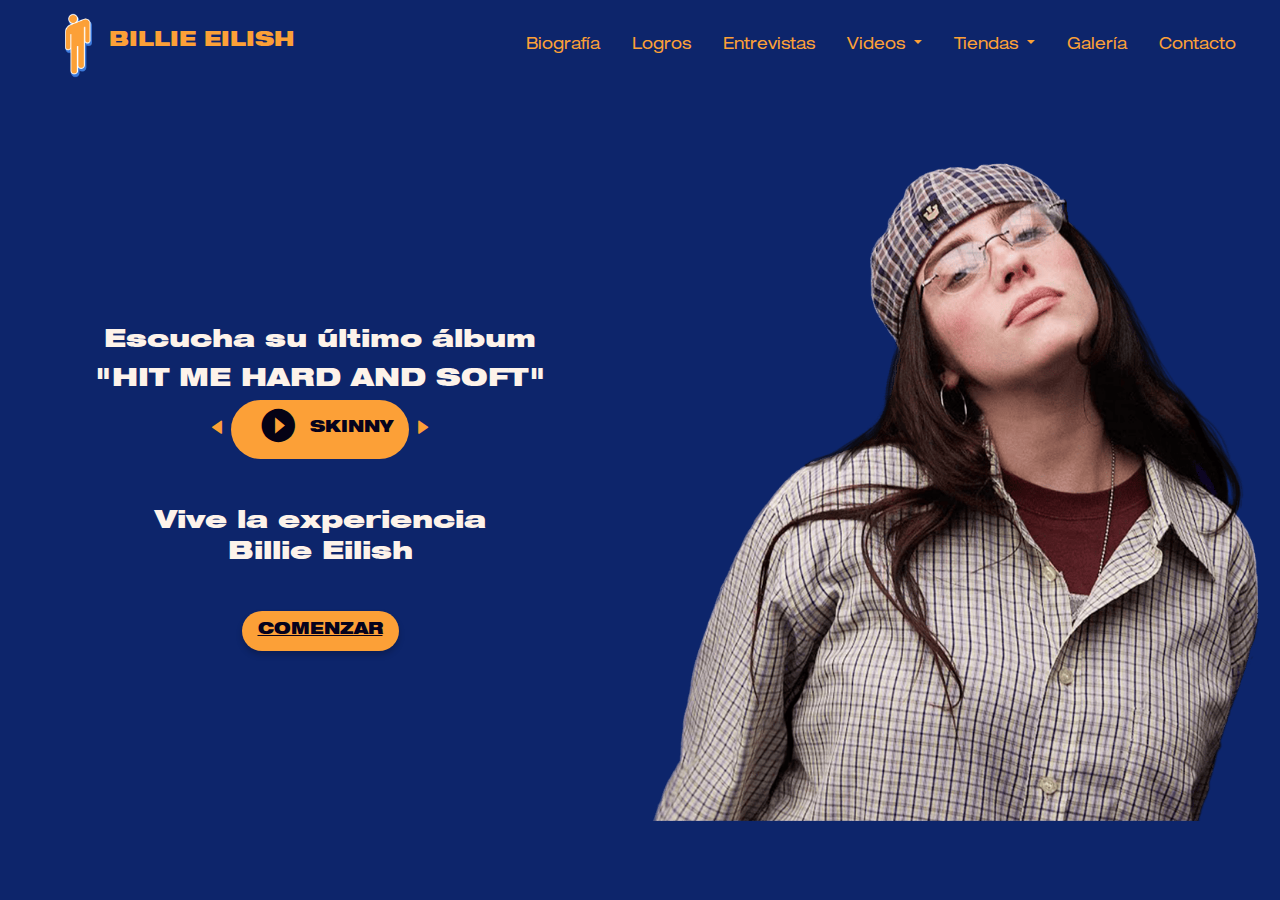
<file: index.html>
<!DOCTYPE html>
<html lang="es">

<head>
    <meta charset="UTF-8">
    <meta name="viewport"
          content="width=device-width, initial-scale=1.0">
    <title>Billie Eilish</title>
    <link href='https://unpkg.com/boxicons@2.1.4/css/boxicons.min.css'
          rel='stylesheet'>
    <link rel="stylesheet"
          href="https://cdn.jsdelivr.net/npm/bootstrap@5.3.3/dist/css/bootstrap.min.css">
    <link rel="icon"
          href="img/logo.png"
          type="image/png">
    <link rel="stylesheet"
          href="css/styles.css">
</head>

<body class="columna blue">
    <!-- CONTENEDOR PRINCIPAL -->
    <div class="contenedor-pricipal container-fluid">
        <!-- INICIO DEL HEADER -->
        <header>
            <!-- MENÚ DE NAVEGACIÓN -->
            <nav class="navbar navbar-expand-lg bg-body-tertiary fixed-top blue">
                <div class="container-fluid">
                    <!-- LOGO Y TÍTULO -->
                    <a class="navbar-brand col-8 col-sm-10 col-md-3 text-center"
                       href="index.html">
                        <div class="logo d-flex align-items-center justify-content-center">
                            <!-- IMAGEN DEL LOGO -->
                            <img src="img/logo.png"
                                 alt="logo billie eilish">
                            <!-- NOMBRE DE LA PÁGINA -->
                            <h1>BILLIE EILISH</h1>
                        </div>
                    </a>
                    <!-- BOTÓN PARA MENÚ RESPONSIVE -->
                    <button class="navbar-toggler col-1"
                            type="button"
                            data-bs-toggle="offcanvas"
                            data-bs-target="#offcanvasNavbar"
                            aria-controls="offcanvasNavbar"
                            aria-label="Toggle navigation">
                        <span><img src="img/dots.png"
                                 alt="menu de puntos"></span>
                    </button>
                    <!-- CONTENIDO DEL MENÚ -->
                    <div class="offcanvas offcanvas-end fondo-menu"
                         tabindex="-1"
                         id="offcanvasNavbar"
                         aria-labelledby="offcanvasNavbarLabel">
                        <div class="offcanvas-header blue">
                            <!-- ENCABEZADO DEL MENÚ -->
                            <div class="offcanvas-title logo d-flex align-items-center justify-content-center"
                                 id="offcanvasNavbarLabel">
                                <img src="img/logo.png"
                                     alt="logo billie eilish">
                                <h5>BILLIE EILISH</h5>
                            </div>
                            <!-- BOTÓN PARA CERRAR EL MENÚ -->
                            <button type="button"
                                    class="btn-close"
                                    data-bs-dismiss="offcanvas"
                                    aria-label="Close"></button>
                        </div>
                        <!-- ELEMENTOS DEL MENÚ DE NAVEGACIÓN -->
                        <div class="offcanvas-body blue">
                            <ul class="navbar-nav justify-content-end flex-grow-1 pe-3">
                                <li class="nav-item">
                                    <a class="nav-link"
                                       href="biografia.html">Biografía</a>
                                </li>
                                <li class="nav-item">
                                    <a class="nav-link"
                                       href="premios.html">Logros</a>
                                </li>
                                <li class="nav-item">
                                    <a class="nav-link"
                                       href="entrevistas.html">Entrevistas</a>
                                </li>
                                <!-- MENÚ DESPLEGABLE PARA VIDEOS -->
                                <li class="nav-item dropdown">
                                    <a class="nav-link dropdown-toggle"
                                       role="button"
                                       data-bs-toggle="dropdown"
                                       aria-expanded="false">
                                        Videos
                                    </a>
                                    <ul class="dropdown-menu blue">
                                        <li>
                                            <a class="dropdown-item"
                                               href="subsecciones-videos/index.html">Discografía</a>
                                        </li>
                                        <li>
                                            <a class="dropdown-item"
                                               href="subsecciones-videos/colaboraciones.html">Colaboraciones</a>
                                        </li>
                                        <li>
                                            <a class="dropdown-item"
                                               href="subsecciones-videos/shows.html">Shows en vivo</a>
                                        </li>
                                    </ul>
                                </li>
                                <!-- MENÚ DESPLEGABLE PARA TIENDAS -->
                                <li class="nav-item dropdown">
                                    <a class="nav-link dropdown-toggle"
                                       role="button"
                                       data-bs-toggle="dropdown"
                                       aria-expanded="false">
                                        Tiendas
                                    </a>
                                    <ul class="dropdown-menu blue">
                                        <li>
                                            <a class="dropdown-item"
                                               href="https://store.billieeilish.com/"
                                               target="_blank">Tienda
                                                Oficial
                                            </a>
                                        </li>
                                        <li>
                                            <a class="dropdown-item"
                                               href="https://billieeilishfragrances.com/?srsltid=AfmBOop1EoSfze6_TD4CdH46yVoaUw0uvXMI5LXQlTJN9Pntm-nxkg8u"
                                               target="_blank">Fragancias
                                                Eilish
                                            </a>
                                        </li>
                                    </ul>
                                </li>
                                <li class="nav-item">
                                    <a class="nav-link"
                                       href="galeria.html">Galería</a>
                                </li>
                                <li class="nav-item">
                                    <a class="nav-link"
                                       aria-current="page"
                                       href="contacto.html">Contacto</a>
                                </li>
                            </ul>
                        </div>
                    </div>
                </div>
            </nav>
        </header>
        <!-- SECCIÓN PRINCIPAL -->
        <main>
            <div class="row align-items-center text-center">
                <div class="col-12 col-lg-6 columna">
                    <p class="neue-93-light font-sm">Escucha su último álbum <br>"HIT ME HARD AND SOFT"</p>
                    <div class="reproductor-musica align-items-center text-center">
                        <!-- Flecha izquierda -->
                        <button id="btn-cancion-anterior"
                                class="btn-musica">
                            <i class="bx bxs-left-arrow bx-flashing orange"></i>
                        </button>
                        <!-- Botones de play/pause -->
                        <div class="estado-cancion align-items-center text-center ">
                            <button id="btn-play"
                                    class="btn-musica align-items-center text-center">
                                <i class="bx-fw bx bxs-caret-right-circle bx-sm dark"></i>
                            </button>
                            <button id="btn-pause"
                                    class="btn-musica align-items-center text-center">
                                <i class='bx bx-pause-circle bx-flashing bx-sm dark'></i>
                            </button>
                            <!-- Nombre de la canción -->
                            <p id="nombre-cancion"
                               class="neue-93-dark">BIRDS OF A FEATHER
                            </p>
                        </div>
                        <!-- Flecha derecha -->
                        <button id="btn-cancion-siguiente"
                                class="btn-musica">
                            <i class="bx bxs-right-arrow bx-flashing  orange"></i>
                        </button>
                        <audio src="sounds/skinny.mp3"
                               id="audio-cancion"></audio>
                    </div>

                    <h4 class="neue-93-light"> Vive la experiencia <br> Billie Eilish </h4>
                    <a href="biografia.html"
                       class="btn-comenzar neue-93-dark">COMENZAR</a>
                </div>
                <div class="col-12 col-lg-6 ">
                    <img src="img/billie-landing.png"
                         alt="imagen billie eilish"
                         class="img-billie-landing ">
                </div>
            </div>
        </main>
    </div>
    <script src="https://cdn.jsdelivr.net/npm/bootstrap@5.3.3/dist/js/bootstrap.bundle.min.js"
            integrity="sha384-YvpcrYf0tY3lHB60NNkmXc5s9fDVZLESaAA55NDzOxhy9GkcIdslK1eN7N6jIeHz"
            crossorigin="anonymous"></script>
    <script src="js/main.js"></script>
</body>

</html>
</file>
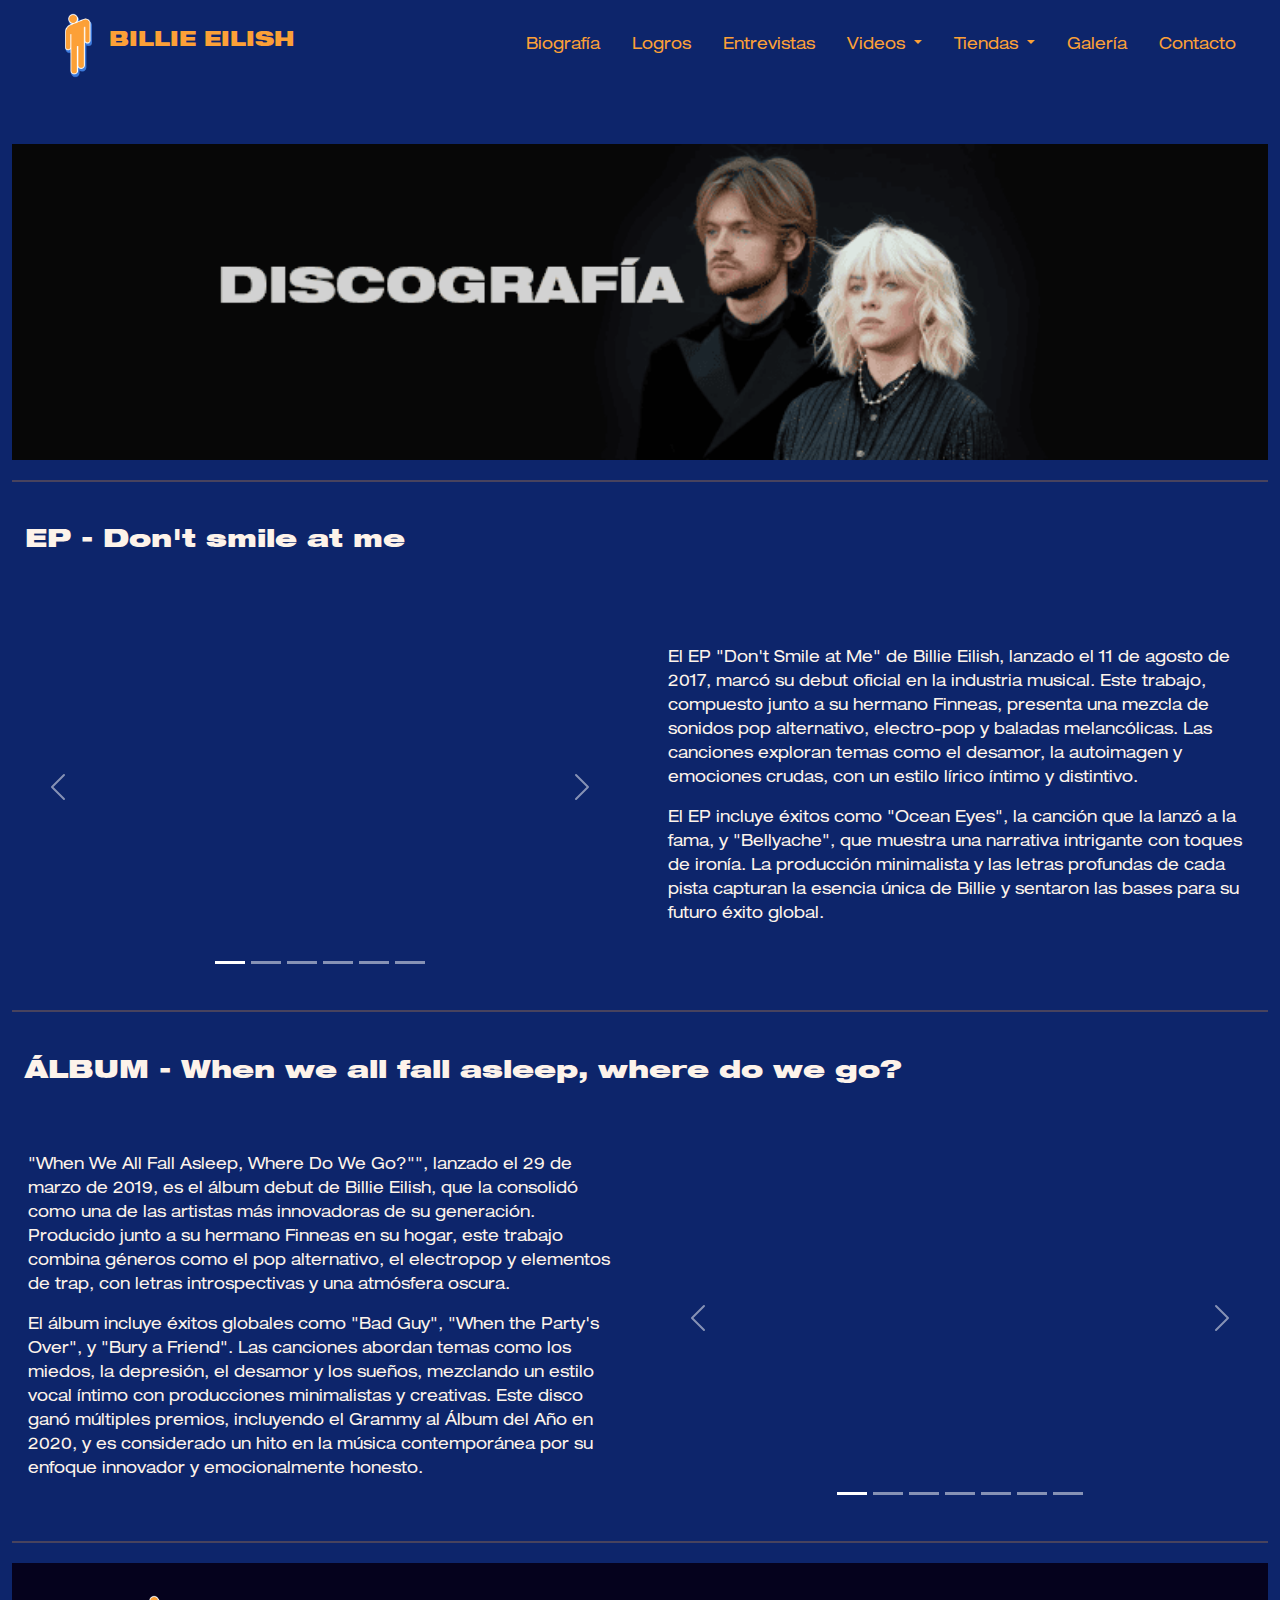
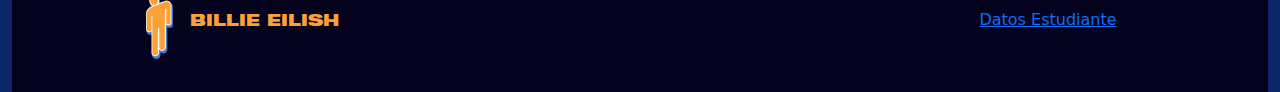
<file: subsecciones-videos/index.html>
<!DOCTYPE html>
<html lang="es">

<head>
    <meta charset="UTF-8">
    <meta name="viewport"
          content="width=device-width, initial-scale=1.0">
    <title>Billie Eilish | Discografía</title>
    <link rel="stylesheet"
          href="https://cdn.jsdelivr.net/npm/bootstrap@5.3.3/dist/css/bootstrap.min.css">
    <link rel="icon"
          href="../img/logo.png"
          type="image/png">
    <link rel="stylesheet"
          href="../css/styles.css">
</head>

<body class="columna blue">
    <!-- CONTENEDOR PRINCIPAL -->
    <div class="contenedor-pricipal container-fluid">
        <!-- INICIO DEL HEADER -->
        <header>
            <!-- MENÚ DE NAVEGACIÓN -->
            <nav class="navbar navbar-expand-lg bg-body-tertiary fixed-top blue">
                <div class="container-fluid">
                    <!-- LOGO Y TÍTULO -->
                    <a class="navbar-brand col-8 col-sm-10 col-md-3 text-center"
                       href="../index.html">
                        <div class="logo d-flex align-items-center justify-content-center">
                            <!-- IMAGEN DEL LOGO -->
                            <img src="../img/logo.png"
                                 alt="logo billie eilish">
                            <!-- NOMBRE DE LA PÁGINA -->
                            <h1>BILLIE EILISH</h1>
                        </div>
                    </a>
                    <!-- BOTÓN PARA MENÚ RESPONSIVE -->
                    <button class="navbar-toggler col-1"
                            type="button"
                            data-bs-toggle="offcanvas"
                            data-bs-target="#offcanvasNavbar"
                            aria-controls="offcanvasNavbar"
                            aria-label="Toggle navigation">
                        <span><img src="../img/dots.png"
                                 alt="menu de puntos"></span>
                    </button>
                    <!-- CONTENIDO DEL MENÚ -->
                    <div class="offcanvas offcanvas-end fondo-menu"
                         tabindex="-1"
                         id="offcanvasNavbar"
                         aria-labelledby="offcanvasNavbarLabel">
                        <div class="offcanvas-header blue">
                            <!-- ENCABEZADO DEL MENÚ -->
                            <div class="offcanvas-title logo d-flex align-items-center justify-content-center"
                                 id="offcanvasNavbarLabel">
                                <img src="../img/logo.png"
                                     alt="logo billie eilish">
                                <h5>BILLIE EILISH</h5>
                            </div>
                            <!-- BOTÓN PARA CERRAR EL MENÚ -->
                            <button type="button"
                                    class="btn-close"
                                    data-bs-dismiss="offcanvas"
                                    aria-label="Close"></button>
                        </div>
                        <!-- ELEMENTOS DEL MENÚ DE NAVEGACIÓN -->
                        <div class="offcanvas-body blue">
                            <ul class="navbar-nav justify-content-end flex-grow-1 pe-3">
                                <li class="nav-item">
                                    <a class="nav-link"
                                       href="../biografia.html">Biografía</a>
                                </li>
                                <li class="nav-item">
                                    <a class="nav-link"
                                       href="../premios.html">Logros</a>
                                </li>
                                <li class="nav-item">
                                    <a class="nav-link"
                                       href="../entrevistas.html">Entrevistas</a>
                                </li>
                                <!-- MENÚ DESPLEGABLE PARA VIDEOS -->
                                <li class="nav-item dropdown">
                                    <a class="nav-link dropdown-toggle"
                                       role="button"
                                       data-bs-toggle="dropdown"
                                       aria-expanded="false">
                                        Videos
                                    </a>
                                    <ul class="dropdown-menu blue">
                                        <li>
                                            <a class="dropdown-item"
                                               href="index.html">Discografía</a>
                                        </li>
                                        <li>
                                            <a class="dropdown-item"
                                               href="colaboraciones.html">Colaboraciones</a>
                                        </li>
                                        <li>
                                            <a class="dropdown-item"
                                               href="shows.html">Shows en vivo</a>
                                        </li>
                                    </ul>
                                </li>
                                <!-- MENÚ DESPLEGABLE PARA TIENDAS -->
                                <li class="nav-item dropdown">
                                    <a class="nav-link dropdown-toggle"
                                       role="button"
                                       data-bs-toggle="dropdown"
                                       aria-expanded="false">
                                        Tiendas
                                    </a>
                                    <ul class="dropdown-menu blue">
                                        <li>
                                            <a class="dropdown-item"
                                               href="https://store.billieeilish.com/"
                                               target="_blank">Tienda
                                                Oficial
                                            </a>
                                        </li>
                                        <li>
                                            <a class="dropdown-item"
                                               href="https://billieeilishfragrances.com/?srsltid=AfmBOop1EoSfze6_TD4CdH46yVoaUw0uvXMI5LXQlTJN9Pntm-nxkg8u"
                                               target="_blank">Fragancias
                                                Eilish
                                            </a>
                                        </li>
                                    </ul>
                                </li>
                                <li class="nav-item">
                                    <a class="nav-link"
                                       href="../galeria.html">Galería</a>
                                </li>
                                <li class="nav-item">
                                    <a class="nav-link"
                                       aria-current="page"
                                       href="../contacto.html">Contacto</a>
                                </li>
                            </ul>
                        </div>
                    </div>
                </div>
            </nav>
        </header>
        <!-- SECCIÓN PRINCIPAL -->
        <main>
            <!-- BANNER PRINCIPAL -->
            <img src="img-subsecciones/bannerr-discografia.png"
                 alt="banner seccion discografía"
                 class="col-12">
            <hr>
            <!-- DONT SMILE AT ME -->
            <div class="row align-items-center">
                <div class="col-12">
                    <h2 class="neue-93-light">EP - Don't smile at me</h2>
                </div>
                <div class="col-12 col-md-6">
                    <div id="carouselEP"
                         class="carousel slide"
                         data-bs-ride="carousel">
                        <div class="carousel-indicators">
                            <button type="button"
                                    data-bs-target="#carouselExampleIndicators"
                                    data-bs-slide-to="0"
                                    class="active"
                                    aria-current="true"
                                    aria-label="Slide 1">
                            </button>
                            <button type="button"
                                    data-bs-target="#carouselExampleIndicators"
                                    data-bs-slide-to="1"
                                    aria-label="Slide 2">
                            </button>
                            <button type="button"
                                    data-bs-target="#carouselExampleIndicators"
                                    data-bs-slide-to="2"
                                    aria-label="Slide 3">
                            </button>
                            <button type="button"
                                    data-bs-target="#carouselExampleIndicators"
                                    data-bs-slide-to="3"
                                    aria-label="Slide 4">
                            </button>
                            <button type="button"
                                    data-bs-target="#carouselExampleIndicators"
                                    data-bs-slide-to="4"
                                    aria-label="Slide 5">
                            </button>
                            <button type="button"
                                    data-bs-target="#carouselExampleIndicators"
                                    data-bs-slide-to="5"
                                    aria-label="Slide 1">
                            </button>
                        </div>
                        <div class="carousel-inner">
                            <div class="carousel-item active">
                                <iframe class="videos-musicales"
                                        src="https://drive.google.com/file/d/1pH3qOBZ432paM4kZhI7WveitTdxq5u_R/preview"
                                        allow="autoplay">
                                </iframe>
                            </div>
                            <div class="carousel-item">
                                <iframe src="https://drive.google.com/file/d/1jDQcu2oetmFkk4ShjYL0tU1S6bcSIEIH/preview"
                                        allow="autoplay"
                                        allowfullscreen
                                        class="videos-musicales">
                                </iframe>
                            </div>
                            <div class="carousel-item">
                                <iframe src="https://drive.google.com/file/d/1hsJSsi5-Z5zsOp_alCRh5N5WoF5W6uyJ/preview"
                                        allow="autoplay"
                                        allowfullscreen
                                        class="videos-musicales">
                                </iframe>
                            </div>
                            <div class="carousel-item ">
                                <iframe src="https://drive.google.com/file/d/1r6uNC3_mxhUQ4vlB1E87gxZH5p3pC-TQ/preview"
                                        allow="autoplay"
                                        allowfullscreen
                                        class="videos-musicales">
                                </iframe>
                            </div>
                            <div class="carousel-item ">
                                <iframe src="https://drive.google.com/file/d/1vol0btaTJLJvNKF-g07y56GIk2NNSpo5/preview"
                                        allow="autoplay"
                                        allowfullscreen
                                        class="videos-musicales">
                                </iframe>
                            </div>
                            <div class="carousel-item ">
                                <iframe src="https://drive.google.com/file/d/1vp-uRSgbsKc2bNhhgXMaa4Sn2rGh0xbM/preview"
                                        allow="autoplay"
                                        allowfullscreen
                                        class="videos-musicales">
                                </iframe>
                            </div>
                        </div>
                        <button class="carousel-control-prev"
                                type="button"
                                data-bs-target="#carouselEP"
                                data-bs-slide="prev">
                            <span class="carousel-control-prev-icon"
                                  aria-hidden="true"></span>
                            <span class="visually-hidden">Previous</span>
                        </button>
                        <button class="carousel-control-next"
                                type="button"
                                data-bs-target="#carouselEP"
                                data-bs-slide="next">
                            <span class="carousel-control-next-icon"
                                  aria-hidden="true"></span>
                            <span class="visually-hidden">Next</span>
                        </button>
                    </div>
                </div>
                <div class="col-12 col-md-6">
                    <p class="neue-53-light">
                        El EP "Don't Smile at Me" de Billie Eilish, lanzado el 11 de agosto de 2017, marcó su debut oficial en la industria musical. Este trabajo, compuesto junto a su hermano Finneas,
                        presenta una mezcla de sonidos pop alternativo, electro-pop y baladas melancólicas. Las canciones exploran temas como el desamor, la autoimagen y emociones crudas, con un
                        estilo lírico íntimo y distintivo.
                    </p>
                    <p class="neue-53-light">
                        El EP incluye éxitos como "Ocean Eyes", la canción que la lanzó a la fama, y "Bellyache", que muestra una narrativa intrigante con toques de ironía. La producción minimalista y
                        las letras profundas de cada pista capturan la esencia única de Billie y sentaron las bases para su futuro éxito global.
                    </p>
                </div>
            </div>
            <hr>
            <!-- WHEN WE ALL FALL ASLEEP WHERE DO WE GO -->
            <div class="row align-items-center">
                <div class="col-12">
                    <h2 class="neue-93-light">ÁLBUM - When we all fall asleep, where do we go?</h2>
                </div>
                <div class="col-12 col-md-6">
                    <p class="neue-53-light">
                        "When We All Fall Asleep, Where Do We Go?"", lanzado el 29 de marzo de 2019, es el álbum debut de Billie Eilish, que la consolidó como una de las artistas más innovadoras de su
                        generación. Producido junto a su hermano Finneas en su hogar, este trabajo combina géneros como el pop alternativo, el electropop y elementos de trap, con letras introspectivas
                        y una atmósfera oscura.
                    </p>
                    <p class="neue-53-light">
                        El álbum incluye éxitos globales como "Bad Guy", "When the Party's Over", y "Bury a Friend". Las canciones abordan temas como los miedos, la depresión, el desamor y los sueños,
                        mezclando un estilo vocal íntimo con producciones minimalistas y creativas. Este disco ganó múltiples premios, incluyendo el Grammy al Álbum del Año en 2020, y es considerado
                        un hito en la música contemporánea por su enfoque innovador y emocionalmente honesto.
                    </p>
                </div>
                <div class="col-12 col-md-6">
                    <div id="carouselWDWG"
                         class="carousel slide"
                         data-bs-ride="carousel">
                        <div class="carousel-indicators">
                            <button type="button"
                                    data-bs-target="#carouselExampleIndicators"
                                    data-bs-slide-to="0"
                                    class="active"
                                    aria-current="true"
                                    aria-label="Slide 1">
                            </button>
                            <button type="button"
                                    data-bs-target="#carouselExampleIndicators"
                                    data-bs-slide-to="1"
                                    aria-label="Slide 2">
                            </button>
                            <button type="button"
                                    data-bs-target="#carouselExampleIndicators"
                                    data-bs-slide-to="2"
                                    aria-label="Slide 3">
                            </button>
                            <button type="button"
                                    data-bs-target="#carouselExampleIndicators"
                                    data-bs-slide-to="3"
                                    aria-label="Slide 4">
                            </button>
                            <button type="button"
                                    data-bs-target="#carouselExampleIndicators"
                                    data-bs-slide-to="4"
                                    aria-label="Slide 5">
                            </button>
                            <button type="button"
                                    data-bs-target="#carouselExampleIndicators"
                                    data-bs-slide-to="5"
                                    aria-label="Slide 6">
                            </button>
                            <button type="button"
                                    data-bs-target="#carouselExampleIndicators"
                                    data-bs-slide-to="6"
                                    aria-label="Slide 1">
                            </button>
                        </div>
                        <div class="carousel-inner">
                            <div class="carousel-item active">
                                <iframe src="https://drive.google.com/file/d/1EHVayC7grNu8PWW-_k0PQ8XDjiRJdo7x/preview"
                                        allow="autoplay"
                                        class="videos-musicales">
                                </iframe>
                            </div>
                            <div class="carousel-item">
                                <iframe src="https://drive.google.com/file/d/1R5aa3ZCbOZSGLN1eT7ndNYzEu0E3NIPO/preview"
                                        allow="autoplay"
                                        allowfullscreen
                                        class="videos-musicales">
                                </iframe>
                            </div>
                            <div class="carousel-item">
                                <iframe src="https://drive.google.com/file/d/1AuaZUcuOy5wJXLV1pNjrSKbaHnOoXdhy/preview"
                                        allow="autoplay"
                                        allowfullscreen
                                        class="videos-musicales">
                                </iframe>
                            </div>
                            <div class="carousel-item ">
                                <iframe src="https://drive.google.com/file/d/1MmzDN1KlJ5f7BpQfG-nm43SwyNMSYEeM/preview"
                                        allow="autoplay"
                                        allowfullscreen
                                        class="videos-musicales">
                                </iframe>
                            </div>
                            <div class="carousel-item ">
                                <iframe src="https://drive.google.com/file/d/1PQHUXynvorziZE35ENs_yocfjWZFR-wN/preview"
                                        allow="autoplay"
                                        allowfullscreen
                                        class="videos-musicales">
                                </iframe>
                            </div>
                            <div class="carousel-item ">
                                <iframe src="https://drive.google.com/file/d/1QD6iCC7yzSNNyyor9UejLaPsH2gLiJP-/preview"
                                        allow="autoplay"
                                        allowfullscreen
                                        class="videos-musicales">
                                </iframe>
                            </div>
                            <div class="carousel-item ">
                                <iframe src="https://drive.google.com/file/d/1ZpFbGttlFgIEtQOBSChHKNWohx8l2FPL/preview"
                                        allow="autoplay"
                                        allowfullscreen
                                        class="videos-musicales">
                                </iframe>
                            </div>
                        </div>
                        <button class="carousel-control-prev"
                                type="button"
                                data-bs-target="#carouselWDWG"
                                data-bs-slide="prev">
                            <span class="carousel-control-prev-icon"
                                  aria-hidden="true"></span>
                            <span class="visually-hidden">Previous</span>
                        </button>
                        <button class="carousel-control-next"
                                type="button"
                                data-bs-target="#carouselWDWG"
                                data-bs-slide="next">
                            <span class="carousel-control-next-icon"
                                  aria-hidden="true"></span>
                            <span class="visually-hidden">Next</span>
                        </button>
                    </div>
                </div>

            </div>
            <hr>

        </main>
        <!-- FOOTER -->
        <footer id="footer-info"
                class="d-flex flex-wrap justify-content-between align-items-center py-3 my-4">
            <!-- CONTENEDOR PRINCIPAL DEL FOOTER -->

            <div class="col-12 col-lg-4 d-flex align-items-center justify-content-center">
                <!-- SECCIÓN IZQUIERDA LOGO -->
                <a class="navbar-brand col-8 col-sm-10 col-md-3 text-center"
                   href="../index.html">
                    <div class="logo d-flex align-items-center justify-content-center">
                        <!-- LOGO -->
                        <img src="../img/logo.png"
                             alt="logo billie eilish">
                        <h5>BILLIE EILISH</h5>
                    </div>
                </a>
            </div>

            <div class="col-12 col-lg-4 d-flex align-items-center justify-content-center text-center">
                <!-- SECCIÓN DERECHA ENLACE A PÁGINA SECUNDARIA -->
                <p class="col-6">
                    <a href="../estudiante.html">Datos Estudiante</a>
                </p>
            </div>
        </footer>
        <!-- IMPORTACIÓN DE LA LIBRERÍA DE BOOTSTRAP PARA DISEÑO Y FUNCIONALIDADES JS -->
        <script src="https://cdn.jsdelivr.net/npm/bootstrap@5.3.3/dist/js/bootstrap.bundle.min.js"></script>
    </div>
</body>

</html>
</file>
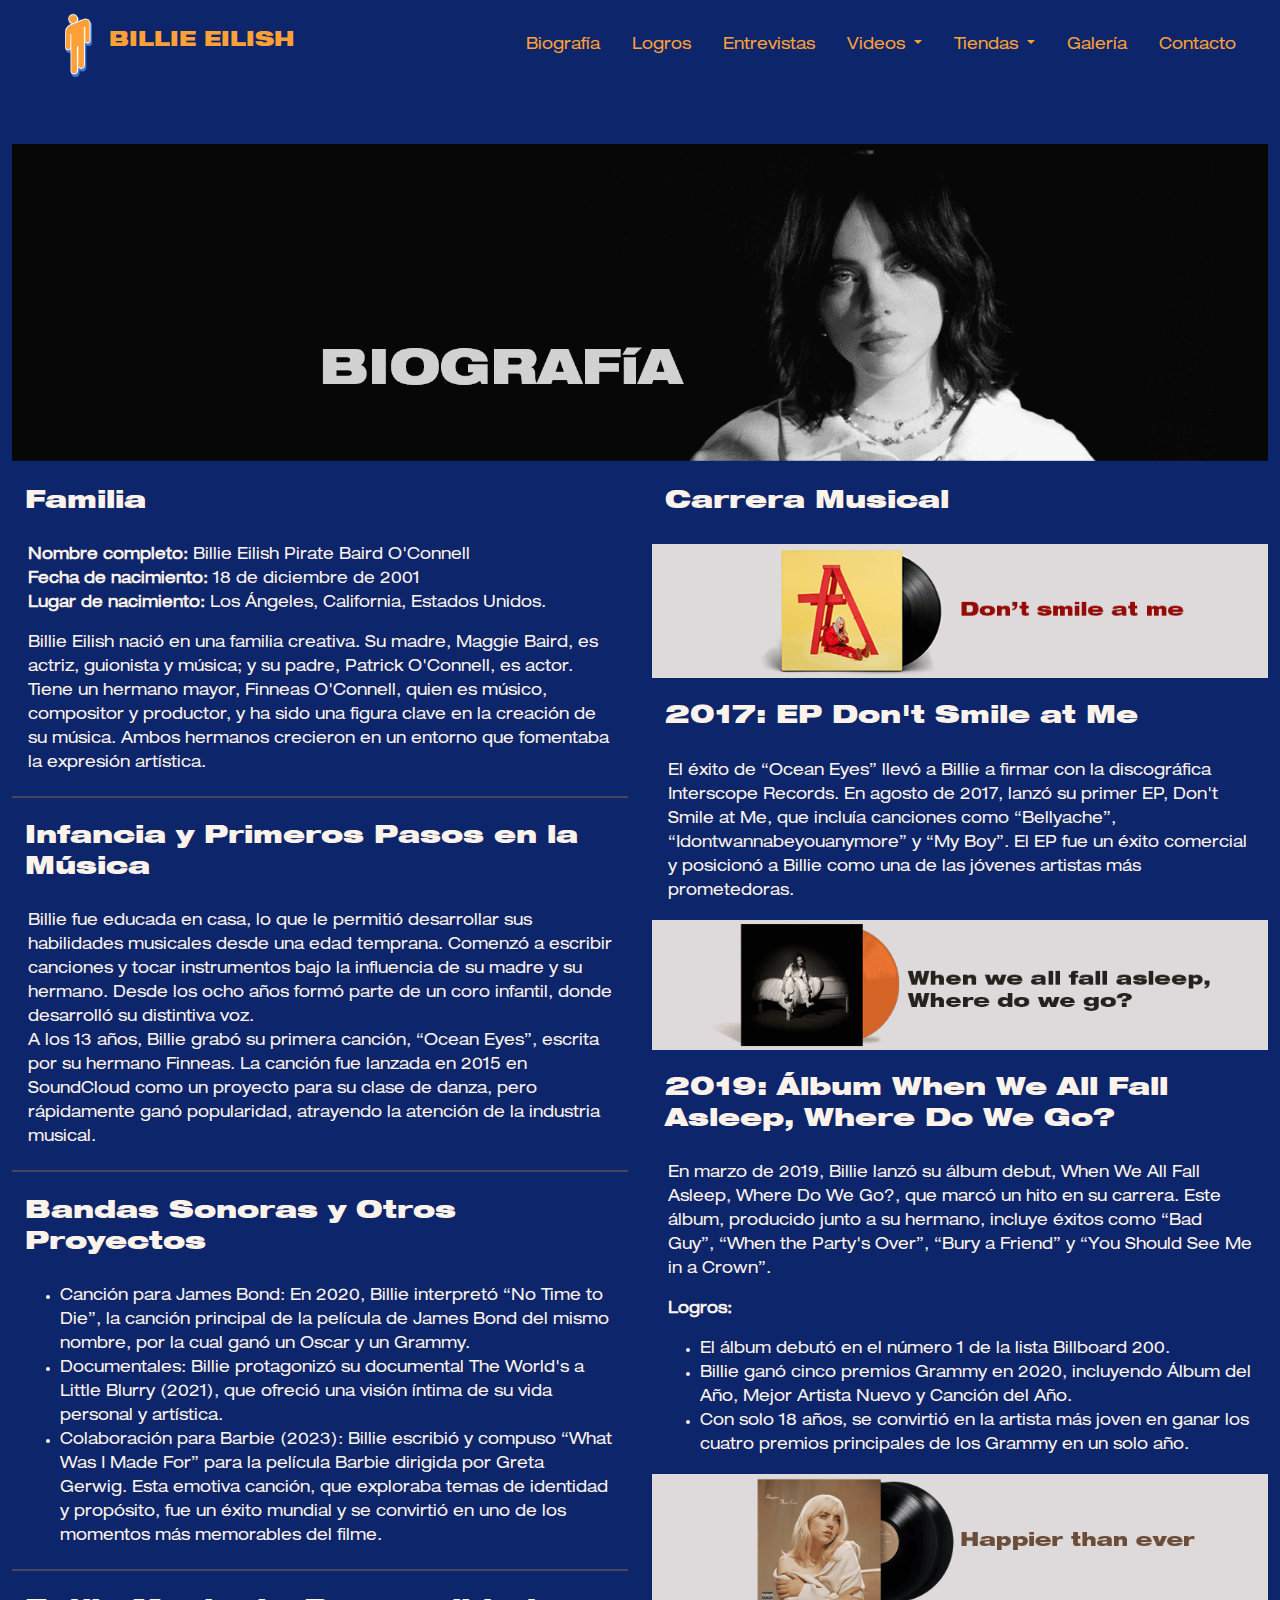
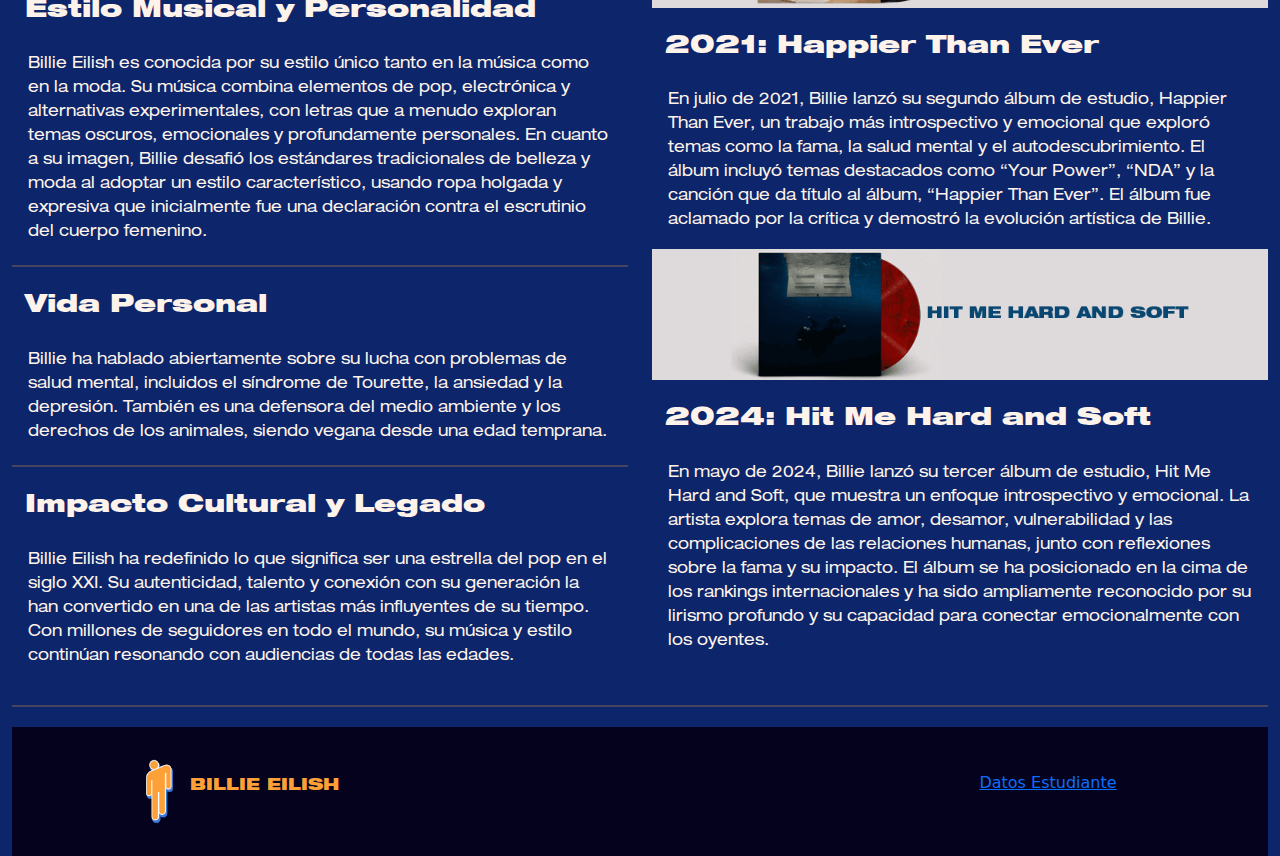
<file: biografia.html>
<!DOCTYPE html>
<html lang="es">

<head>
    <meta charset="UTF-8">
    <meta name="viewport"
          content="width=device-width, initial-scale=1.0">
    <title>Billie Eilish | Biografía</title>
    <link rel="stylesheet"
          href="https://cdn.jsdelivr.net/npm/bootstrap@5.3.3/dist/css/bootstrap.min.css">
    <link rel="icon"
          href="img/logo.png"
          type="image/png">
    <link rel="stylesheet"
          href="css/styles.css">
</head>

<body class="columna blue">
    <!-- CONTENEDOR PRINCIPAL -->
    <div class="contenedor-pricipal container-fluid">
        <!-- INICIO DEL HEADER -->
        <header>
            <!-- MENÚ DE NAVEGACIÓN -->
            <nav class="navbar navbar-expand-lg bg-body-tertiary fixed-top blue">
                <div class="container-fluid">
                    <!-- LOGO Y TÍTULO -->
                    <a class="navbar-brand col-8 col-sm-10 col-md-3 text-center"
                       href="index.html">
                        <div class="logo d-flex align-items-center justify-content-center">
                            <!-- IMAGEN DEL LOGO -->
                            <img src="img/logo.png"
                                 alt="logo billie eilish">
                            <!-- NOMBRE DE LA PÁGINA -->
                            <h1>BILLIE EILISH</h1>
                        </div>
                    </a>
                    <!-- BOTÓN PARA MENÚ RESPONSIVE -->
                    <button class="navbar-toggler col-1"
                            type="button"
                            data-bs-toggle="offcanvas"
                            data-bs-target="#offcanvasNavbar"
                            aria-controls="offcanvasNavbar"
                            aria-label="Toggle navigation">
                        <span><img src="img/dots.png"
                                 alt="menu de puntos"></span>
                    </button>
                    <!-- CONTENIDO DEL MENÚ -->
                    <div class="offcanvas offcanvas-end fondo-menu"
                         tabindex="-1"
                         id="offcanvasNavbar"
                         aria-labelledby="offcanvasNavbarLabel">
                        <div class="offcanvas-header blue">
                            <!-- ENCABEZADO DEL MENÚ -->
                            <div class="offcanvas-title logo d-flex align-items-center justify-content-center"
                                 id="offcanvasNavbarLabel">
                                <img src="img/logo.png"
                                     alt="logo billie eilish">
                                <h5>BILLIE EILISH</h5>
                            </div>
                            <!-- BOTÓN PARA CERRAR EL MENÚ -->
                            <button type="button"
                                    class="btn-close"
                                    data-bs-dismiss="offcanvas"
                                    aria-label="Close"></button>
                        </div>
                        <!-- ELEMENTOS DEL MENÚ DE NAVEGACIÓN -->
                        <div class="offcanvas-body blue">
                            <ul class="navbar-nav justify-content-end flex-grow-1 pe-3">
                                <li class="nav-item">
                                    <a class="nav-link"
                                       href="biografia.html">Biografía</a>
                                </li>
                                <li class="nav-item">
                                    <a class="nav-link"
                                       href="premios.html">Logros</a>
                                </li>
                                <li class="nav-item">
                                    <a class="nav-link"
                                       href="entrevistas.html">Entrevistas</a>
                                </li>
                                <!-- MENÚ DESPLEGABLE PARA VIDEOS -->
                                <li class="nav-item dropdown">
                                    <a class="nav-link dropdown-toggle"
                                       role="button"
                                       data-bs-toggle="dropdown"
                                       aria-expanded="false">
                                        Videos
                                    </a>
                                    <ul class="dropdown-menu blue">
                                        <li>
                                            <a class="dropdown-item"
                                               href="subsecciones-videos/index.html">Discografía</a>
                                        </li>
                                        <li>
                                            <a class="dropdown-item"
                                               href="subsecciones-videos/colaboraciones.html">Colaboraciones</a>
                                        </li>
                                        <li>
                                            <a class="dropdown-item"
                                               href="subsecciones-videos/shows.html">Shows en vivo</a>
                                        </li>
                                    </ul>
                                </li>
                                <!-- MENÚ DESPLEGABLE PARA TIENDAS -->
                                <li class="nav-item dropdown">
                                    <a class="nav-link dropdown-toggle"
                                       role="button"
                                       data-bs-toggle="dropdown"
                                       aria-expanded="false">
                                        Tiendas
                                    </a>
                                    <ul class="dropdown-menu blue">
                                        <li>
                                            <a class="dropdown-item"
                                               href="https://store.billieeilish.com/"
                                               target="_blank">Tienda
                                                Oficial
                                            </a>
                                        </li>
                                        <li>
                                            <a class="dropdown-item"
                                               href="https://billieeilishfragrances.com/?srsltid=AfmBOop1EoSfze6_TD4CdH46yVoaUw0uvXMI5LXQlTJN9Pntm-nxkg8u"
                                               target="_blank">Fragancias
                                                Eilish
                                            </a>
                                        </li>
                                    </ul>
                                </li>
                                <li class="nav-item">
                                    <a class="nav-link"
                                       href="galeria.html">Galería</a>
                                </li>
                                <li class="nav-item">
                                    <a class="nav-link"
                                       aria-current="page"
                                       href="contacto.html">Contacto</a>
                                </li>
                            </ul>
                        </div>
                    </div>
                </div>
            </nav>
        </header>
        <!-- SECCIÓN PRINCIPAL -->
        <main>
            <!-- BANNER PRINCIPAL -->
            <img src="img/banner-biografia.png"
                 alt="banner seccion de biografía"
                 class="col-12">
            <div class="row align-items-start">
                <div class="col-12 col-lg-6">
                    <h2 class="neue-93-light">Familia</h2>
                    <p class="neue-53-light">
                        <strong>Nombre completo:</strong>
                        Billie Eilish Pirate Baird O'Connell
                        <br>
                        <strong>Fecha de nacimiento:</strong>
                        18 de diciembre de 2001
                        <br>
                        <strong>Lugar de nacimiento:</strong>
                        Los Ángeles, California, Estados Unidos.
                    </p>
                    <p class="neue-53-light">
                        Billie Eilish nació en una familia creativa. Su madre, Maggie
                        Baird, es actriz, guionista y música; y su padre, Patrick
                        O'Connell, es actor. Tiene un hermano mayor, Finneas O'Connell,
                        quien es músico, compositor y productor, y ha sido una figura
                        clave en la creación de su música. Ambos hermanos crecieron en un
                        entorno que fomentaba la expresión artística.
                    </p>
                    <hr>
                    <h2 class="neue-93-light">
                        Infancia y Primeros Pasos en la Música
                    </h2>
                    <p class="neue-53-light">
                        Billie fue educada en casa, lo que le permitió desarrollar sus
                        habilidades musicales desde una edad temprana. Comenzó a escribir
                        canciones y tocar instrumentos bajo la influencia de su madre y su
                        hermano. Desde los ocho años formó parte de un coro infantil,
                        donde desarrolló su distintiva voz.
                        <br>
                        A los 13 años, Billie grabó su primera canción, “Ocean Eyes”,
                        escrita por su hermano Finneas. La canción fue lanzada en 2015 en
                        SoundCloud como un proyecto para su clase de danza, pero
                        rápidamente ganó popularidad, atrayendo la atención de la
                        industria musical.
                    </p>
                    <hr>
                    <h2 class="neue-93-light">Bandas Sonoras y Otros Proyectos</h2>
                    <ul class="neue-53-light">
                        <li>
                            Canción para James Bond: En 2020, Billie interpretó “No Time to
                            Die”, la canción principal de la película de James Bond del
                            mismo nombre, por la cual ganó un Oscar y un Grammy.
                        </li>
                        <li>
                            Documentales: Billie protagonizó su documental The World's a
                            Little Blurry (2021), que ofreció una visión íntima de su vida
                            personal y artística.
                        </li>
                        <li>
                            Colaboración para Barbie (2023): Billie escribió y compuso “What
                            Was I Made For” para la película Barbie dirigida por Greta
                            Gerwig. Esta emotiva canción, que exploraba temas de identidad y
                            propósito, fue un éxito mundial y se convirtió en uno de los
                            momentos más memorables del filme.
                        </li>
                    </ul>
                    <hr>
                    <h2 class="neue-93-light">Estilo Musical y Personalidad</h2>
                    <p class="neue-53-light">
                        Billie Eilish es conocida por su estilo único tanto en la música
                        como en la moda. Su música combina elementos de pop, electrónica y
                        alternativas experimentales, con letras que a menudo exploran
                        temas oscuros, emocionales y profundamente personales. En cuanto a
                        su imagen, Billie desafió los estándares tradicionales de belleza
                        y moda al adoptar un estilo característico, usando ropa holgada y
                        expresiva que inicialmente fue una declaración contra el
                        escrutinio del cuerpo femenino.
                    </p>
                    <hr>
                    <h2 class="neue-93-light">Vida Personal</h2>
                    <p class="neue-53-light">
                        Billie ha hablado abiertamente sobre su lucha con problemas de
                        salud mental, incluidos el síndrome de Tourette, la ansiedad y la
                        depresión. También es una defensora del medio ambiente y los
                        derechos de los animales, siendo vegana desde una edad temprana.
                    </p>
                    <hr>
                    <h2 class="neue-93-light">Impacto Cultural y Legado</h2>
                    <p class="neue-53-light">
                        Billie Eilish ha redefinido lo que significa ser una estrella del
                        pop en el siglo XXI. Su autenticidad, talento y conexión con su
                        generación la han convertido en una de las artistas más
                        influyentes de su tiempo. Con millones de seguidores en todo el
                        mundo, su música y estilo continúan resonando con audiencias de
                        todas las edades.
                    </p>
                </div>
                <div class="col-12 col-lg-6">
                    <h2 class="neue-93-light">Carrera Musical</h2>
                    <img src="img/discografia/dont-smile-at-me.png"
                         alt="banner del disco de 'dont smile at me'"
                         class="col-12">
                    <h3 class="neue-93-light">2017: EP Don't Smile at Me</h3>

                    <p class="neue-53-light">
                        El éxito de “Ocean Eyes” llevó a Billie a firmar con la
                        discográfica Interscope Records. En agosto de 2017, lanzó su
                        primer EP, Don't Smile at Me, que incluía canciones como
                        “Bellyache”, “Idontwannabeyouanymore” y “My Boy”. El EP fue un
                        éxito comercial y posicionó a Billie como una de las jóvenes
                        artistas más prometedoras.
                    </p>
                    <img src="img/discografia/wwafa-wdwg.png"
                         alt="banner del disco de 'when we all fall asleep, where do we go?'"
                         class="col-12">
                    <h3 class="neue-93-light">
                        2019: Álbum When We All Fall Asleep, Where Do We Go?
                    </h3>

                    <p class="neue-53-light">
                        En marzo de 2019, Billie lanzó su álbum debut, When We All Fall
                        Asleep, Where Do We Go?, que marcó un hito en su carrera. Este
                        álbum, producido junto a su hermano, incluye éxitos como “Bad
                        Guy”, “When the Party's Over”, “Bury a Friend” y “You Should See
                        Me in a Crown”.
                    </p>
                    <p class="neue-53-light"><strong>Logros:</strong></p>
                    <ul class="neue-53-light">
                        <li>El álbum debutó en el número 1 de la lista Billboard 200.</li>
                        <li>
                            Billie ganó cinco premios Grammy en 2020, incluyendo Álbum del
                            Año, Mejor Artista Nuevo y Canción del Año.
                        </li>
                        <li>
                            Con solo 18 años, se convirtió en la artista más joven en ganar
                            los cuatro premios principales de los Grammy en un solo año.
                        </li>
                    </ul>
                    <img src="img/discografia/happier-than-ever.png"
                         alt="banner del disco de 'happier then ever'"
                         class="col-12">
                    <h3 class="neue-93-light">2021: Happier Than Ever</h3>
                    <p class="neue-53-light">
                        En julio de 2021, Billie lanzó su segundo álbum de estudio,
                        Happier Than Ever, un trabajo más introspectivo y emocional que
                        exploró temas como la fama, la salud mental y el
                        autodescubrimiento. El álbum incluyó temas destacados como “Your
                        Power”, “NDA” y la canción que da título al álbum, “Happier Than
                        Ever”. El álbum fue aclamado por la crítica y demostró la
                        evolución artística de Billie.
                    </p>
                    <img src="img/discografia/hit-me-hard-and-soft.png"
                         alt="banner del disco de 'hit me hard and soft'"
                         class="col-12">
                    <h3 class="neue-93-light">2024: Hit Me Hard and Soft</h3>
                    <p class="neue-53-light">
                        En mayo de 2024, Billie lanzó su tercer álbum de estudio, Hit Me
                        Hard and Soft, que muestra un enfoque introspectivo y emocional.
                        La artista explora temas de amor, desamor, vulnerabilidad y las
                        complicaciones de las relaciones humanas, junto con reflexiones
                        sobre la fama y su impacto. El álbum se ha posicionado en la cima
                        de los rankings internacionales y ha sido ampliamente reconocido
                        por su lirismo profundo y su capacidad para conectar
                        emocionalmente con los oyentes.
                    </p>
                </div>
            </div>
            <hr>
        </main>
        <!-- FOOTER -->
        <footer id="footer-info"
                class="d-flex flex-wrap justify-content-between align-items-center py-3 my-4">
            <!-- CONTENEDOR PRINCIPAL DEL FOOTER -->

            <div class="col-12 col-lg-4 d-flex align-items-center justify-content-center">
                <!-- SECCIÓN IZQUIERDA LOGO -->
                <a class="navbar-brand col-8 col-sm-10 col-md-3 text-center"
                   href="index.html">
                    <div class="logo d-flex align-items-center justify-content-center">
                        <!-- LOGO -->
                        <img src="img/logo.png"
                             alt="logo billie eilish">
                        <h5>BILLIE EILISH</h5>
                    </div>
                </a>
            </div>

            <div class="col-12 col-lg-4 d-flex align-items-center justify-content-center text-center">
                <!-- SECCIÓN DERECHA ENLACE A PÁGINA SECUNDARIA -->
                <p class="col-6">
                    <a href="estudiante.html">Datos Estudiante</a>
                </p>
            </div>
        </footer>
        <!-- IMPORTACIÓN DE LA LIBRERÍA DE BOOTSTRAP PARA DISEÑO Y FUNCIONALIDADES JS -->
        <script src="https://cdn.jsdelivr.net/npm/bootstrap@5.3.3/dist/js/bootstrap.bundle.min.js"></script>
    </div>
</body>

</html>
</file>
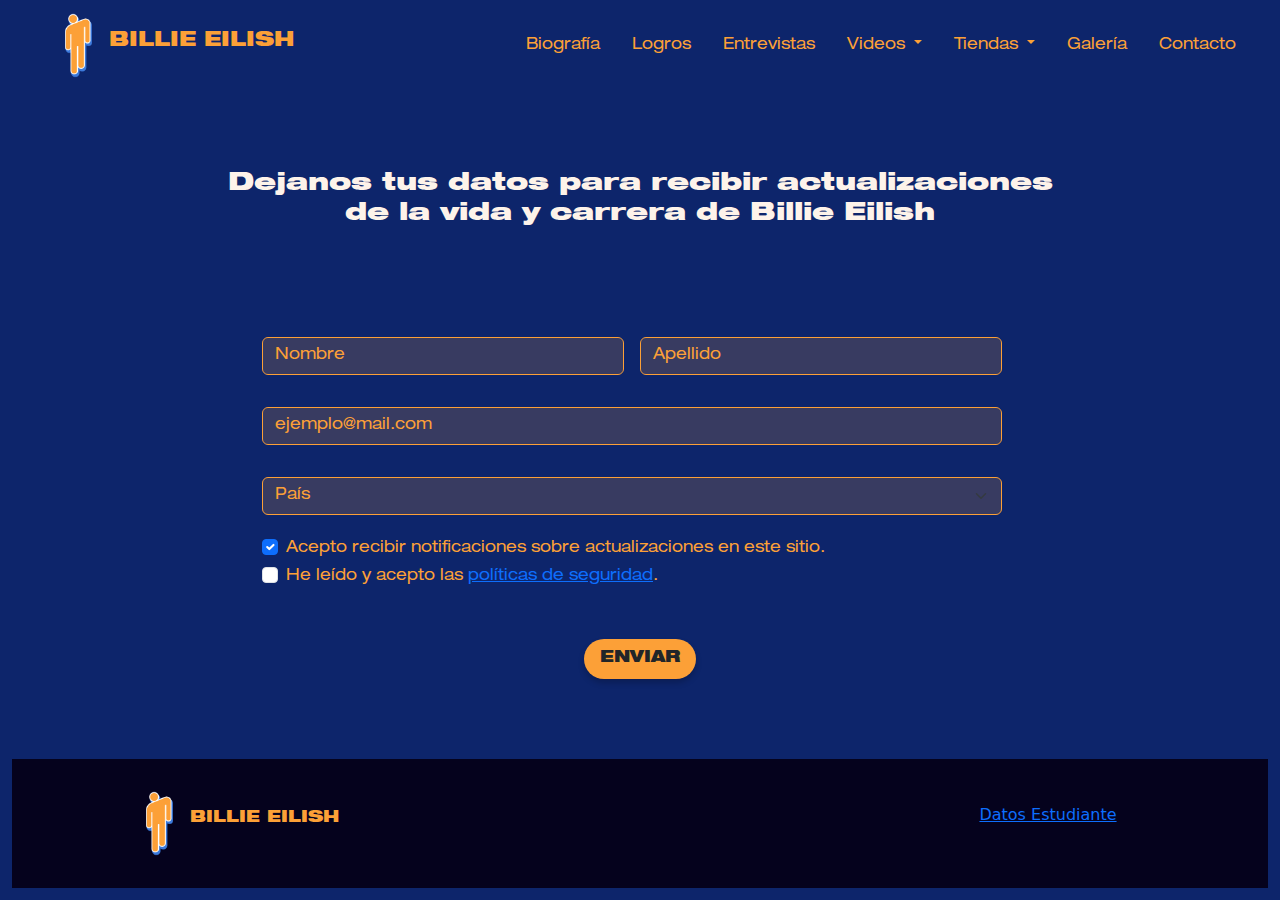
<file: contacto.html>
<!DOCTYPE html>
<html lang="es">

<head>
    <meta charset="UTF-8">
    <meta name="viewport"
          content="width=device-width, initial-scale=1.0">
    <title>Billie Eilish | Contacto</title>
    <link rel="stylesheet"
          href="https://cdn.jsdelivr.net/npm/bootstrap@5.3.3/dist/css/bootstrap.min.css">
    <link rel="icon"
          href="img/logo.png"
          type="image/png">
    <link rel="stylesheet"
          href="css/styles.css">
</head>

<body class="columna blue">
    <!-- CONTENEDOR PRINCIPAL -->
    <div class="contenedor-pricipal container-fluid">
        <!-- INICIO DEL HEADER -->
        <header>
            <!-- MENÚ DE NAVEGACIÓN -->
            <nav class="navbar navbar-expand-lg bg-body-tertiary fixed-top blue">
                <div class="container-fluid">
                    <!-- LOGO Y TÍTULO -->
                    <a class="navbar-brand col-8 col-sm-10 col-md-3 text-center"
                       href="index.html">
                        <div class="logo d-flex align-items-center justify-content-center">
                            <!-- IMAGEN DEL LOGO -->
                            <img src="img/logo.png"
                                 alt="logo billie eilish">
                            <!-- NOMBRE DE LA PÁGINA -->
                            <h1>BILLIE EILISH</h1>
                        </div>
                    </a>
                    <!-- BOTÓN PARA MENÚ RESPONSIVE -->
                    <button class="navbar-toggler col-1"
                            type="button"
                            data-bs-toggle="offcanvas"
                            data-bs-target="#offcanvasNavbar"
                            aria-controls="offcanvasNavbar"
                            aria-label="Toggle navigation">
                        <span><img src="img/dots.png"
                                 alt="menu de puntos"></span>
                    </button>
                    <!-- CONTENIDO DEL MENÚ -->
                    <div class="offcanvas offcanvas-end fondo-menu"
                         tabindex="-1"
                         id="offcanvasNavbar"
                         aria-labelledby="offcanvasNavbarLabel">
                        <div class="offcanvas-header blue">
                            <!-- ENCABEZADO DEL MENÚ -->
                            <div class="offcanvas-title logo d-flex align-items-center justify-content-center"
                                 id="offcanvasNavbarLabel">
                                <img src="img/logo.png"
                                     alt="logo billie eilish">
                                <h5>BILLIE EILISH</h5>
                            </div>
                            <!-- BOTÓN PARA CERRAR EL MENÚ -->
                            <button type="button"
                                    class="btn-close"
                                    data-bs-dismiss="offcanvas"
                                    aria-label="Close"></button>
                        </div>
                        <!-- ELEMENTOS DEL MENÚ DE NAVEGACIÓN -->
                        <div class="offcanvas-body blue">
                            <ul class="navbar-nav justify-content-end flex-grow-1 pe-3">
                                <li class="nav-item">
                                    <a class="nav-link"
                                       href="biografia.html">Biografía</a>
                                </li>
                                <li class="nav-item">
                                    <a class="nav-link"
                                       href="premios.html">Logros</a>
                                </li>
                                <li class="nav-item">
                                    <a class="nav-link"
                                       href="entrevistas.html">Entrevistas</a>
                                </li>
                                <!-- MENÚ DESPLEGABLE PARA VIDEOS -->
                                <li class="nav-item dropdown">
                                    <a class="nav-link dropdown-toggle"
                                       role="button"
                                       data-bs-toggle="dropdown"
                                       aria-expanded="false">
                                        Videos
                                    </a>
                                    <ul class="dropdown-menu blue">
                                        <li>
                                            <a class="dropdown-item"
                                               href="subsecciones-videos/index.html">Discografía</a>
                                        </li>
                                        <li>
                                            <a class="dropdown-item"
                                               href="subsecciones-videos/colaboraciones.html">Colaboraciones</a>
                                        </li>
                                        <li>
                                            <a class="dropdown-item"
                                               href="subsecciones-videos/shows.html">Shows en vivo</a>
                                        </li>
                                    </ul>
                                </li>
                                <!-- MENÚ DESPLEGABLE PARA TIENDAS -->
                                <li class="nav-item dropdown">
                                    <a class="nav-link dropdown-toggle"
                                       role="button"
                                       data-bs-toggle="dropdown"
                                       aria-expanded="false">
                                        Tiendas
                                    </a>
                                    <ul class="dropdown-menu blue">
                                        <li>
                                            <a class="dropdown-item"
                                               href="https://store.billieeilish.com/"
                                               target="_blank">Tienda
                                                Oficial
                                            </a>
                                        </li>
                                        <li>
                                            <a class="dropdown-item"
                                               href="https://billieeilishfragrances.com/?srsltid=AfmBOop1EoSfze6_TD4CdH46yVoaUw0uvXMI5LXQlTJN9Pntm-nxkg8u"
                                               target="_blank">Fragancias
                                                Eilish
                                            </a>
                                        </li>
                                    </ul>
                                </li>
                                <li class="nav-item">
                                    <a class="nav-link"
                                       href="galeria.html">Galería</a>
                                </li>
                                <li class="nav-item">
                                    <a class="nav-link"
                                       aria-current="page"
                                       href="contacto.html">Contacto</a>
                                </li>
                            </ul>
                        </div>
                    </div>
                </div>
            </nav>
        </header>
        <!-- SECCIÓN PRINCIPAL -->
        <main class="columna">
            <h2 class="neue-93-light text-center col-10">Dejanos tus datos para recibir actualizaciones
                <br> de la vida y carrera de Billie Eilish
            </h2>
            <form class="row g-3 needs-validation"
                  novalidate>
                <div class="row g-3">
                    <div class="col">
                        <input type="text"
                               class="form-control"
                               id="nombre-usuario"
                               placeholder="Nombre"
                               required>
                        <div class="invalid-feedback">
                            Por favor ingresa tu nombre.
                        </div>
                    </div>
                    <div class="col">
                        <input type="text"
                               class="form-control"
                               id="apellido-usuario"
                               placeholder="Apellido"
                               required>
                        <div class="invalid-feedback">
                            Por favor ingresa tu apellido.
                        </div>
                    </div>
                </div>
                <div class="row g-3">
                    <div class="col-12 mb-3">
                        <input type="email"
                               class="form-control"
                               id="email-usuario"
                               placeholder="ejemplo@mail.com"
                               required>
                        <div class="invalid-feedback">
                            Por favor ingresa una dirección de mail válida.
                        </div>
                    </div>
                    <div class="col-12 mb-1">
                        <select id="inputState"
                                class="form-select"
                                required>
                            <option value="">País</option>
                            <option>Afganistán</option>
                            <option>Albania</option>
                            <option>Alemania</option>
                            <option>Andorra</option>
                            <option>Angola</option>
                            <option>Antigua y Barbuda</option>
                            <option>Arabia Saudita</option>
                            <option>Argelia</option>
                            <option>Argentina</option>
                            <option>Armenia</option>
                            <option>Australia</option>
                            <option>Austria</option>
                            <option>Azerbaiyán</option>
                            <option>Bahamas</option>
                            <option>Bahréin</option>
                            <option>Bangladés</option>
                            <option>Barbados</option>
                            <option>Bélgica</option>
                            <option>Belice</option>
                            <option>Benín</option>
                            <option>Bhután</option>
                            <option>Bielorrusia</option>
                            <option>Birmania</option>
                            <option>Bolivia</option>
                            <option>Bosnia y Herzegovina</option>
                            <option>Botsuana</option>
                            <option>Brasil</option>
                            <option>Brunéi</option>
                            <option>Bulgaria</option>
                            <option>Burkina Faso</option>
                            <option>Burundi</option>
                            <option>Cabo Verde</option>
                            <option>Camboya</option>
                            <option>Camerún</option>
                            <option>Canadá</option>
                            <option>Catar</option>
                            <option>Chad</option>
                            <option>Chile</option>
                            <option>China</option>
                            <option>Chipre</option>
                            <option>Colombia</option>
                            <option>Comoras</option>
                            <option>Corea del Norte</option>
                            <option>Corea del Sur</option>
                            <option>Costa de Marfil</option>
                            <option>Costa Rica</option>
                            <option>Croacia</option>
                            <option>Cuba</option>
                            <option>Dinamarca</option>
                            <option>Dominica</option>
                            <option>Ecuador</option>
                            <option>Egipto</option>
                            <option>El Salvador</option>
                            <option>Emiratos Árabes Unidos</option>
                            <option>Eritrea</option>
                            <option>Eslovaquia</option>
                            <option>Eslovenia</option>
                            <option>España</option>
                            <option>Estados Unidos</option>
                            <option>Estonia</option>
                            <option>Esuatini</option>
                            <option>Etiopía</option>
                            <option>Filipinas</option>
                            <option>Finlandia</option>
                            <option>Fiyi</option>
                            <option>Francia</option>
                            <option>Gabón</option>
                            <option>Gambia</option>
                            <option>Georgia</option>
                            <option>Ghana</option>
                            <option>Granada</option>
                            <option>Grecia</option>
                            <option>Guatemala</option>
                            <option>Guinea</option>
                            <option>Guinea-Bisáu</option>
                            <option>Guinea Ecuatorial</option>
                            <option>Guyana</option>
                            <option>Haití</option>
                            <option>Honduras</option>
                            <option>Hungría</option>
                            <option>India</option>
                            <option>Indonesia</option>
                            <option>Irak</option>
                            <option>Irán</option>
                            <option>Irlanda</option>
                            <option>Islandia</option>
                            <option>Islas Marshall</option>
                            <option>Islas Salomón</option>
                            <option>Israel</option>
                            <option>Italia</option>
                            <option>Jamaica</option>
                            <option>Japón</option>
                            <option>Jordania</option>
                            <option>Kazajistán</option>
                            <option>Kenia</option>
                            <option>Kirguistán</option>
                            <option>Kiribati</option>
                            <option>Kosovo</option>
                            <option>Kuwait</option>
                            <option>Laos</option>
                            <option>Lesoto</option>
                            <option>Letonia</option>
                            <option>Líbano</option>
                            <option>Liberia</option>
                            <option>Libia</option>
                            <option>Lituania</option>
                            <option>Luxemburgo</option>
                            <option>Macedonia del Norte</option>
                            <option>Madagascar</option>
                            <option>Malasia</option>
                            <option>Malaui</option>
                            <option>Maldivas</option>
                            <option>Malí</option>
                            <option>Malta</option>
                            <option>Marruecos</option>
                            <option>Mauricio</option>
                            <option>Mauritania</option>
                            <option>México</option>
                            <option>Micronesia</option>
                            <option>Moldavia</option>
                            <option>Mónaco</option>
                            <option>Mongolia</option>
                            <option>Montenegro</option>
                            <option>Mozambique</option>
                            <option>Namibia</option>
                            <option>Nauru</option>
                            <option>Nepal</option>
                            <option>Nicaragua</option>
                            <option>Níger</option>
                            <option>Nigeria</option>
                            <option>Noruega</option>
                            <option>Nueva Zelanda</option>
                            <option>Omán</option>
                            <option>Países Bajos</option>
                            <option>Pakistán</option>
                            <option>Palaos</option>
                            <option>Panamá</option>
                            <option>Papúa Nueva Guinea</option>
                            <option>Paraguay</option>
                            <option>Perú</option>
                            <option>Polonia</option>
                            <option>Portugal</option>
                            <option>Reino Unido</option>
                            <option>República Centroafricana</option>
                            <option>República Checa</option>
                            <option>República del Congo</option>
                            <option>República Democrática del Congo</option>
                            <option>República Dominicana</option>
                            <option>Ruanda</option>
                            <option>Rumanía</option>
                            <option>Rusia</option>
                            <option>Samoa</option>
                            <option>San Cristóbal y Nieves</option>
                            <option>San Marino</option>
                            <option>San Vicente y las Granadinas</option>
                            <option>Santa Lucía</option>
                            <option>Santo Tomé y Príncipe</option>
                            <option>Senegal</option>
                            <option>Serbia</option>
                            <option>Seychelles</option>
                            <option>Sierra Leona</option>
                            <option>Singapur</option>
                            <option>Siria</option>
                            <option>Somalia</option>
                            <option>Sri Lanka</option>
                            <option>Sudáfrica</option>
                            <option>Sudán</option>
                            <option>Sudán del Sur</option>
                            <option>Suecia</option>
                            <option>Suiza</option>
                            <option>Surinam</option>
                            <option>Tailandia</option>
                            <option>Tanzania</option>
                            <option>Tayikistán</option>
                            <option>Timor Oriental</option>
                            <option>Togo</option>
                            <option>Tonga</option>
                            <option>Trinidad y Tobago</option>
                            <option>Túnez</option>
                            <option>Turkmenistán</option>
                            <option>Turquía</option>
                            <option>Tuvalu</option>
                            <option>Ucrania</option>
                            <option>Uganda</option>
                            <option>Uruguay</option>
                            <option>Uzbekistán</option>
                            <option>Vanuatu</option>
                            <option>Vaticano</option>
                            <option>Venezuela</option>
                            <option>Vietnam</option>
                            <option>Yemen</option>
                            <option>Yibuti</option>
                            <option>Zambia</option>
                            <option>Zimbabue</option>
                        </select>
                        <div class="invalid-feedback">Debes seleccionar tu país para continuar</div>
                    </div>
                </div>
                <div class="col-12">
                    <div class="form-check">
                        <input class="form-check-input"
                               type="checkbox"
                               id="validationFormCheck1"
                               checked>
                        <label class="form-check-label"
                               for="validationFormCheck1">
                            Acepto recibir notificaciones sobre actualizaciones en este sitio.
                        </label>
                    </div>
                    <div class="form-check">
                        <input class="form-check-input"
                               type="checkbox"
                               id="validationFormCheck2"
                               required>
                        <label class="form-check-label"
                               for="validationFormCheck2">
                            He leído y acepto las <a href="">políticas de seguridad</a>.
                        </label>
                        <div class="invalid-feedback">Debes aceptar las políticas de privacidad para continuar</div>
                    </div>
                </div>
                <div id="liveAlertPlaceholder"></div>
                <div class="col-12 text-center neue-93-dark">
                    <button type="submit"
                            class="btn btn-enviar"
                            id="liveAlertBtn">ENVIAR</button>
                </div>

            </form>


        </main>
        <!-- FOOTER -->
        <footer id="footer-info"
                class="d-flex flex-wrap justify-content-between align-items-center py-3 my-4">
            <!-- CONTENEDOR PRINCIPAL DEL FOOTER -->

            <div class="col-12 col-lg-4 d-flex align-items-center justify-content-center">
                <!-- SECCIÓN IZQUIERDA LOGO -->
                <a class="navbar-brand col-8 col-sm-10 col-md-3 text-center"
                   href="index.html">
                    <div class="logo d-flex align-items-center justify-content-center">
                        <!-- LOGO -->
                        <img src="img/logo.png"
                             alt="logo billie eilish">
                        <h5>BILLIE EILISH</h5>
                    </div>
                </a>
            </div>

            <div class="col-12 col-lg-4 d-flex align-items-center justify-content-center text-center">
                <!-- SECCIÓN DERECHA ENLACE A PÁGINA SECUNDARIA -->
                <p class="col-6">
                    <a href="estudiante.html">Datos Estudiante</a>
                </p>
            </div>
        </footer>
        <!-- IMPORTACIÓN DE LA LIBRERÍA DE BOOTSTRAP PARA DISEÑO Y FUNCIONALIDADES JS -->
        <script src="https://cdn.jsdelivr.net/npm/bootstrap@5.3.3/dist/js/bootstrap.bundle.min.js"></script>
        <script src="js/formulario.js"></script>
    </div>
</body>

</html>
</file>
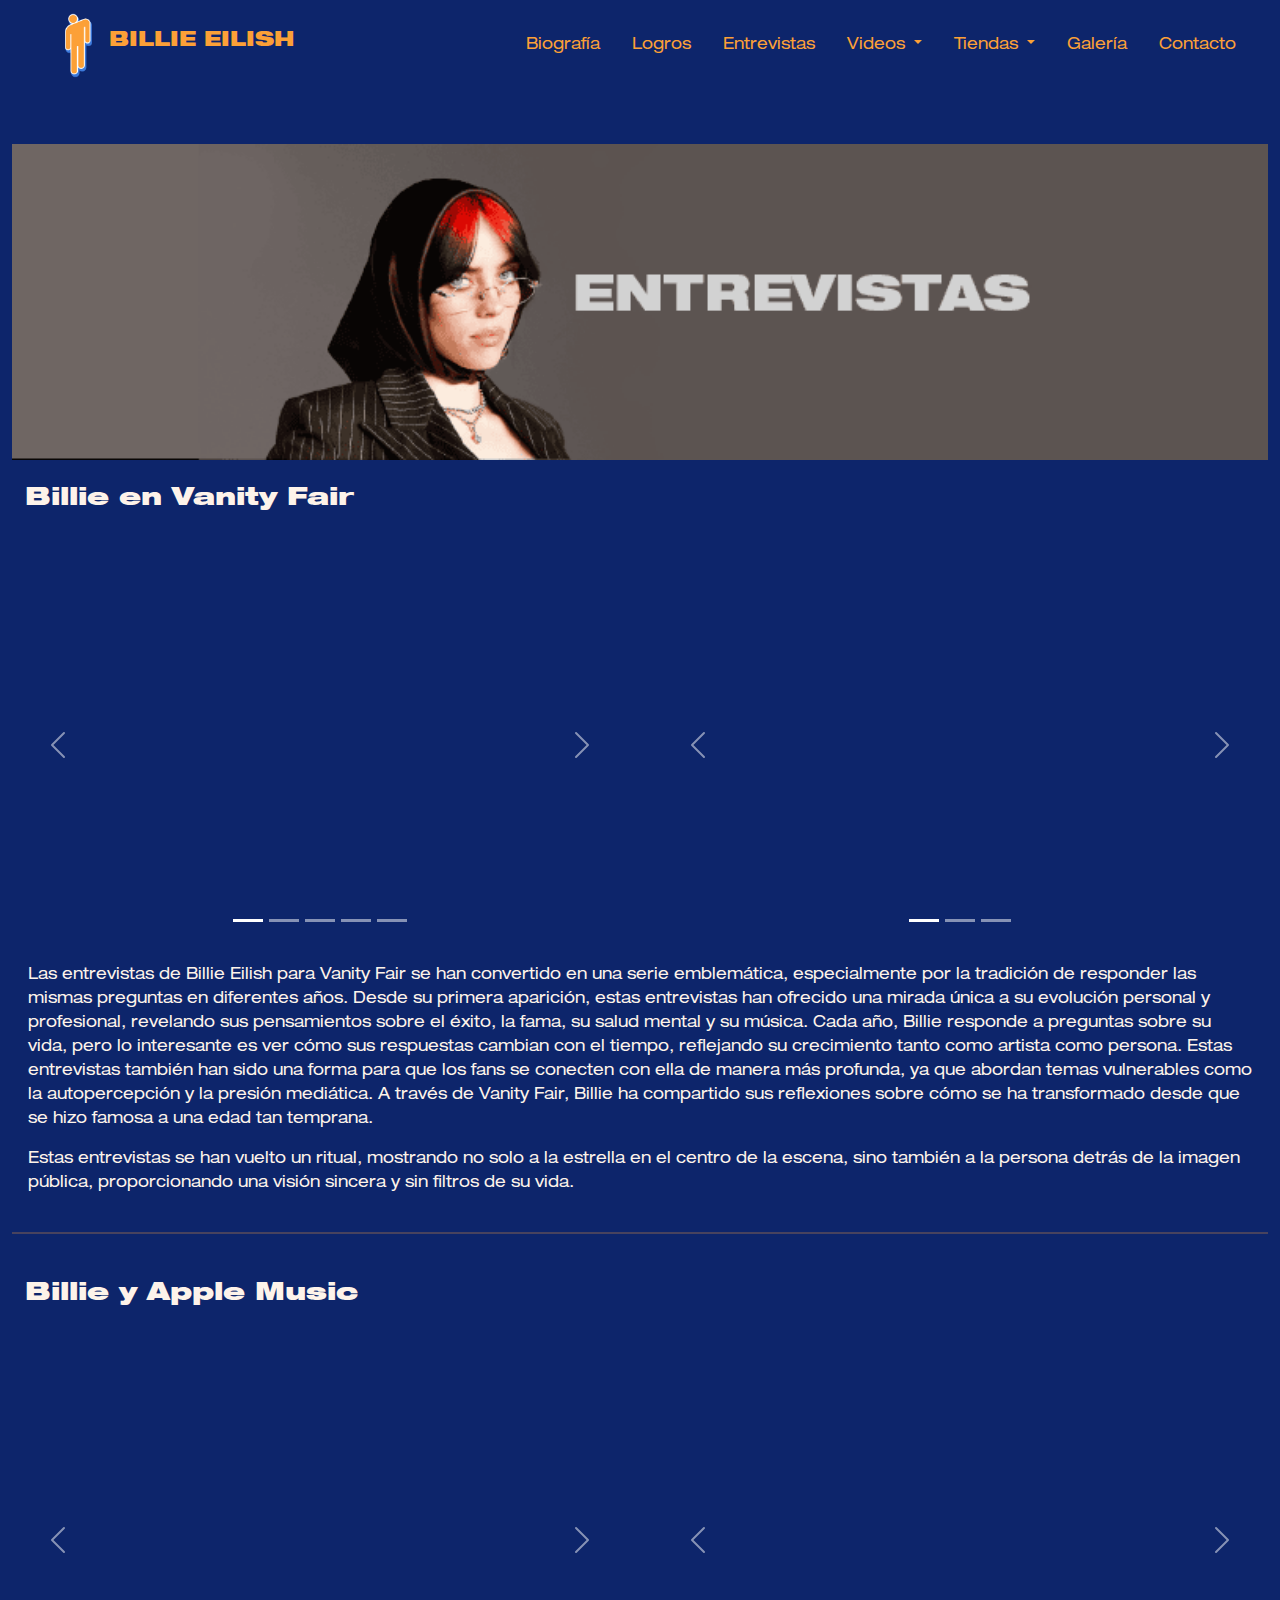
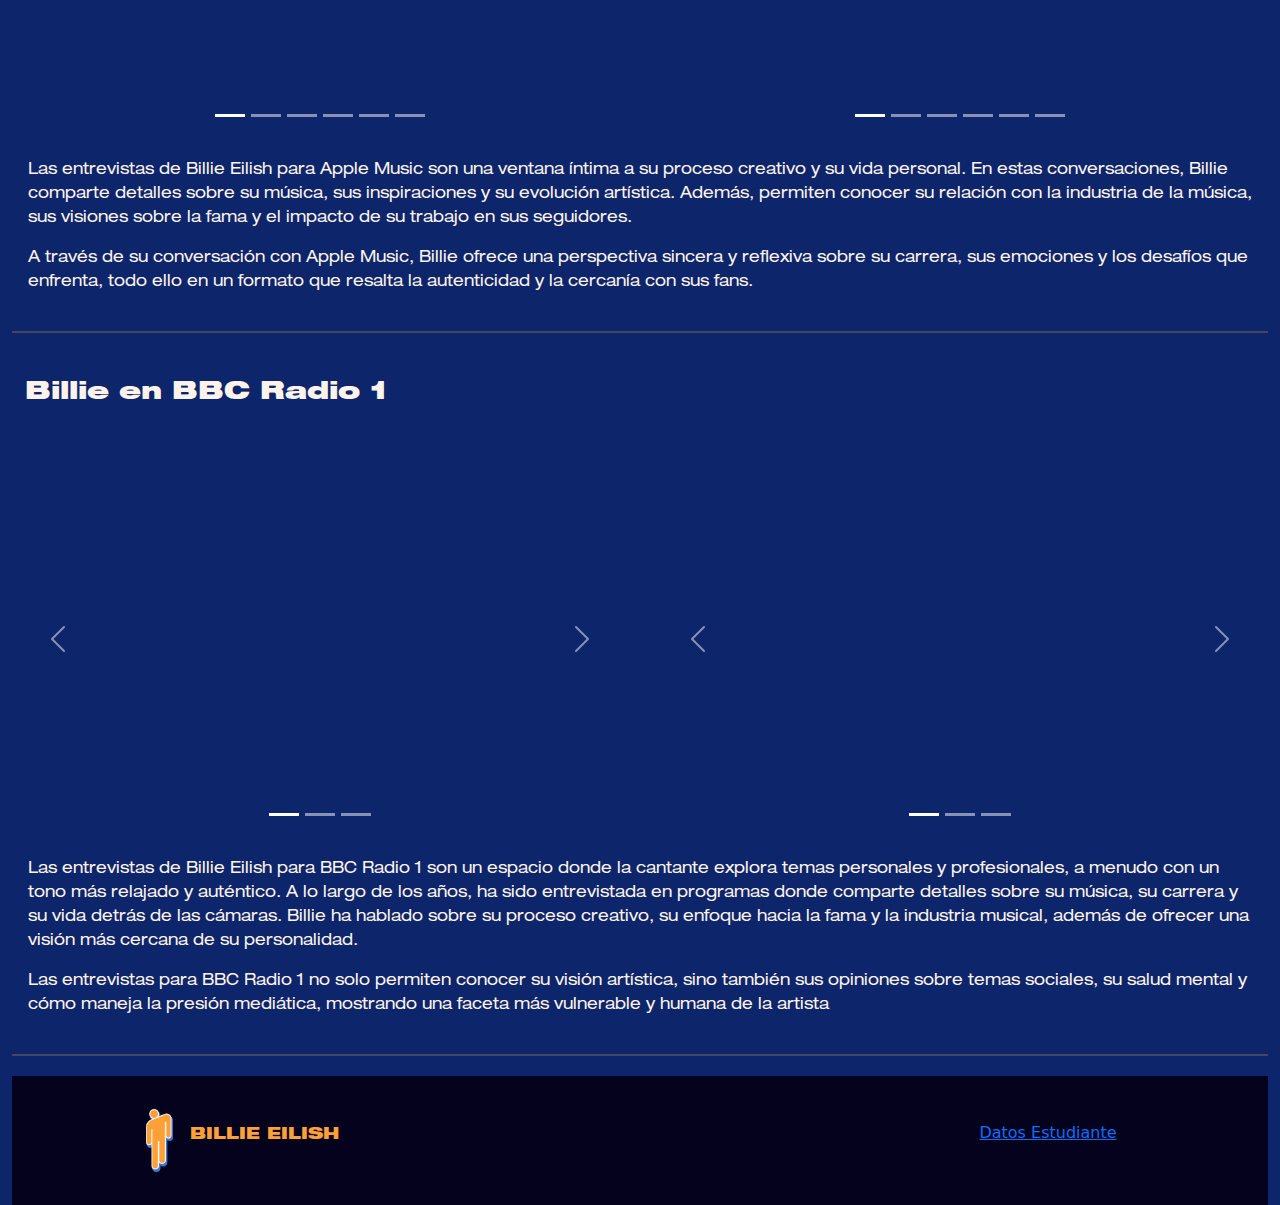
<file: entrevistas.html>
<!DOCTYPE html>
<html lang="es">

<head>
    <meta charset="UTF-8">
    <meta name="viewport"
          content="width=device-width, initial-scale=1.0">
    <title>Billie Eilish | Entrevistas</title>
    <link rel="stylesheet"
          href="https://cdn.jsdelivr.net/npm/bootstrap@5.3.3/dist/css/bootstrap.min.css">
    <link rel="icon"
          href="img/logo.png"
          type="image/png">
    <link rel="stylesheet"
          href="css/styles.css">
</head>

<body class="columna blue">
    <!-- CONTENEDOR PRINCIPAL -->
    <div class="contenedor-pricipal container-fluid">
        <!-- INICIO DEL HEADER -->
        <header>
            <!-- MENÚ DE NAVEGACIÓN -->
            <nav class="navbar navbar-expand-lg bg-body-tertiary fixed-top blue">
                <div class="container-fluid">
                    <!-- LOGO Y TÍTULO -->
                    <a class="navbar-brand col-8 col-sm-10 col-md-3 text-center"
                       href="index.html">
                        <div class="logo d-flex align-items-center justify-content-center">
                            <!-- IMAGEN DEL LOGO -->
                            <img src="img/logo.png"
                                 alt="logo billie eilish">
                            <!-- NOMBRE DE LA PÁGINA -->
                            <h1>BILLIE EILISH</h1>
                        </div>
                    </a>
                    <!-- BOTÓN PARA MENÚ RESPONSIVE -->
                    <button class="navbar-toggler col-1"
                            type="button"
                            data-bs-toggle="offcanvas"
                            data-bs-target="#offcanvasNavbar"
                            aria-controls="offcanvasNavbar"
                            aria-label="Toggle navigation">
                        <span><img src="img/dots.png"
                                 alt="menu de puntos"></span>
                    </button>
                    <!-- CONTENIDO DEL MENÚ -->
                    <div class="offcanvas offcanvas-end fondo-menu"
                         tabindex="-1"
                         id="offcanvasNavbar"
                         aria-labelledby="offcanvasNavbarLabel">
                        <div class="offcanvas-header blue">
                            <!-- ENCABEZADO DEL MENÚ -->
                            <div class="offcanvas-title logo d-flex align-items-center justify-content-center"
                                 id="offcanvasNavbarLabel">
                                <img src="img/logo.png"
                                     alt="logo billie eilish">
                                <h5>BILLIE EILISH</h5>
                            </div>
                            <!-- BOTÓN PARA CERRAR EL MENÚ -->
                            <button type="button"
                                    class="btn-close"
                                    data-bs-dismiss="offcanvas"
                                    aria-label="Close"></button>
                        </div>
                        <!-- ELEMENTOS DEL MENÚ DE NAVEGACIÓN -->
                        <div class="offcanvas-body blue">
                            <ul class="navbar-nav justify-content-end flex-grow-1 pe-3">
                                <li class="nav-item">
                                    <a class="nav-link"
                                       href="biografia.html">Biografía</a>
                                </li>
                                <li class="nav-item">
                                    <a class="nav-link"
                                       href="premios.html">Logros</a>
                                </li>
                                <li class="nav-item">
                                    <a class="nav-link"
                                       href="entrevistas.html">Entrevistas</a>
                                </li>
                                <!-- MENÚ DESPLEGABLE PARA VIDEOS -->
                                <li class="nav-item dropdown">
                                    <a class="nav-link dropdown-toggle"
                                       role="button"
                                       data-bs-toggle="dropdown"
                                       aria-expanded="false">
                                        Videos
                                    </a>
                                    <ul class="dropdown-menu blue">
                                        <li>
                                            <a class="dropdown-item"
                                               href="subsecciones-videos/index.html">Discografía</a>
                                        </li>
                                        <li>
                                            <a class="dropdown-item"
                                               href="subsecciones-videos/colaboraciones.html">Colaboraciones</a>
                                        </li>
                                        <li>
                                            <a class="dropdown-item"
                                               href="subsecciones-videos/shows.html">Shows en vivo</a>
                                        </li>
                                    </ul>
                                </li>
                                <!-- MENÚ DESPLEGABLE PARA TIENDAS -->
                                <li class="nav-item dropdown">
                                    <a class="nav-link dropdown-toggle"
                                       role="button"
                                       data-bs-toggle="dropdown"
                                       aria-expanded="false">
                                        Tiendas
                                    </a>
                                    <ul class="dropdown-menu blue">
                                        <li>
                                            <a class="dropdown-item"
                                               href="https://store.billieeilish.com/"
                                               target="_blank">Tienda
                                                Oficial
                                            </a>
                                        </li>
                                        <li>
                                            <a class="dropdown-item"
                                               href="https://billieeilishfragrances.com/?srsltid=AfmBOop1EoSfze6_TD4CdH46yVoaUw0uvXMI5LXQlTJN9Pntm-nxkg8u"
                                               target="_blank">Fragancias
                                                Eilish
                                            </a>
                                        </li>
                                    </ul>
                                </li>
                                <li class="nav-item">
                                    <a class="nav-link"
                                       href="galeria.html">Galería</a>
                                </li>
                                <li class="nav-item">
                                    <a class="nav-link"
                                       aria-current="page"
                                       href="contacto.html">Contacto</a>
                                </li>
                            </ul>
                        </div>
                    </div>
                </div>
            </nav>
        </header>
        <!-- SECCIÓN PRINCIPAL -->
        <main>
            <!-- BANNER PRINCIPAL -->
            <img src="img/banner-entrevistas.png"
                 alt="banner seccion entrevistas"
                 class="col-12">
            <!-- VANITY FAIR INTERVIEWS -->
            <div class="row align-items-center">
                <div class="col-12">
                    <h2 class="neue-93-light">Billie en Vanity Fair</h2>
                </div>
                <div class="col-12 col-md-6">
                    <div id="carouselVanityFairAnual"
                         class="carousel slide"
                         data-bs-ride="carousel">
                        <div class="carousel-indicators">
                            <button type="button"
                                    data-bs-target="#carouselExampleIndicators"
                                    data-bs-slide-to="0"
                                    class="active"
                                    aria-current="true"
                                    aria-label="Slide 1">
                            </button>
                            <button type="button"
                                    data-bs-target="#carouselExampleIndicators"
                                    data-bs-slide-to="1"
                                    aria-label="Slide 2">
                            </button>
                            <button type="button"
                                    data-bs-target="#carouselExampleIndicators"
                                    data-bs-slide-to="2"
                                    aria-label="Slide 3">
                            </button>
                            <button type="button"
                                    data-bs-target="#carouselExampleIndicators"
                                    data-bs-slide-to="3"
                                    aria-label="Slide 4">
                            </button>
                            <button type="button"
                                    data-bs-target="#carouselExampleIndicators"
                                    data-bs-slide-to="4"
                                    aria-label="Slide 1">
                            </button>
                        </div>
                        <div class="carousel-inner">
                            <div class="carousel-item active">
                                <iframe src="https://www.youtube.com/embed/Cm0MGnuRnH0?si=SGD2_R3ML36F1KY9"
                                        title="YouTube video player"
                                        allow="accelerometer; autoplay; clipboard-write; encrypted-media; gyroscope; picture-in-picture; web-share"
                                        referrerpolicy="strict-origin-when-cross-origin"
                                        allowfullscreen
                                        class="video-entrevistas">
                                </iframe>
                            </div>
                            <div class="carousel-item">
                                <iframe src="https://www.youtube.com/embed/YltHGKX80Y8?si=DibgO3-DepQ8P7Xp"
                                        title="YouTube video player"
                                        allow="accelerometer; autoplay; clipboard-write; encrypted-media; gyroscope; picture-in-picture; web-share"
                                        referrerpolicy="strict-origin-when-cross-origin"
                                        allowfullscreen
                                        class="video-entrevistas">
                                </iframe>
                            </div>
                            <div class="carousel-item">
                                <iframe src="https://www.youtube.com/embed/hS2x1zl4rn0?si=NGNyqgUEfsK01Ypi"
                                        title="YouTube video player"
                                        allow="accelerometer; autoplay; clipboard-write; encrypted-media; gyroscope; picture-in-picture; web-share"
                                        referrerpolicy="strict-origin-when-cross-origin"
                                        allowfullscreen
                                        class="video-entrevistas">
                                </iframe>
                            </div>
                            <div class="carousel-item ">
                                <iframe src="https://www.youtube.com/embed/_wNsZEqpKUA?si=lGPillShmIS857j6"
                                        title="YouTube video player"
                                        allow="accelerometer; autoplay; clipboard-write; encrypted-media; gyroscope; picture-in-picture; web-share"
                                        referrerpolicy="strict-origin-when-cross-origin"
                                        allowfullscreen
                                        class="video-entrevistas">
                                </iframe>
                            </div>
                            <div class="carousel-item ">
                                <iframe src="https://www.youtube.com/embed/55XJ1ObZKaM?si=GeKo0hxuL0RQncx9"
                                        title="YouTube video player"
                                        allow="accelerometer; autoplay; clipboard-write; encrypted-media; gyroscope; picture-in-picture; web-share"
                                        referrerpolicy="strict-origin-when-cross-origin"
                                        allowfullscreen
                                        class="video-entrevistas">
                                </iframe>
                            </div>
                        </div>
                        <button class="carousel-control-prev"
                                type="button"
                                data-bs-target="#carouselVanityFairAnual"
                                data-bs-slide="prev">
                            <span class="carousel-control-prev-icon"
                                  aria-hidden="true"></span>
                            <span class="visually-hidden">Previous</span>
                        </button>
                        <button class="carousel-control-next"
                                type="button"
                                data-bs-target="#carouselVanityFairAnual"
                                data-bs-slide="next">
                            <span class="carousel-control-next-icon"
                                  aria-hidden="true"></span>
                            <span class="visually-hidden">Next</span>
                        </button>
                    </div>
                </div>
                <!-- division-->
                <div class="col-12 col-md-6">
                    <div id="carouselVanityFairOther"
                         class="carousel slide"
                         data-bs-ride="carousel">
                        <div class="carousel-indicators">
                            <button type="button"
                                    data-bs-target="#carouselExampleIndicators"
                                    data-bs-slide-to="0"
                                    class="active"
                                    aria-current="true"
                                    aria-label="Slide 1">
                            </button>
                            <button type="button"
                                    data-bs-target="#carouselExampleIndicators"
                                    data-bs-slide-to="1"
                                    aria-label="Slide 2">
                            </button>
                            <button type="button"
                                    data-bs-target="#carouselExampleIndicators"
                                    data-bs-slide-to="2"
                                    aria-label="Slide 1">
                            </button>

                        </div>
                        <div class="carousel-inner">
                            <div class="carousel-item active">
                                <iframe src="https://www.youtube.com/embed/mewdcHIvMmA?si=4kZpx09Jq2KKd74i"
                                        title="YouTube video player"
                                        allow="accelerometer; autoplay; clipboard-write; encrypted-media; gyroscope; picture-in-picture; web-share"
                                        referrerpolicy="strict-origin-when-cross-origin"
                                        allowfullscreen
                                        class="video-entrevistas">
                                </iframe>
                            </div>
                            <div class="carousel-item">
                                <iframe src="https://www.youtube.com/embed/GZLay3ULIn4?si=RoUQjKByjmj5WDlZ"
                                        title="YouTube video player"
                                        allow="accelerometer; autoplay; clipboard-write; encrypted-media; gyroscope; picture-in-picture; web-share"
                                        referrerpolicy="strict-origin-when-cross-origin"
                                        allowfullscreen
                                        class="video-entrevistas">
                                </iframe>
                            </div>
                            <div class="carousel-item">
                                <iframe src="https://www.youtube.com/embed/cw5gCoIbUbg?si=jlKg3lsngZIQQwV2"
                                        title="YouTube video player"
                                        allow="accelerometer; autoplay; clipboard-write; encrypted-media; gyroscope; picture-in-picture; web-share"
                                        referrerpolicy="strict-origin-when-cross-origin"
                                        allowfullscreen
                                        class="video-entrevistas">
                                </iframe>
                            </div>
                        </div>
                        <button class="carousel-control-prev"
                                type="button"
                                data-bs-target="#carouselVanityFairOther"
                                data-bs-slide="prev">
                            <span class="carousel-control-prev-icon"
                                  aria-hidden="true"></span>
                            <span class="visually-hidden">Previous</span>
                        </button>
                        <button class="carousel-control-next"
                                type="button"
                                data-bs-target="#carouselVanityFairOther"
                                data-bs-slide="next">
                            <span class="carousel-control-next-icon"
                                  aria-hidden="true"></span>
                            <span class="visually-hidden">Next</span>
                        </button>
                    </div>
                </div>
                <div class="col-12">
                    <p class="neue-53-light">Las entrevistas de Billie Eilish para Vanity Fair se han convertido en una serie emblemática, especialmente por la tradición de responder las mismas
                        preguntas en diferentes
                        años. Desde su primera
                        aparición, estas entrevistas han ofrecido una mirada única a su evolución personal y profesional, revelando sus pensamientos sobre el éxito, la fama, su salud mental y su
                        música. Cada año, Billie
                        responde a preguntas sobre su vida, pero lo interesante es ver cómo sus respuestas cambian con el tiempo, reflejando su crecimiento tanto como artista como persona. Estas
                        entrevistas también han sido
                        una forma para que los fans se conecten con ella de manera más profunda, ya que abordan temas vulnerables como la autopercepción y la presión mediática. A través de Vanity
                        Fair, Billie ha compartido
                        sus reflexiones sobre cómo se ha transformado desde que se hizo famosa a una edad tan temprana.
                    </p>
                    <p class="neue-53-light">Estas entrevistas se han vuelto un ritual, mostrando no solo a la estrella en el centro de la escena, sino también a la persona detrás de la imagen
                        pública, proporcionando una
                        visión sincera y sin
                        filtros de su vida.
                    </p>
                </div>
            </div>
            <hr>
            <!-- APPLE MUSIC INTERVIEWS -->
            <div class="row align-items-center">
                <div class="col-12">
                    <h2 class="neue-93-light">Billie y Apple Music</h2>
                </div>
                <div class="col-12 col-lg-6">
                    <div id="carouselApple1"
                         class="carousel slide"
                         data-bs-ride="carousel">
                        <div class="carousel-indicators">
                            <button type="button"
                                    data-bs-target="#carouselExampleIndicators"
                                    data-bs-slide-to="0"
                                    class="active"
                                    aria-current="true"
                                    aria-label="Slide 1">
                            </button>
                            <button type="button"
                                    data-bs-target="#carouselExampleIndicators"
                                    data-bs-slide-to="1"
                                    aria-label="Slide 2">
                            </button>
                            <button type="button"
                                    data-bs-target="#carouselExampleIndicators"
                                    data-bs-slide-to="2"
                                    aria-label="Slide 3">
                            </button>
                            <button type="button"
                                    data-bs-target="#carouselExampleIndicators"
                                    data-bs-slide-to="3"
                                    aria-label="Slide 4">
                            </button>
                            <button type="button"
                                    data-bs-target="#carouselExampleIndicators"
                                    data-bs-slide-to="4"
                                    aria-label="Slide 5">
                            </button>
                            <button type="button"
                                    data-bs-target="#carouselExampleIndicators"
                                    data-bs-slide-to="5"
                                    aria-label="Slide 1">
                            </button>
                        </div>
                        <div class="carousel-inner">
                            <div class="carousel-item active">
                                <iframe src="https://www.youtube.com/embed/R-ZIRAmO60c?si=urtZjsNxy-sRW8Ct"
                                        title="YouTube video player"
                                        allow="accelerometer; autoplay; clipboard-write; encrypted-media; gyroscope; picture-in-picture; web-share"
                                        referrerpolicy="strict-origin-when-cross-origin"
                                        allowfullscreen
                                        class="video-entrevistas">
                                </iframe>
                            </div>
                            <div class="carousel-item">
                                <iframe src="https://www.youtube.com/embed/VOrQHc99JSU?si=TEtPeLTGm-ciddtI"
                                        title="YouTube video player"
                                        allow="accelerometer; autoplay; clipboard-write; encrypted-media; gyroscope; picture-in-picture; web-share"
                                        referrerpolicy="strict-origin-when-cross-origin"
                                        allowfullscreen
                                        class="video-entrevistas">
                                </iframe>
                            </div>
                            <div class="carousel-item">
                                <iframe src="https://www.youtube.com/embed/71LwdRihJ-s?si=UK4jpEiCA1BvqpFv"
                                        title="YouTube video player"
                                        allow="accelerometer; autoplay; clipboard-write; encrypted-media; gyroscope; picture-in-picture; web-share"
                                        referrerpolicy="strict-origin-when-cross-origin"
                                        allowfullscreen
                                        class="video-entrevistas">
                                </iframe>
                            </div>
                            <div class="carousel-item ">
                                <iframe src="https://www.youtube.com/embed/dkGUTfdVGuI?si=7iNV-zdvgDaSoqn0"
                                        title="YouTube video player"
                                        allow="accelerometer; autoplay; clipboard-write; encrypted-media; gyroscope; picture-in-picture; web-share"
                                        referrerpolicy="strict-origin-when-cross-origin"
                                        allowfullscreen
                                        class="video-entrevistas">
                                </iframe>
                            </div>
                            <div class="carousel-item ">
                                <iframe src="https://www.youtube.com/embed/gxmlEHFc1O0?si=L28P6DJzky_vej2a"
                                        title="YouTube video player"
                                        allow="accelerometer; autoplay; clipboard-write; encrypted-media; gyroscope; picture-in-picture; web-share"
                                        referrerpolicy="strict-origin-when-cross-origin"
                                        allowfullscreen
                                        class="video-entrevistas">
                                </iframe>
                            </div>
                            <div class="carousel-item ">
                                <iframe src="https://www.youtube.com/embed/HyTiK6XjBi0?si=4Fd7dw76CQ3zrSOe"
                                        title="YouTube video player"
                                        allow="accelerometer; autoplay; clipboard-write; encrypted-media; gyroscope; picture-in-picture; web-share"
                                        referrerpolicy="strict-origin-when-cross-origin"
                                        allowfullscreen
                                        class="video-entrevistas">
                                </iframe>
                            </div>
                        </div>
                        <button class="carousel-control-prev"
                                type="button"
                                data-bs-target="#carouselApple1"
                                data-bs-slide="prev">
                            <span class="carousel-control-prev-icon"
                                  aria-hidden="true"></span>
                            <span class="visually-hidden">Previous</span>
                        </button>
                        <button class="carousel-control-next"
                                type="button"
                                data-bs-target="#carouselApple1"
                                data-bs-slide="next">
                            <span class="carousel-control-next-icon"
                                  aria-hidden="true"></span>
                            <span class="visually-hidden">Next</span>
                        </button>
                    </div>
                </div>
                <!-- division -->
                <div class="col-12 col-lg-6">
                    <div id="carouselApple2"
                         class="carousel slide"
                         data-bs-ride="carousel">
                        <div class="carousel-indicators">
                            <button type="button"
                                    data-bs-target="#carouselExampleIndicators"
                                    data-bs-slide-to="0"
                                    class="active"
                                    aria-current="true"
                                    aria-label="Slide 1">
                            </button>
                            <button type="button"
                                    data-bs-target="#carouselExampleIndicators"
                                    data-bs-slide-to="1"
                                    aria-label="Slide 2">
                            </button>
                            <button type="button"
                                    data-bs-target="#carouselExampleIndicators"
                                    data-bs-slide-to="2"
                                    aria-label="Slide 3">
                            </button>
                            <button type="button"
                                    data-bs-target="#carouselExampleIndicators"
                                    data-bs-slide-to="3"
                                    aria-label="Slide 4">
                            </button>
                            <button type="button"
                                    data-bs-target="#carouselExampleIndicators"
                                    data-bs-slide-to="4"
                                    aria-label="Slide 5">
                            </button>
                            <button type="button"
                                    data-bs-target="#carouselExampleIndicators"
                                    data-bs-slide-to="5"
                                    aria-label="Slide 1">
                            </button>

                        </div>
                        <div class="carousel-inner">
                            <div class="carousel-item active">
                                <iframe src="https://www.youtube.com/embed/aFKW9UdWmy4?si=Y7gg_FQYYN8DqSjY"
                                        title="YouTube video player"
                                        allow="accelerometer; autoplay; clipboard-write; encrypted-media; gyroscope; picture-in-picture; web-share"
                                        referrerpolicy="strict-origin-when-cross-origin"
                                        allowfullscreen
                                        class="video-entrevistas">
                                </iframe>
                            </div>
                            <div class="carousel-item">
                                <iframe src="https://www.youtube.com/embed/5ovMe4-MPGc?si=_BPi4LqqwSibPD0B"
                                        title="YouTube video player"
                                        allow="accelerometer; autoplay; clipboard-write; encrypted-media; gyroscope; picture-in-picture; web-share"
                                        referrerpolicy="strict-origin-when-cross-origin"
                                        allowfullscreen
                                        class="video-entrevistas">
                                </iframe>
                            </div>
                            <div class="carousel-item">
                                <iframe src="https://www.youtube.com/embed/EPQVHL582w8?si=flbPdQ9F8C4oWjPW"
                                        title="YouTube video player"
                                        allow="accelerometer; autoplay; clipboard-write; encrypted-media; gyroscope; picture-in-picture; web-share"
                                        referrerpolicy="strict-origin-when-cross-origin"
                                        allowfullscreen
                                        class="video-entrevistas">
                                </iframe>
                            </div>
                            <div class="carousel-item">
                                <iframe src="https://www.youtube.com/embed/RP88MKcVn70?si=fHGBNB8BgaYHXZAl"
                                        title="YouTube video player"
                                        allow="accelerometer; autoplay; clipboard-write; encrypted-media; gyroscope; picture-in-picture; web-share"
                                        referrerpolicy="strict-origin-when-cross-origin"
                                        allowfullscreen
                                        class="video-entrevistas">
                                </iframe>
                            </div>
                            <div class="carousel-item">
                                <iframe src="https://www.youtube.com/embed/DbuSK1H9Iy8?si=DjQZSn4Hl8cdSPCO"
                                        title="YouTube video player"
                                        allow="accelerometer; autoplay; clipboard-write; encrypted-media; gyroscope; picture-in-picture; web-share"
                                        referrerpolicy="strict-origin-when-cross-origin"
                                        allowfullscreen
                                        class="video-entrevistas">
                                </iframe>
                            </div>
                            <div class="carousel-item">
                                <iframe src="https://www.youtube.com/embed/q438-QXTlGs?si=CeCepmJKrRAZjrwp"
                                        title="YouTube video player"
                                        allow="accelerometer; autoplay; clipboard-write; encrypted-media; gyroscope; picture-in-picture; web-share"
                                        referrerpolicy="strict-origin-when-cross-origin"
                                        allowfullscreen
                                        class="video-entrevistas">
                                </iframe>
                            </div>
                        </div>
                        <button class="carousel-control-prev"
                                type="button"
                                data-bs-target="#carouselApple2"
                                data-bs-slide="prev">
                            <span class="carousel-control-prev-icon"
                                  aria-hidden="true"></span>
                            <span class="visually-hidden">Previous</span>
                        </button>
                        <button class="carousel-control-next"
                                type="button"
                                data-bs-target="#carouselApple2"
                                data-bs-slide="next">
                            <span class="carousel-control-next-icon"
                                  aria-hidden="true"></span>
                            <span class="visually-hidden">Next</span>
                        </button>
                    </div>
                </div>
                <div class="col-12">
                    <p class="neue-53-light">Las entrevistas de Billie Eilish para Apple Music son una ventana íntima a su proceso creativo y su vida personal. En estas conversaciones, Billie comparte
                        detalles sobre su música, sus inspiraciones
                        y su evolución artística. Además, permiten conocer su relación con la industria de la música, sus visiones sobre la fama y el impacto de su trabajo en sus seguidores.
                    </p>
                    <p class="neue-53-light">A través de su conversación con Apple Music, Billie ofrece una perspectiva sincera y reflexiva sobre su carrera, sus emociones y los desafíos que enfrenta,
                        todo ello en un formato que resalta la
                        autenticidad y la cercanía con sus fans.
                    </p>
                </div>
            </div>
            <hr>
            <!-- MTV INTERVIEWS -->
            <div class="row align-items-center">
                <div class="col-12">
                    <h2 class="neue-93-light">Billie en BBC Radio 1</h2>
                </div>
                <div class="col-12 col-lg-6">
                    <div id="carouselBBC1"
                         class="carousel slide"
                         data-bs-ride="carousel">
                        <div class="carousel-indicators">
                            <button type="button"
                                    data-bs-target="#carouselExampleIndicators"
                                    data-bs-slide-to="0"
                                    class="active"
                                    aria-current="true"
                                    aria-label="Slide 1">
                            </button>
                            <button type="button"
                                    data-bs-target="#carouselExampleIndicators"
                                    data-bs-slide-to="1"
                                    aria-label="Slide 2">
                            </button>
                            <button type="button"
                                    data-bs-target="#carouselExampleIndicators"
                                    data-bs-slide-to="2"
                                    aria-label="Slide 1">
                            </button>

                        </div>
                        <div class="carousel-inner">
                            <div class="carousel-item active">
                                <iframe src="https://www.youtube.com/embed/2kI9Rx2Pcxw?si=8shclGAlB6ZwdQ-3"
                                        title="YouTube video player"
                                        allow="accelerometer; autoplay; clipboard-write; encrypted-media; gyroscope; picture-in-picture; web-share"
                                        referrerpolicy="strict-origin-when-cross-origin"
                                        allowfullscreen
                                        class="video-entrevistas">
                                </iframe>
                            </div>
                            <div class="carousel-item">
                                <iframe src="https://www.youtube.com/embed/Gpscjzksrg4?si=Bc7QlrV_y5UEu4Vm"
                                        title="YouTube video player"
                                        allow="accelerometer; autoplay; clipboard-write; encrypted-media; gyroscope; picture-in-picture; web-share"
                                        referrerpolicy="strict-origin-when-cross-origin"
                                        allowfullscreen
                                        class="video-entrevistas">
                                </iframe>
                            </div>
                            <div class="carousel-item">
                                <iframe src="https://www.youtube.com/embed/4gl0DZEXOEg?si=STNO8JafaEzNJ-Mg"
                                        title="YouTube video player"
                                        allow="accelerometer; autoplay; clipboard-write; encrypted-media; gyroscope; picture-in-picture; web-share"
                                        referrerpolicy="strict-origin-when-cross-origin"
                                        allowfullscreen
                                        class="video-entrevistas">
                                </iframe>
                            </div>

                        </div>
                        <button class="carousel-control-prev"
                                type="button"
                                data-bs-target="#carouselBBC1"
                                data-bs-slide="prev">
                            <span class="carousel-control-prev-icon"
                                  aria-hidden="true"></span>
                            <span class="visually-hidden">Previous</span>
                        </button>
                        <button class="carousel-control-next"
                                type="button"
                                data-bs-target="#carouselBBC1"
                                data-bs-slide="next">
                            <span class="carousel-control-next-icon"
                                  aria-hidden="true"></span>
                            <span class="visually-hidden">Next</span>
                        </button>
                    </div>
                </div>
                <!-- division-->
                <div class="col-12 col-lg-6">
                    <div id="carouselBBC2"
                         class="carousel slide"
                         data-bs-ride="carousel">
                        <div class="carousel-indicators">
                            <button type="button"
                                    data-bs-target="#carouselExampleIndicators"
                                    data-bs-slide-to="0"
                                    class="active"
                                    aria-current="true"
                                    aria-label="Slide 1">
                            </button>
                            <button type="button"
                                    data-bs-target="#carouselExampleIndicators"
                                    data-bs-slide-to="1"
                                    aria-label="Slide 2">
                            </button>
                            <button type="button"
                                    data-bs-target="#carouselExampleIndicators"
                                    data-bs-slide-to="2"
                                    aria-label="Slide 1">
                            </button>


                        </div>
                        <div class="carousel-inner">
                            <div class="carousel-item active">
                                <iframe src="https://www.youtube.com/embed/kRLglrn-mCc?si=9P9EczqwytqO-2wi"
                                        title="YouTube video player"
                                        allow="accelerometer; autoplay; clipboard-write; encrypted-media; gyroscope; picture-in-picture; web-share"
                                        referrerpolicy="strict-origin-when-cross-origin"
                                        allowfullscreen
                                        class="video-entrevistas">
                                </iframe>
                            </div>
                            <div class="carousel-item">
                                <iframe src="https://www.youtube.com/embed/n6nwqpKdh68?si=67V5iHVWUeJ_VflI"
                                        title="YouTube video player"
                                        allow="accelerometer; autoplay; clipboard-write; encrypted-media; gyroscope; picture-in-picture; web-share"
                                        referrerpolicy="strict-origin-when-cross-origin"
                                        allowfullscreen
                                        class="video-entrevistas">
                                </iframe>
                            </div>
                            <div class="carousel-item">
                                <iframe src="https://www.youtube.com/embed/nYYpZf06dgc?si=2LVB3u3_zpsYgpZJ"
                                        title="YouTube video player"
                                        allow="accelerometer; autoplay; clipboard-write; encrypted-media; gyroscope; picture-in-picture; web-share"
                                        referrerpolicy="strict-origin-when-cross-origin"
                                        allowfullscreen
                                        class="video-entrevistas">
                                </iframe>
                            </div>
                        </div>
                        <button class="carousel-control-prev"
                                type="button"
                                data-bs-target="#carouselBBC2"
                                data-bs-slide="prev">
                            <span class="carousel-control-prev-icon"
                                  aria-hidden="true"></span>
                            <span class="visually-hidden">Previous</span>
                        </button>
                        <button class="carousel-control-next"
                                type="button"
                                data-bs-target="#carouselBBC2"
                                data-bs-slide="next">
                            <span class="carousel-control-next-icon"
                                  aria-hidden="true"></span>
                            <span class="visually-hidden">Next</span>
                        </button>
                    </div>
                </div>
                <div class="col-12">
                    <p class="neue-53-light">Las entrevistas de Billie Eilish para BBC Radio 1 son un espacio donde la cantante explora temas personales y profesionales, a menudo con un tono más
                        relajado y auténtico. A lo largo de los años, ha
                        sido entrevistada en programas donde comparte detalles sobre su música, su carrera y su vida detrás de las cámaras. Billie ha hablado sobre su proceso creativo, su enfoque
                        hacia la fama y la industria musical, además de ofrecer una
                        visión más cercana de su personalidad.
                    </p>
                    <p class="neue-53-light">Las entrevistas para BBC Radio 1 no solo permiten conocer su visión artística, sino también sus opiniones sobre temas sociales, su salud mental y cómo
                        maneja la presión mediática, mostrando una faceta
                        más vulnerable y humana de la artista
                    </p>
                </div>
            </div>
            <hr>
        </main>
        <!-- FOOTER -->
        <footer id="footer-info"
                class="d-flex flex-wrap justify-content-between align-items-center py-3 my-4">
            <!-- CONTENEDOR PRINCIPAL DEL FOOTER -->

            <div class="col-12 col-lg-4 d-flex align-items-center justify-content-center">
                <!-- SECCIÓN IZQUIERDA LOGO -->
                <a class="navbar-brand col-8 col-sm-10 col-md-3 text-center"
                   href="index.html">
                    <div class="logo d-flex align-items-center justify-content-center">
                        <!-- LOGO -->
                        <img src="img/logo.png"
                             alt="logo billie eilish">
                        <h5>BILLIE EILISH</h5>
                    </div>
                </a>
            </div>

            <div class="col-12 col-lg-4 d-flex align-items-center justify-content-center text-center">
                <!-- SECCIÓN DERECHA ENLACE A PÁGINA SECUNDARIA -->
                <p class="col-6">
                    <a href="estudiante.html">Datos Estudiante</a>
                </p>
            </div>
        </footer>
        <!-- IMPORTACIÓN DE LA LIBRERÍA DE BOOTSTRAP PARA DISEÑO Y FUNCIONALIDADES JS -->
        <script src="https://cdn.jsdelivr.net/npm/bootstrap@5.3.3/dist/js/bootstrap.bundle.min.js"></script>
    </div>
</body>

</html>
</file>
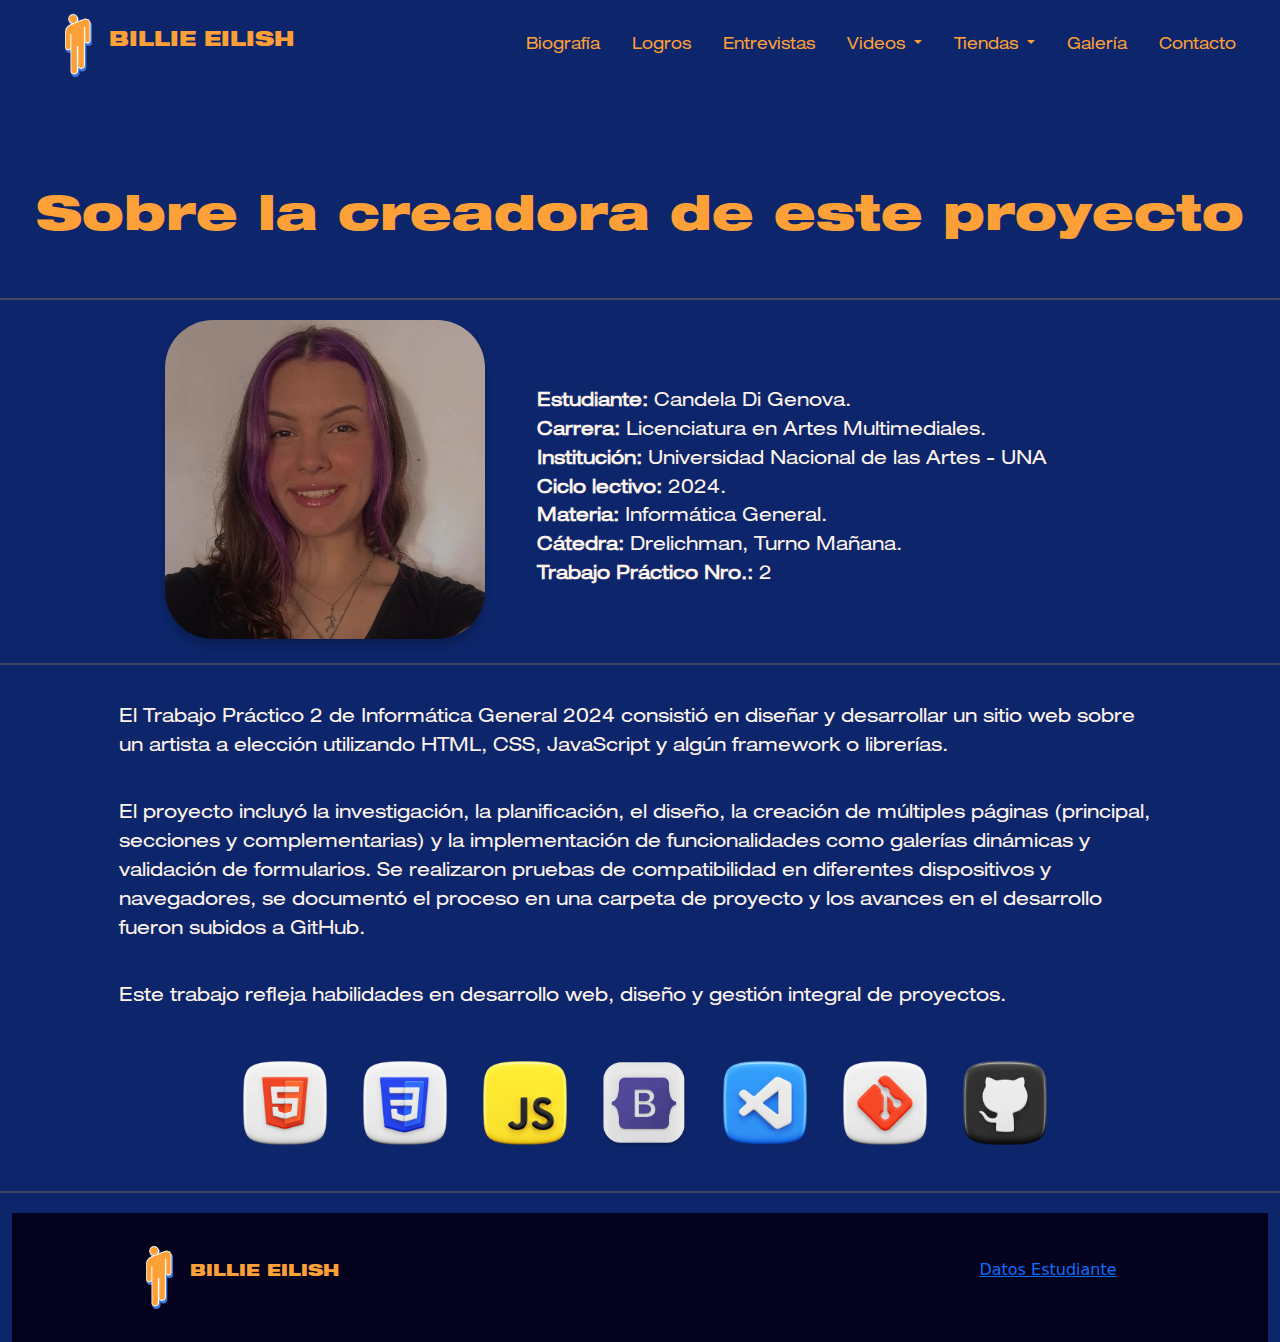
<file: estudiante.html>
<!DOCTYPE html>
<html lang="es">

<head>
    <meta charset="UTF-8">
    <meta name="viewport"
          content="width=device-width, initial-scale=1.0">
    <title>Billie Eilish | Estudiante</title>
    <link rel="stylesheet"
          href="https://cdn.jsdelivr.net/npm/bootstrap@5.3.3/dist/css/bootstrap.min.css">
    <link rel="icon"
          href="img/logo.png"
          type="image/png">
    <link rel="stylesheet"
          href="css/styles.css">
</head>

<body class="columna blue">
    <!-- CONTENEDOR PRINCIPAL -->
    <div class="contenedor-pricipal container-fluid">
        <!-- INICIO DEL HEADER -->
        <header>
            <!-- MENÚ DE NAVEGACIÓN -->
            <nav class="navbar navbar-expand-lg bg-body-tertiary fixed-top blue">
                <div class="container-fluid">
                    <!-- LOGO Y TÍTULO -->
                    <a class="navbar-brand col-8 col-sm-10 col-md-3 text-center"
                       href="index.html">
                        <div class="logo d-flex align-items-center justify-content-center">
                            <!-- IMAGEN DEL LOGO -->
                            <img src="img/logo.png"
                                 alt="logo billie eilish">
                            <!-- NOMBRE DE LA PÁGINA -->
                            <h1>BILLIE EILISH</h1>
                        </div>
                    </a>
                    <!-- BOTÓN PARA MENÚ RESPONSIVE -->
                    <button class="navbar-toggler col-1"
                            type="button"
                            data-bs-toggle="offcanvas"
                            data-bs-target="#offcanvasNavbar"
                            aria-controls="offcanvasNavbar"
                            aria-label="Toggle navigation">
                        <span><img src="img/dots.png"
                                 alt="menu de puntos"></span>
                    </button>
                    <!-- CONTENIDO DEL MENÚ -->
                    <div class="offcanvas offcanvas-end fondo-menu"
                         tabindex="-1"
                         id="offcanvasNavbar"
                         aria-labelledby="offcanvasNavbarLabel">
                        <div class="offcanvas-header blue">
                            <!-- ENCABEZADO DEL MENÚ -->
                            <div class="offcanvas-title logo d-flex align-items-center justify-content-center"
                                 id="offcanvasNavbarLabel">
                                <img src="img/logo.png"
                                     alt="logo billie eilish">
                                <h5>BILLIE EILISH</h5>
                            </div>
                            <!-- BOTÓN PARA CERRAR EL MENÚ -->
                            <button type="button"
                                    class="btn-close"
                                    data-bs-dismiss="offcanvas"
                                    aria-label="Close"></button>
                        </div>
                        <!-- ELEMENTOS DEL MENÚ DE NAVEGACIÓN -->
                        <div class="offcanvas-body blue">
                            <ul class="navbar-nav justify-content-end flex-grow-1 pe-3">
                                <li class="nav-item">
                                    <a class="nav-link"
                                       href="biografia.html">Biografía</a>
                                </li>
                                <li class="nav-item">
                                    <a class="nav-link"
                                       href="premios.html">Logros</a>
                                </li>
                                <li class="nav-item">
                                    <a class="nav-link"
                                       href="entrevistas.html">Entrevistas</a>
                                </li>
                                <!-- MENÚ DESPLEGABLE PARA VIDEOS -->
                                <li class="nav-item dropdown">
                                    <a class="nav-link dropdown-toggle"
                                       role="button"
                                       data-bs-toggle="dropdown"
                                       aria-expanded="false">
                                        Videos
                                    </a>
                                    <ul class="dropdown-menu blue">
                                        <li>
                                            <a class="dropdown-item"
                                               href="subsecciones-videos/index.html">Discografía</a>
                                        </li>
                                        <li>
                                            <a class="dropdown-item"
                                               href="subsecciones-videos/colaboraciones.html">Colaboraciones</a>
                                        </li>
                                        <li>
                                            <a class="dropdown-item"
                                               href="subsecciones-videos/shows.html">Shows en vivo</a>
                                        </li>
                                    </ul>
                                </li>
                                <!-- MENÚ DESPLEGABLE PARA TIENDAS -->
                                <li class="nav-item dropdown">
                                    <a class="nav-link dropdown-toggle"
                                       role="button"
                                       data-bs-toggle="dropdown"
                                       aria-expanded="false">
                                        Tiendas
                                    </a>
                                    <ul class="dropdown-menu blue">
                                        <li>
                                            <a class="dropdown-item"
                                               href="https://store.billieeilish.com/"
                                               target="_blank">Tienda
                                                Oficial
                                            </a>
                                        </li>
                                        <li>
                                            <a class="dropdown-item"
                                               href="https://billieeilishfragrances.com/?srsltid=AfmBOop1EoSfze6_TD4CdH46yVoaUw0uvXMI5LXQlTJN9Pntm-nxkg8u"
                                               target="_blank">Fragancias
                                                Eilish
                                            </a>
                                        </li>
                                    </ul>
                                </li>
                                <li class="nav-item">
                                    <a class="nav-link"
                                       href="galeria.html">Galería</a>
                                </li>
                                <li class="nav-item">
                                    <a class="nav-link"
                                       aria-current="page"
                                       href="contacto.html">Contacto</a>
                                </li>
                            </ul>
                        </div>
                    </div>
                </div>
            </nav>
        </header>
        <!-- SECCIÓN PRINCIPAL -->
        <main class="columna">
            <section class="row align-items-center justify-content-center datos-estudiante">
                <h2 class="col-12 neue-93-light orange text-center">Sobre la creadora de este proyecto</h2>
                <hr>
                <img src="img/imagen-estudiante.jpg"
                     alt="foto 4x4 estudiante"
                     class="col-10 col-md-3 mb-4">
                <ul class="col-12 col-md-5 neue-53-light px-5 px-md-1 mx-5 mb-4">
                    <li><strong>Estudiante:</strong> Candela Di Genova.</li>
                    <li><strong>Carrera:</strong> Licenciatura en Artes Multimediales.</li>
                    <li><strong>Institución:</strong> Universidad Nacional de las Artes - UNA</li>
                    <li><strong>Ciclo lectivo:</strong> 2024.</li>
                    <li><strong>Materia:</strong> Informática General.</li>
                    <li><strong>Cátedra:</strong> Drelichman, Turno Mañana.</li>
                    <li><strong>Trabajo Práctico Nro.:</strong> 2</li>
                </ul>
                <hr>
            </section>
            <div class="row align-items-center justify-content-center datos-proyecto">
                <p class="col-10 neue-53-light">El Trabajo Práctico 2 de Informática General 2024 consistió en diseñar y desarrollar un sitio web sobre un artista a elección
                    utilizando HTML, CSS, JavaScript y algún framework o librerías.
                </p>
                <p class="col-10 neue-53-light">El proyecto incluyó la investigación, la planificación, el diseño, la creación de múltiples páginas (principal, secciones y
                    complementarias) y la implementación de funcionalidades como galerías dinámicas y validación de formularios. Se realizaron pruebas de compatibilidad en diferentes dispositivos y
                    navegadores, se documentó el proceso en una carpeta de proyecto y los avances en el desarrollo fueron subidos a GitHub.
                </p>
                <p class="col-10 neue-53-light">
                    Este trabajo refleja habilidades en desarrollo web, diseño y gestión integral de proyectos.
                </p>
                <ul class="row justify-content-center align-items-center text-center p-3">
                    <li  class="col-4 col-md-1 m-md-2"><img src="img/logos-herramientas/html.png"
                             alt="icono html5"></li>
                    <li class="col-4 col-md-1 m-md-2"><img src="img/logos-herramientas/css.png"
                             alt="icono css" ></li>
                    <li  class="col-4 col-md-1 m-md-2"><img src="img/logos-herramientas/javascript.png"
                             alt="icono javascript"></li>
                    <li class="col-4 col-md-1 m-md-2"><img src="img/logos-herramientas/bootstrap-framework.png"
                             alt="icono bootstrap" ></li>
                    <li class="col-4 col-md-1 m-md-2"><img src="img/logos-herramientas/visual-studio-code.png"
                             alt="icono visual estudio code"></li>
                    <li class="col-4 col-md-1 m-md-2"><img src="img/logos-herramientas/git.png"
                             alt="icono git"></li>
                    <li class="col-4 col-md-1 m-md-2"><img src="img/logos-herramientas/github.png"
                             alt="icono github"></li>
                </ul>
                <hr>
            </div>
        </main>
        <!-- FOOTER -->
        <footer id="footer-info"
                class="d-flex flex-wrap justify-content-between align-items-center py-3 my-4">
            <!-- CONTENEDOR PRINCIPAL DEL FOOTER -->

            <div class="col-12 col-lg-4 d-flex align-items-center justify-content-center">
                <!-- SECCIÓN IZQUIERDA LOGO -->
                <a class="navbar-brand col-8 col-sm-10 col-md-3 text-center"
                   href="index.html">
                    <div class="logo d-flex align-items-center justify-content-center">
                        <!-- LOGO -->
                        <img src="img/logo.png"
                             alt="logo billie eilish">
                        <h5>BILLIE EILISH</h5>
                    </div>
                </a>
            </div>

            <div class="col-12 col-lg-4 d-flex align-items-center justify-content-center text-center">
                <!-- SECCIÓN DERECHA ENLACE A PÁGINA SECUNDARIA -->
                <p class="col-6">
                    <a href="estudiante.html">Datos Estudiante</a>
                </p>
            </div>
        </footer>
        <!-- IMPORTACIÓN DE LA LIBRERÍA DE BOOTSTRAP PARA DISEÑO Y FUNCIONALIDADES JS -->
        <script src="https://cdn.jsdelivr.net/npm/bootstrap@5.3.3/dist/js/bootstrap.bundle.min.js"></script>
    </div>
</body>

</html>
</file>
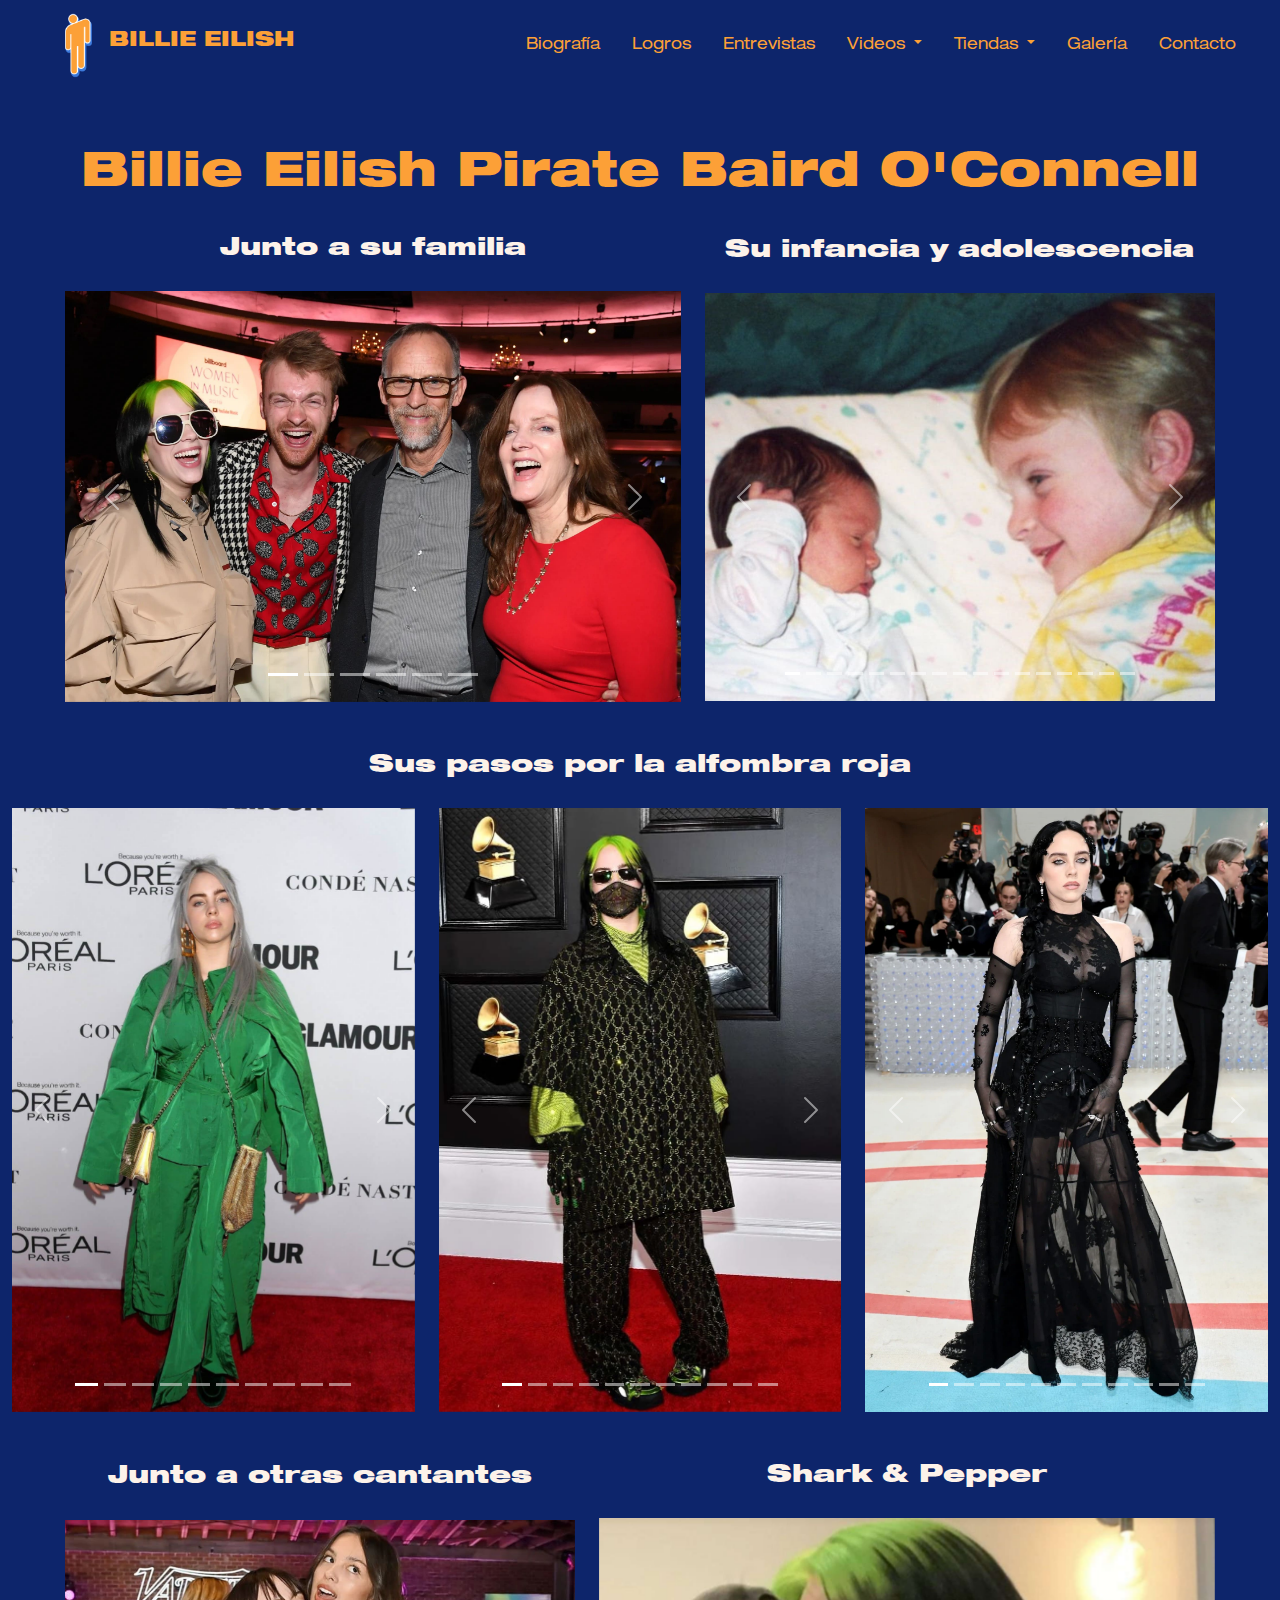
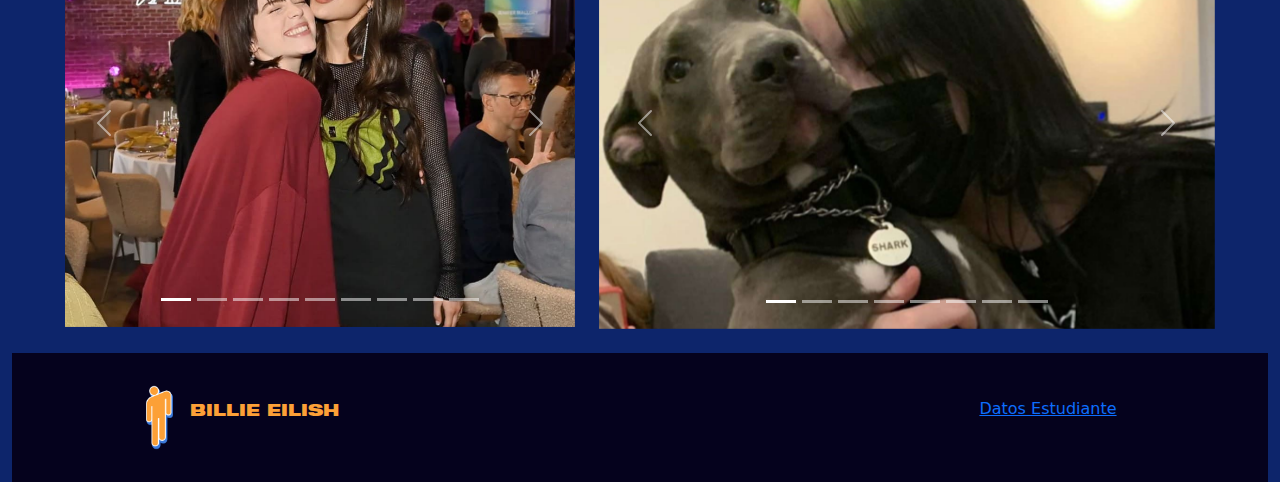
<file: galeria.html>
<!DOCTYPE html>
<html lang="es">

<head>
    <meta charset="UTF-8">
    <meta name="viewport"
          content="width=device-width, initial-scale=1.0">
    <title>Billie Eilish | Galería</title>
    <link rel="stylesheet"
          href="https://cdn.jsdelivr.net/npm/bootstrap@5.3.3/dist/css/bootstrap.min.css">
    <link rel="icon"
          href="img/logo.png"
          type="image/png">
    <link rel="stylesheet"
          href="css/styles.css">
</head>

<body class="columna blue">
    <!-- CONTENEDOR PRINCIPAL -->
    <div class="contenedor-pricipal container-fluid">
        <!-- INICIO DEL HEADER -->
        <header>
            <!-- MENÚ DE NAVEGACIÓN -->
            <nav class="navbar navbar-expand-lg bg-body-tertiary fixed-top blue">
                <div class="container-fluid">
                    <!-- LOGO Y TÍTULO -->
                    <a class="navbar-brand col-8 col-sm-10 col-md-3 text-center"
                       href="index.html">
                        <div class="logo d-flex align-items-center justify-content-center">
                            <!-- IMAGEN DEL LOGO -->
                            <img src="img/logo.png"
                                 alt="logo billie eilish">
                            <!-- NOMBRE DE LA PÁGINA -->
                            <h1>BILLIE EILISH</h1>
                        </div>
                    </a>
                    <!-- BOTÓN PARA MENÚ RESPONSIVE -->
                    <button class="navbar-toggler col-1"
                            type="button"
                            data-bs-toggle="offcanvas"
                            data-bs-target="#offcanvasNavbar"
                            aria-controls="offcanvasNavbar"
                            aria-label="Toggle navigation">
                        <span><img src="img/dots.png"
                                 alt="menu de puntos"></span>
                    </button>
                    <!-- CONTENIDO DEL MENÚ -->
                    <div class="offcanvas offcanvas-end fondo-menu"
                         tabindex="-1"
                         id="offcanvasNavbar"
                         aria-labelledby="offcanvasNavbarLabel">
                        <div class="offcanvas-header blue">
                            <!-- ENCABEZADO DEL MENÚ -->
                            <div class="offcanvas-title logo d-flex align-items-center justify-content-center"
                                 id="offcanvasNavbarLabel">
                                <img src="img/logo.png"
                                     alt="logo billie eilish">
                                <h5>BILLIE EILISH</h5>
                            </div>
                            <!-- BOTÓN PARA CERRAR EL MENÚ -->
                            <button type="button"
                                    class="btn-close"
                                    data-bs-dismiss="offcanvas"
                                    aria-label="Close"></button>
                        </div>
                        <!-- ELEMENTOS DEL MENÚ DE NAVEGACIÓN -->
                        <div class="offcanvas-body blue">
                            <ul class="navbar-nav justify-content-end flex-grow-1 pe-3">
                                <li class="nav-item">
                                    <a class="nav-link"
                                       href="biografia.html">Biografía</a>
                                </li>
                                <li class="nav-item">
                                    <a class="nav-link"
                                       href="premios.html">Logros</a>
                                </li>
                                <li class="nav-item">
                                    <a class="nav-link"
                                       href="entrevistas.html">Entrevistas</a>
                                </li>
                                <!-- MENÚ DESPLEGABLE PARA VIDEOS -->
                                <li class="nav-item dropdown">
                                    <a class="nav-link dropdown-toggle"
                                       role="button"
                                       data-bs-toggle="dropdown"
                                       aria-expanded="false">
                                        Videos
                                    </a>
                                    <ul class="dropdown-menu blue">
                                        <li>
                                            <a class="dropdown-item"
                                               href="subsecciones-videos/index.html">Discografía</a>
                                        </li>
                                        <li>
                                            <a class="dropdown-item"
                                               href="subsecciones-videos/colaboraciones.html">Colaboraciones</a>
                                        </li>
                                        <li>
                                            <a class="dropdown-item"
                                               href="subsecciones-videos/shows.html">Shows en vivo</a>
                                        </li>
                                    </ul>
                                </li>
                                <!-- MENÚ DESPLEGABLE PARA TIENDAS -->
                                <li class="nav-item dropdown">
                                    <a class="nav-link dropdown-toggle"
                                       role="button"
                                       data-bs-toggle="dropdown"
                                       aria-expanded="false">
                                        Tiendas
                                    </a>
                                    <ul class="dropdown-menu blue">
                                        <li>
                                            <a class="dropdown-item"
                                               href="https://store.billieeilish.com/"
                                               target="_blank">Tienda
                                                Oficial
                                            </a>
                                        </li>
                                        <li>
                                            <a class="dropdown-item"
                                               href="https://billieeilishfragrances.com/?srsltid=AfmBOop1EoSfze6_TD4CdH46yVoaUw0uvXMI5LXQlTJN9Pntm-nxkg8u"
                                               target="_blank">Fragancias
                                                Eilish
                                            </a>
                                        </li>
                                    </ul>
                                </li>
                                <li class="nav-item">
                                    <a class="nav-link"
                                       href="galeria.html">Galería</a>
                                </li>
                                <li class="nav-item">
                                    <a class="nav-link"
                                       aria-current="page"
                                       href="contacto.html">Contacto</a>
                                </li>
                            </ul>
                        </div>
                    </div>
                </div>
            </nav>
        </header>
        <!-- SECCIÓN PRINCIPAL -->
        <main class="columna">
            <section class="row align-items-center text-center justify-content-center">

                <h2 class="col-12 neue-93-light orange mb-1 mt-1">Billie Eilish Pirate Baird O'Connell</h2>
                <!-- SECCIÓN FOTOS CON SU FAMILIA -->
                <section class="col-12 col-md-6 mb-4">
                    <h3 class="neue-93-light">Junto a su familia</h3>
                    <!-- SECCIÓN CARROUSEL DE IMÁGENES -->
                    <div id="carouselFamilia"
                         class="carousel slide"
                         data-bs-ride="carousel">
                        <div class="carousel-indicators">
                            <!-- BOTONES DE NAVEGACIÓN DEL CARROUSEL -->
                            <button type="button"
                                    data-bs-target="#carouselExampleIndicators"
                                    data-bs-slide-to="0"
                                    class="active"
                                    aria-current="true"
                                    aria-label="Slide 1"></button>
                            <button type="button"
                                    data-bs-target="#carouselExampleIndicators"
                                    data-bs-slide-to="1"
                                    aria-label="Slide 2"></button>
                            <button type="button"
                                    data-bs-target="#carouselExampleIndicators"
                                    data-bs-slide-to="2"
                                    aria-label="Slide 3"></button>
                            <button type="button"
                                    data-bs-target="#carouselExampleIndicators"
                                    data-bs-slide-to="3"
                                    aria-label="Slide 4"></button>
                            <button type="button"
                                    data-bs-target="#carouselExampleIndicators"
                                    data-bs-slide-to="4"
                                    aria-label="Slide 5"></button>
                            <button type="button"
                                    data-bs-target="#carouselExampleIndicators"
                                    data-bs-slide-to="5"
                                    aria-label="Slide 1"></button>
                        </div>
                        <div class="carousel-inner">
                            <!-- IMÁGENES DEL CARROUSEL -->
                            <div class="carousel-item active">
                                <img src="img/galeria-de-fotos/familia/001.jpg"
                                     class="d-block w-100"
                                     alt="Billie Eilish junto a su familia">
                            </div>
                            <div class="carousel-item">
                                <img src="img/galeria-de-fotos/familia/002.jpg"
                                     class="d-block w-100"
                                     alt="Billie Eilish junto a su familia">
                            </div>
                            <div class="carousel-item">
                                <img src="img/galeria-de-fotos/familia/003.jpg"
                                     class="d-block w-100"
                                     alt="Billie Eilish junto a su familia">
                            </div>
                            <div class="carousel-item">
                                <img src="img/galeria-de-fotos/familia/004.jpg"
                                     class="d-block w-100"
                                     alt="Billie Eilish junto a su familia">
                            </div>
                            <div class="carousel-item">
                                <img src="img/galeria-de-fotos/familia/005.jpeg"
                                     class="d-block w-100"
                                     alt="Billie Eilish junto a su familia">
                            </div>
                            <div class="carousel-item">
                                <img src="img/galeria-de-fotos/familia/006.jpg"
                                     class="d-block w-100"
                                     alt="Billie Eilish junto a su familia">
                            </div>
                        </div>
                        <!-- CONTROLES DE NAVEGACIÓN DEL CARROUSEL -->
                        <button class="carousel-control-prev"
                                type="button"
                                data-bs-target="#carouselFamilia"
                                data-bs-slide="prev">
                            <span class="carousel-control-prev-icon"
                                  aria-hidden="true"></span>
                            <span class="visually-hidden">Previous</span>
                        </button>
                        <button class="carousel-control-next"
                                type="button"
                                data-bs-target="#carouselFamilia"
                                data-bs-slide="next">
                            <span class="carousel-control-next-icon"
                                  aria-hidden="true"></span>
                            <span class="visually-hidden">Next</span>
                        </button>
                    </div>
                </section>


                <!-- SECCIÓN FOTOS INFANCIA Y ADOLESCENCIA -->
                <section class="col-12 col-md-5 mb-4">
                    <h3 class="neue-93-light">Su infancia y adolescencia</h3>
                    <!-- SECCIÓN CARROUSEL DE IMÁGENES -->
                    <div id="carouselInfancia"
                         class="carousel slide"
                         data-bs-ride="carousel">
                        <div class="carousel-indicators">
                            <!-- BOTONES DE NAVEGACIÓN DEL CARROUSEL -->
                            <button type="button"
                                    data-bs-target="#carouselExampleIndicators"
                                    data-bs-slide-to="0"
                                    class="active"
                                    aria-current="true"
                                    aria-label="Slide 1"></button>
                            <button type="button"
                                    data-bs-target="#carouselExampleIndicators"
                                    data-bs-slide-to="1"
                                    aria-label="Slide 2"></button>
                            <button type="button"
                                    data-bs-target="#carouselExampleIndicators"
                                    data-bs-slide-to="2"
                                    aria-label="Slide 3"></button>
                            <button type="button"
                                    data-bs-target="#carouselExampleIndicators"
                                    data-bs-slide-to="3"
                                    aria-label="Slide 4"></button>
                            <button type="button"
                                    data-bs-target="#carouselExampleIndicators"
                                    data-bs-slide-to="4"
                                    aria-label="Slide 5"></button>
                            <button type="button"
                                    data-bs-target="#carouselExampleIndicators"
                                    data-bs-slide-to="5"
                                    aria-label="Slide 6"></button>
                            <button type="button"
                                    data-bs-target="#carouselExampleIndicators"
                                    data-bs-slide-to="6"
                                    aria-label="Slide 7"></button>
                            <button type="button"
                                    data-bs-target="#carouselExampleIndicators"
                                    data-bs-slide-to="7"
                                    aria-label="Slide 8"></button>
                            <button type="button"
                                    data-bs-target="#carouselExampleIndicators"
                                    data-bs-slide-to="8"
                                    aria-label="Slide 9"></button>
                            <button type="button"
                                    data-bs-target="#carouselExampleIndicators"
                                    data-bs-slide-to="9"
                                    aria-label="Slide 10"></button>
                            <button type="button"
                                    data-bs-target="#carouselExampleIndicators"
                                    data-bs-slide-to="10"
                                    aria-label="Slide 11"></button>
                            <button type="button"
                                    data-bs-target="#carouselExampleIndicators"
                                    data-bs-slide-to="11"
                                    aria-label="Slide 12"></button>
                            <button type="button"
                                    data-bs-target="#carouselExampleIndicators"
                                    data-bs-slide-to="12"
                                    aria-label="Slide 13"></button>
                            <button type="button"
                                    data-bs-target="#carouselExampleIndicators"
                                    data-bs-slide-to="13"
                                    aria-label="Slide 14"></button>
                            <button type="button"
                                    data-bs-target="#carouselExampleIndicators"
                                    data-bs-slide-to="14"
                                    aria-label="Slide 15"></button>
                            <button type="button"
                                    data-bs-target="#carouselExampleIndicators"
                                    data-bs-slide-to="15"
                                    aria-label="Slide 16"></button>
                            <button type="button"
                                    data-bs-target="#carouselExampleIndicators"
                                    data-bs-slide-to="16"
                                    aria-label="Slide 1"></button>
                        </div>
                        <div class="carousel-inner">
                            <!-- IMÁGENES DEL CARROUSEL -->
                            <div class="carousel-item active">
                                <img src="img/galeria-de-fotos/2001-2017/000.jpg"
                                     class="d-block w-100"
                                     alt="Billie Eilish de bebé">
                            </div>
                            <div class="carousel-item">
                                <img src="img/galeria-de-fotos/2001-2017/001.jpg"
                                     class="d-block w-100"
                                     alt="Billie Eilish de bebé">
                            </div>
                            <div class="carousel-item">
                                <img src="img/galeria-de-fotos/2001-2017/004.jpg"
                                     class="d-block w-100"
                                     alt="Billie Eilish de pequeña">
                            </div>
                            <div class="carousel-item">
                                <img src="img/galeria-de-fotos/2001-2017/005.jpg"
                                     class="d-block w-100"
                                     alt="Billie Eilish de pequeña">
                            </div>
                            <div class="carousel-item">
                                <img src="img/galeria-de-fotos/2001-2017/006.jpg"
                                     class="d-block w-100"
                                     alt="Billie Eilish de pequeña">
                            </div>
                            <div class="carousel-item">
                                <img src="img/galeria-de-fotos/2001-2017/008.png"
                                     class="d-block w-100"
                                     alt="Billie Eilish de pequeña">
                            </div>
                            <div class="carousel-item">
                                <img src="img/galeria-de-fotos/2001-2017/010.jpg"
                                     class="d-block w-100"
                                     alt="Billie Eilish de pequeña">
                            </div>
                            <div class="carousel-item">
                                <img src="img/galeria-de-fotos/2001-2017/011.jpg"
                                     class="d-block w-100"
                                     alt="Billie Eilish preadolescente">
                            </div>
                            <div class="carousel-item">
                                <img src="img/galeria-de-fotos/2001-2017/012.jpg"
                                     class="d-block w-100"
                                     alt="Billie Eilish preadolescente">
                            </div>
                            <div class="carousel-item">
                                <img src="img/galeria-de-fotos/2001-2017/013.jpg"
                                     class="d-block w-100"
                                     alt="Billie Eilish preadolescente">
                            </div>
                            <div class="carousel-item">
                                <img src="img/galeria-de-fotos/2001-2017/014.jpg"
                                     class="d-block w-100"
                                     alt="Billie Eilish adolescente">
                            </div>
                            <div class="carousel-item">
                                <img src="img/galeria-de-fotos/2001-2017/015.jpg"
                                     class="d-block w-100"
                                     alt="Billie Eilish adolescente">
                            </div>
                            <div class="carousel-item">
                                <img src="img/galeria-de-fotos/2001-2017/016.jpg"
                                     class="d-block w-100"
                                     alt="Billie Eilish adolescente">
                            </div>
                            <div class="carousel-item">
                                <img src="img/galeria-de-fotos/2001-2017/017.jpg"
                                     class="d-block w-100"
                                     alt="Billie Eilish adolescente">
                            </div>
                            <div class="carousel-item">
                                <img src="img/galeria-de-fotos/2001-2017/018.jpg"
                                     class="d-block w-100"
                                     alt="Billie Eilish adolescente">
                            </div>
                            <div class="carousel-item">
                                <img src="img/galeria-de-fotos/2001-2017/019.jpg"
                                     class="d-block w-100"
                                     alt="Billie Eilish adolescente">
                            </div>
                            <div class="carousel-item">
                                <img src="img/galeria-de-fotos/2001-2017/020.jpg"
                                     class="d-block w-100"
                                     alt="Billie Eilish adolescente">
                            </div>
                        </div>
                        <!-- CONTROLES DE NAVEGACIÓN DEL CARROUSEL -->
                        <button class="carousel-control-prev"
                                type="button"
                                data-bs-target="#carouselInfancia"
                                data-bs-slide="prev">
                            <span class="carousel-control-prev-icon"
                                  aria-hidden="true"></span>
                            <span class="visually-hidden">Previous</span>
                        </button>
                        <button class="carousel-control-next"
                                type="button"
                                data-bs-target="#carouselInfancia"
                                data-bs-slide="next">
                            <span class="carousel-control-next-icon"
                                  aria-hidden="true"></span>
                            <span class="visually-hidden">Next</span>
                        </button>
                    </div>
                </section>



                <!-- SECCIÓN FOTOS ALFOMBRA ROJA -->
                <h3 class="neue-93-light col-12">Sus pasos por la alfombra roja</h3>
                <div class="col-12 col-md-4 mb-4">
                    <!-- SECCIÓN CARROUSEL DE IMÁGENES -->
                    <div id="carouselLooks"
                         class="carousel slide"
                         data-bs-ride="carousel">
                        <div class="carousel-indicators">
                            <!-- BOTONES DE NAVEGACIÓN DEL CARROUSEL -->
                            <button type="button"
                                    data-bs-target="#carouselExampleIndicators"
                                    data-bs-slide-to="0"
                                    class="active"
                                    aria-current="true"
                                    aria-label="Slide 1"></button>
                            <button type="button"
                                    data-bs-target="#carouselExampleIndicators"
                                    data-bs-slide-to="1"
                                    aria-label="Slide 2"></button>
                            <button type="button"
                                    data-bs-target="#carouselExampleIndicators"
                                    data-bs-slide-to="2"
                                    aria-label="Slide 3"></button>
                            <button type="button"
                                    data-bs-target="#carouselExampleIndicators"
                                    data-bs-slide-to="3"
                                    aria-label="Slide 4"></button>
                            <button type="button"
                                    data-bs-target="#carouselExampleIndicators"
                                    data-bs-slide-to="4"
                                    aria-label="Slide 5"></button>
                            <button type="button"
                                    data-bs-target="#carouselExampleIndicators"
                                    data-bs-slide-to="5"
                                    aria-label="Slide 6"></button>
                            <button type="button"
                                    data-bs-target="#carouselExampleIndicators"
                                    data-bs-slide-to="6"
                                    aria-label="Slide 7"></button>
                            <button type="button"
                                    data-bs-target="#carouselExampleIndicators"
                                    data-bs-slide-to="7"
                                    aria-label="Slide 8"></button>
                            <button type="button"
                                    data-bs-target="#carouselExampleIndicators"
                                    data-bs-slide-to="8"
                                    aria-label="Slide 9"></button>
                            <button type="button"
                                    data-bs-target="#carouselExampleIndicators"
                                    data-bs-slide-to="9"
                                    aria-label="Slide 1"></button>
                        </div>
                        <div class="carousel-inner">
                            <!-- IMÁGENES DEL CARROUSEL -->
                            <div class="carousel-item active">
                                <img src="img/galeria-de-fotos/red-carpet/001.jpg"
                                     class="d-block w-100"
                                     alt="Billie Eilish en la alfombra roja">
                            </div>
                            <div class="carousel-item">
                                <img src="img/galeria-de-fotos/red-carpet/002.jpg"
                                     class="d-block w-100"
                                     alt="Billie Eilish en la alfombra roja">
                            </div>
                            <div class="carousel-item">
                                <img src="img/galeria-de-fotos/red-carpet/003.jpg"
                                     class="d-block w-100"
                                     alt="Billie Eilish en la alfombra roja">
                            </div>
                            <div class="carousel-item">
                                <img src="img/galeria-de-fotos/red-carpet/004.jpg"
                                     class="d-block w-100"
                                     alt="Billie Eilish en la alfombra roja">
                            </div>
                            <div class="carousel-item">
                                <img src="img/galeria-de-fotos/red-carpet/005.jpg"
                                     class="d-block w-100"
                                     alt="Billie Eilish en la alfombra roja">
                            </div>
                            <div class="carousel-item">
                                <img src="img/galeria-de-fotos/red-carpet/006.jpg"
                                     class="d-block w-100"
                                     alt="Billie Eilish en la alfombra roja">
                            </div>
                            <div class="carousel-item">
                                <img src="img/galeria-de-fotos/red-carpet/007.jpg"
                                     class="d-block w-100"
                                     alt="Billie Eilish en la alfombra roja">
                            </div>
                            <div class="carousel-item">
                                <img src="img/galeria-de-fotos/red-carpet/008.jpg"
                                     class="d-block w-100"
                                     alt="Billie Eilish en la alfombra roja">
                            </div>
                            <div class="carousel-item">
                                <img src="img/galeria-de-fotos/red-carpet/009.jpg"
                                     class="d-block w-100"
                                     alt="">
                            </div>
                            <div class="carousel-item">
                                <img src="img/galeria-de-fotos/red-carpet/010.jpg"
                                     class="d-block w-100"
                                     alt="Billie Eilish en la alfombra roja">
                            </div>
                        </div>
                        <!-- CONTROLES DE NAVEGACIÓN DEL CARROUSEL -->
                        <button class="carousel-control-prev"
                                type="button"
                                data-bs-target="#carouselLooks"
                                data-bs-slide="prev">
                            <span class="carousel-control-prev-icon"
                                  aria-hidden="true"></span>
                            <span class="visually-hidden">Previous</span>
                        </button>
                        <button class="carousel-control-next"
                                type="button"
                                data-bs-target="#carouselLooks"
                                data-bs-slide="next">
                            <span class="carousel-control-next-icon"
                                  aria-hidden="true"></span>
                            <span class="visually-hidden">Next</span>
                        </button>
                    </div>
                </div>

                <div class="col-12 col-md-4 mb-4">
                    <!-- SECCIÓN CARROUSEL DE IMÁGENES -->
                    <div id="carouselLooks2"
                         class="carousel slide"
                         data-bs-ride="carousel">
                        <div class="carousel-indicators">
                            <!-- BOTONES DE NAVEGACIÓN DEL CARROUSEL -->
                            <button type="button"
                                    data-bs-target="#carouselExampleIndicators"
                                    data-bs-slide-to="0"
                                    class="active"
                                    aria-current="true"
                                    aria-label="Slide 1"></button>
                            <button type="button"
                                    data-bs-target="#carouselExampleIndicators"
                                    data-bs-slide-to="1"
                                    aria-label="Slide 2"></button>
                            <button type="button"
                                    data-bs-target="#carouselExampleIndicators"
                                    data-bs-slide-to="2"
                                    aria-label="Slide 3"></button>
                            <button type="button"
                                    data-bs-target="#carouselExampleIndicators"
                                    data-bs-slide-to="3"
                                    aria-label="Slide 4"></button>
                            <button type="button"
                                    data-bs-target="#carouselExampleIndicators"
                                    data-bs-slide-to="4"
                                    aria-label="Slide 5"></button>
                            <button type="button"
                                    data-bs-target="#carouselExampleIndicators"
                                    data-bs-slide-to="5"
                                    aria-label="Slide 6"></button>
                            <button type="button"
                                    data-bs-target="#carouselExampleIndicators"
                                    data-bs-slide-to="6"
                                    aria-label="Slide 7"></button>
                            <button type="button"
                                    data-bs-target="#carouselExampleIndicators"
                                    data-bs-slide-to="7"
                                    aria-label="Slide 8"></button>
                            <button type="button"
                                    data-bs-target="#carouselExampleIndicators"
                                    data-bs-slide-to="8"
                                    aria-label="Slide 9"></button>
                            <button type="button"
                                    data-bs-target="#carouselExampleIndicators"
                                    data-bs-slide-to="9"
                                    aria-label="Slide 10"></button>
                            <button type="button"
                                    data-bs-target="#carouselExampleIndicators"
                                    data-bs-slide-to="10"
                                    aria-label="Slide 1"></button>
                        </div>
                        <div class="carousel-inner">
                            <!-- IMÁGENES DEL CARROUSEL -->
                            <div class="carousel-item active">
                                <img src="img/galeria-de-fotos/red-carpet/011.jpg"
                                     class="d-block w-100"
                                     alt="Billie Eilish en la alfombra roja">
                            </div>
                            <div class="carousel-item">
                                <img src="img/galeria-de-fotos/red-carpet/012.jpg"
                                     class="d-block w-100"
                                     alt="Billie Eilish en la alfombra roja">
                            </div>
                            <div class="carousel-item">
                                <img src="img/galeria-de-fotos/red-carpet/013.jpg"
                                     class="d-block w-100"
                                     alt="Billie Eilish en la alfombra roja">
                            </div>
                            <div class="carousel-item">
                                <img src="img/galeria-de-fotos/red-carpet/014.jpg"
                                     class="d-block w-100"
                                     alt="Billie Eilish en la alfombra roja">
                            </div>
                            <div class="carousel-item">
                                <img src="img/galeria-de-fotos/red-carpet/015.jpg"
                                     class="d-block w-100"
                                     alt="Billie Eilish en la alfombra roja">
                            </div>
                            <div class="carousel-item">
                                <img src="img/galeria-de-fotos/red-carpet/016.png"
                                     class="d-block w-100"
                                     alt="Billie Eilish en la alfombra roja">
                            </div>
                            <div class="carousel-item">
                                <img src="img/galeria-de-fotos/red-carpet/017.jpg"
                                     class="d-block w-100"
                                     alt="Billie Eilish en la alfombra roja">
                            </div>
                            <div class="carousel-item">
                                <img src="img/galeria-de-fotos/red-carpet/018.jpg"
                                     class="d-block w-100"
                                     alt="Billie Eilish en la alfombra roja">
                            </div>
                            <div class="carousel-item">
                                <img src="img/galeria-de-fotos/red-carpet/019.jpg"
                                     class="d-block w-100"
                                     alt="Billie Eilish en la alfombra roja">
                            </div>
                            <div class="carousel-item">
                                <img src="img/galeria-de-fotos/red-carpet/020.jpg"
                                     class="d-block w-100"
                                     alt="Billie Eilish en la alfombra roja">
                            </div>
                            <div class="carousel-item">
                                <img src="img/galeria-de-fotos/red-carpet/021.jpg"
                                     class="d-block w-100"
                                     alt="Billie Eilish en la alfombra roja">
                            </div>
                        </div>
                        <!-- CONTROLES DE NAVEGACIÓN DEL CARROUSEL -->
                        <button class="carousel-control-prev"
                                type="button"
                                data-bs-target="#carouselLooks2"
                                data-bs-slide="prev">
                            <span class="carousel-control-prev-icon"
                                  aria-hidden="true"></span>
                            <span class="visually-hidden">Previous</span>
                        </button>
                        <button class="carousel-control-next"
                                type="button"
                                data-bs-target="#carouselLooks2"
                                data-bs-slide="next">
                            <span class="carousel-control-next-icon"
                                  aria-hidden="true"></span>
                            <span class="visually-hidden">Next</span>
                        </button>
                    </div>
                </div>

                <div class="col-12 col-md-4 mb-4">
                    <!-- SECCIÓN CARROUSEL DE IMÁGENES -->
                    <div id="carouselLooks3"
                         class="carousel slide"
                         data-bs-ride="carousel">
                        <div class="carousel-indicators">
                            <!-- BOTONES DE NAVEGACIÓN DEL CARROUSEL -->
                            <button type="button"
                                    data-bs-target="#carouselExampleIndicators"
                                    data-bs-slide-to="0"
                                    class="active"
                                    aria-current="true"
                                    aria-label="Slide 1"></button>
                            <button type="button"
                                    data-bs-target="#carouselExampleIndicators"
                                    data-bs-slide-to="1"
                                    aria-label="Slide 2"></button>
                            <button type="button"
                                    data-bs-target="#carouselExampleIndicators"
                                    data-bs-slide-to="2"
                                    aria-label="Slide 3"></button>
                            <button type="button"
                                    data-bs-target="#carouselExampleIndicators"
                                    data-bs-slide-to="3"
                                    aria-label="Slide 4"></button>
                            <button type="button"
                                    data-bs-target="#carouselExampleIndicators"
                                    data-bs-slide-to="4"
                                    aria-label="Slide 5"></button>
                            <button type="button"
                                    data-bs-target="#carouselExampleIndicators"
                                    data-bs-slide-to="5"
                                    aria-label="Slide 6"></button>
                            <button type="button"
                                    data-bs-target="#carouselExampleIndicators"
                                    data-bs-slide-to="6"
                                    aria-label="Slide 7"></button>
                            <button type="button"
                                    data-bs-target="#carouselExampleIndicators"
                                    data-bs-slide-to="7"
                                    aria-label="Slide 8"></button>
                            <button type="button"
                                    data-bs-target="#carouselExampleIndicators"
                                    data-bs-slide-to="8"
                                    aria-label="Slide 9"></button>
                            <button type="button"
                                    data-bs-target="#carouselExampleIndicators"
                                    data-bs-slide-to="9"
                                    aria-label="Slide 10"></button>
                            <button type="button"
                                    data-bs-target="#carouselExampleIndicators"
                                    data-bs-slide-to="10"
                                    aria-label="Slide 1"></button>
                        </div>
                        <div class="carousel-inner">
                            <!-- IMÁGENES DEL CARROUSEL -->
                            <div class="carousel-item active">
                                <img src="img/galeria-de-fotos/red-carpet/022.jpg"
                                     class="d-block w-100"
                                     alt="Billie Eilish en la alfombra roja">
                            </div>
                            <div class="carousel-item">
                                <img src="img/galeria-de-fotos/red-carpet/023.jpg"
                                     class="d-block w-100"
                                     alt="Billie Eilish en la alfombra roja">
                            </div>
                            <div class="carousel-item">
                                <img src="img/galeria-de-fotos/red-carpet/024.jpg"
                                     class="d-block w-100"
                                     alt="Billie Eilish en la alfombra roja">
                            </div>
                            <div class="carousel-item">
                                <img src="img/galeria-de-fotos/red-carpet/025.jpg"
                                     class="d-block w-100"
                                     alt="Billie Eilish en la alfombra roja">
                            </div>
                            <div class="carousel-item">
                                <img src="img/galeria-de-fotos/red-carpet/026.jpg"
                                     class="d-block w-100"
                                     alt="Billie Eilish en la alfombra roja">
                            </div>
                            <div class="carousel-item">
                                <img src="img/galeria-de-fotos/red-carpet/027.jpg"
                                     class="d-block w-100"
                                     alt="Billie Eilish en la alfombra roja">
                            </div>
                            <div class="carousel-item">
                                <img src="img/galeria-de-fotos/red-carpet/028.jpg"
                                     class="d-block w-100"
                                     alt="Billie Eilish en la alfombra roja">
                            </div>
                            <div class="carousel-item">
                                <img src="img/galeria-de-fotos/red-carpet/029.jpg"
                                     class="d-block w-100"
                                     alt="Billie Eilish en la alfombra roja">
                            </div>
                            <div class="carousel-item">
                                <img src="img/galeria-de-fotos/red-carpet/030.jpg"
                                     class="d-block w-100"
                                     alt="Billie Eilish en la alfombra roja">
                            </div>
                            <div class="carousel-item">
                                <img src="img/galeria-de-fotos/red-carpet/031.jpg"
                                     class="d-block w-100"
                                     alt="Billie Eilish en la alfombra roja">
                            </div>
                            <div class="carousel-item">
                                <img src="img/galeria-de-fotos/red-carpet/032.jpg"
                                     class="d-block w-100"
                                     alt="Billie Eilish en la alfombra roja">
                            </div>
                        </div>
                        <!-- CONTROLES DE NAVEGACIÓN DEL CARROUSEL -->
                        <button class="carousel-control-prev"
                                type="button"
                                data-bs-target="#carouselLooks3"
                                data-bs-slide="prev">
                            <span class="carousel-control-prev-icon"
                                  aria-hidden="true"></span>
                            <span class="visually-hidden">Previous</span>
                        </button>
                        <button class="carousel-control-next"
                                type="button"
                                data-bs-target="#carouselLooks3"
                                data-bs-slide="next">
                            <span class="carousel-control-next-icon"
                                  aria-hidden="true"></span>
                            <span class="visually-hidden">Next</span>
                        </button>
                    </div>
                </div>

                <!-- SECCIÓN FOTOS CON OTROS FAMOSOS-->
                <section class="col-12 col-md-5 mb-4">
                    <h3 class="neue-93-light">Junto a otras cantantes</h3>
                    <!-- SECCIÓN CARROUSEL DE IMÁGENES -->
                    <div id="carouselAmigos"
                         class="carousel slide"
                         data-bs-ride="carousel">
                        <div class="carousel-indicators">
                            <!-- BOTONES DE NAVEGACIÓN DEL CARROUSEL -->
                            <button type="button"
                                    data-bs-target="#carouselExampleIndicators"
                                    data-bs-slide-to="0"
                                    class="active"
                                    aria-current="true"
                                    aria-label="Slide 1"></button>
                            <button type="button"
                                    data-bs-target="#carouselExampleIndicators"
                                    data-bs-slide-to="1"
                                    aria-label="Slide 2"></button>
                            <button type="button"
                                    data-bs-target="#carouselExampleIndicators"
                                    data-bs-slide-to="2"
                                    aria-label="Slide 3"></button>
                            <button type="button"
                                    data-bs-target="#carouselExampleIndicators"
                                    data-bs-slide-to="3"
                                    aria-label="Slide 4"></button>
                            <button type="button"
                                    data-bs-target="#carouselExampleIndicators"
                                    data-bs-slide-to="4"
                                    aria-label="Slide 5"></button>
                            <button type="button"
                                    data-bs-target="#carouselExampleIndicators"
                                    data-bs-slide-to="5"
                                    aria-label="Slide 6"></button>
                            <button type="button"
                                    data-bs-target="#carouselExampleIndicators"
                                    data-bs-slide-to="6"
                                    aria-label="Slide 7"></button>
                            <button type="button"
                                    data-bs-target="#carouselExampleIndicators"
                                    data-bs-slide-to="7"
                                    aria-label="Slide 8"></button>
                            <button type="button"
                                    data-bs-target="#carouselExampleIndicators"
                                    data-bs-slide-to="8"
                                    aria-label="Slide 1"></button>

                        </div>
                        <div class="carousel-inner">
                            <!-- IMÁGENES DEL CARROUSEL -->
                            <div class="carousel-item active">
                                <img src="img/galeria-de-fotos/amigos/001.jpg"
                                     class="d-block w-100"
                                     alt="Billie Eilish con Olivia Rodrigo">
                            </div>
                            <div class="carousel-item">
                                <img src="img/galeria-de-fotos/amigos/002.jpg"
                                     class="d-block w-100"
                                     alt="Billie Eilish con Taylor Swift">
                            </div>
                            <div class="carousel-item">
                                <img src="img/galeria-de-fotos/amigos/003.jpg"
                                     class="d-block w-100"
                                     alt="Billie Eilish con Charlie xcx">
                            </div>
                            <div class="carousel-item">
                                <img src="img/galeria-de-fotos/amigos/004.jpg"
                                     class="d-block w-100"
                                     alt="Billie Eilish con Avril Lavigne">
                            </div>
                            <div class="carousel-item">
                                <img src="img/galeria-de-fotos/amigos/005.jpg"
                                     class="d-block w-100"
                                     alt="Billie Eilish con Clairo">
                            </div>
                            <div class="carousel-item">
                                <img src="img/galeria-de-fotos/amigos/006.jpg"
                                     class="d-block w-100"
                                     alt="Billie Eilish con Ariana Grande">
                            </div>
                            <div class="carousel-item">
                                <img src="img/galeria-de-fotos/amigos/007.jpg"
                                     class="d-block w-100"
                                     alt="Billie Eilish con Young Miko">
                            </div>
                            <div class="carousel-item">
                                <img src="img/galeria-de-fotos/amigos/008.jpg"
                                     class="d-block w-100"
                                     alt="Billie Eilish con la banda Boygenius">
                            </div>
                            <div class="carousel-item">
                                <img src="img/galeria-de-fotos/amigos/009.jpg"
                                     class="d-block w-100"
                                     alt="Billie Eilish con Sabrina Carpenter">
                            </div>
                        </div>
                        <!-- CONTROLES DE NAVEGACIÓN DEL CARROUSEL -->
                        <button class="carousel-control-prev"
                                type="button"
                                data-bs-target="#carouselAmigos"
                                data-bs-slide="prev">
                            <span class="carousel-control-prev-icon"
                                  aria-hidden="true"></span>
                            <span class="visually-hidden">Previous</span>
                        </button>
                        <button class="carousel-control-next"
                                type="button"
                                data-bs-target="#carouselAmigos"
                                data-bs-slide="next">
                            <span class="carousel-control-next-icon"
                                  aria-hidden="true"></span>
                            <span class="visually-hidden">Next</span>
                        </button>
                    </div>
                </section>

                <!-- SECCION FOTOS CON SUS MASCOTAS -->
                <section class="col-12 col-md-6 mb-4">
                    <h3 class="neue-93-light">Shark & Pepper</h3>
                    <!-- SECCIÓN CARROUSEL DE IMÁGENES -->
                    <div id="carouselPerritos"
                         class="carousel slide"
                         data-bs-ride="carousel">
                        <div class="carousel-indicators">
                            <!-- BOTONES DE NAVEGACIÓN DEL CARROUSEL -->
                            <button type="button"
                                    data-bs-target="#carouselExampleIndicators"
                                    data-bs-slide-to="0"
                                    class="active"
                                    aria-current="true"
                                    aria-label="Slide 1"></button>
                            <button type="button"
                                    data-bs-target="#carouselExampleIndicators"
                                    data-bs-slide-to="1"
                                    aria-label="Slide 2"></button>
                            <button type="button"
                                    data-bs-target="#carouselExampleIndicators"
                                    data-bs-slide-to="2"
                                    aria-label="Slide 3"></button>
                            <button type="button"
                                    data-bs-target="#carouselExampleIndicators"
                                    data-bs-slide-to="3"
                                    aria-label="Slide 4"></button>
                            <button type="button"
                                    data-bs-target="#carouselExampleIndicators"
                                    data-bs-slide-to="4"
                                    aria-label="Slide 5"></button>
                            <button type="button"
                                    data-bs-target="#carouselExampleIndicators"
                                    data-bs-slide-to="5"
                                    aria-label="Slide 6"></button>
                            <button type="button"
                                    data-bs-target="#carouselExampleIndicators"
                                    data-bs-slide-to="6"
                                    aria-label="Slide 7"></button>
                            <button type="button"
                                    data-bs-target="#carouselExampleIndicators"
                                    data-bs-slide-to="7"
                                    aria-label="Slide 1"></button>

                        </div>
                        <div class="carousel-inner">
                            <!-- IMÁGENES DEL CARROUSEL -->
                            <div class="carousel-item active">
                                <img src="img/galeria-de-fotos/perritos/001.jpg"
                                     class="d-block w-100"
                                     alt="">
                            </div>
                            <div class="carousel-item">
                                <img src="img/galeria-de-fotos/perritos/002.jpg"
                                     class="d-block w-100"
                                     alt="">
                            </div>
                            <div class="carousel-item">
                                <img src="img/galeria-de-fotos/perritos/003.jpg"
                                     class="d-block w-100"
                                     alt="Billie awards 2022">
                            </div>
                            <div class="carousel-item">
                                <img src="img/galeria-de-fotos/perritos/004.jpg"
                                     class="d-block w-100"
                                     alt="">
                            </div>
                            <div class="carousel-item">
                                <img src="img/galeria-de-fotos/perritos/005.jpg"
                                     class="d-block w-100"
                                     alt="">
                            </div>
                            <div class="carousel-item">
                                <img src="img/galeria-de-fotos/perritos/006.jpeg"
                                     class="d-block w-100"
                                     alt="">
                            </div>
                            <div class="carousel-item">
                                <img src="img/galeria-de-fotos/perritos/007.jpg"
                                     class="d-block w-100"
                                     alt="">
                            </div>
                            <div class="carousel-item">
                                <img src="img/galeria-de-fotos/perritos/008.jpg"
                                     class="d-block w-100"
                                     alt="">
                            </div>
                        </div>
                        <!-- CONTROLES DE NAVEGACIÓN DEL CARROUSEL -->
                        <button class="carousel-control-prev"
                                type="button"
                                data-bs-target="#carouselPerritos"
                                data-bs-slide="prev">
                            <span class="carousel-control-prev-icon"
                                  aria-hidden="true"></span>
                            <span class="visually-hidden">Previous</span>
                        </button>
                        <button class="carousel-control-next"
                                type="button"
                                data-bs-target="#carouselPerritos"
                                data-bs-slide="next">
                            <span class="carousel-control-next-icon"
                                  aria-hidden="true"></span>
                            <span class="visually-hidden">Next</span>
                        </button>
                    </div>
                </section>
            </section>

        </main>
        <!-- FOOTER -->
        <footer id="footer-info"
                class="d-flex flex-wrap justify-content-between align-items-center py-3 my-4">
            <!-- CONTENEDOR PRINCIPAL DEL FOOTER -->

            <div class="col-12 col-lg-4 d-flex align-items-center justify-content-center">
                <!-- SECCIÓN IZQUIERDA LOGO -->
                <a class="navbar-brand col-8 col-sm-10 col-md-3 text-center"
                   href="index.html">
                    <div class="logo d-flex align-items-center justify-content-center">
                        <!-- LOGO -->
                        <img src="img/logo.png"
                             alt="logo billie eilish">
                        <h5>BILLIE EILISH</h5>
                    </div>
                </a>
            </div>

            <div class="col-12 col-lg-4 d-flex align-items-center justify-content-center text-center">
                <!-- SECCIÓN DERECHA ENLACE A PÁGINA SECUNDARIA -->
                <p class="col-6">
                    <a href="estudiante.html">Datos Estudiante</a>
                </p>
            </div>
        </footer>
        <!-- IMPORTACIÓN DE LA LIBRERÍA DE BOOTSTRAP PARA DISEÑO Y FUNCIONALIDADES JS -->
        <script src="https://cdn.jsdelivr.net/npm/bootstrap@5.3.3/dist/js/bootstrap.bundle.min.js"></script>
    </div>
</body>

</html>
</file>
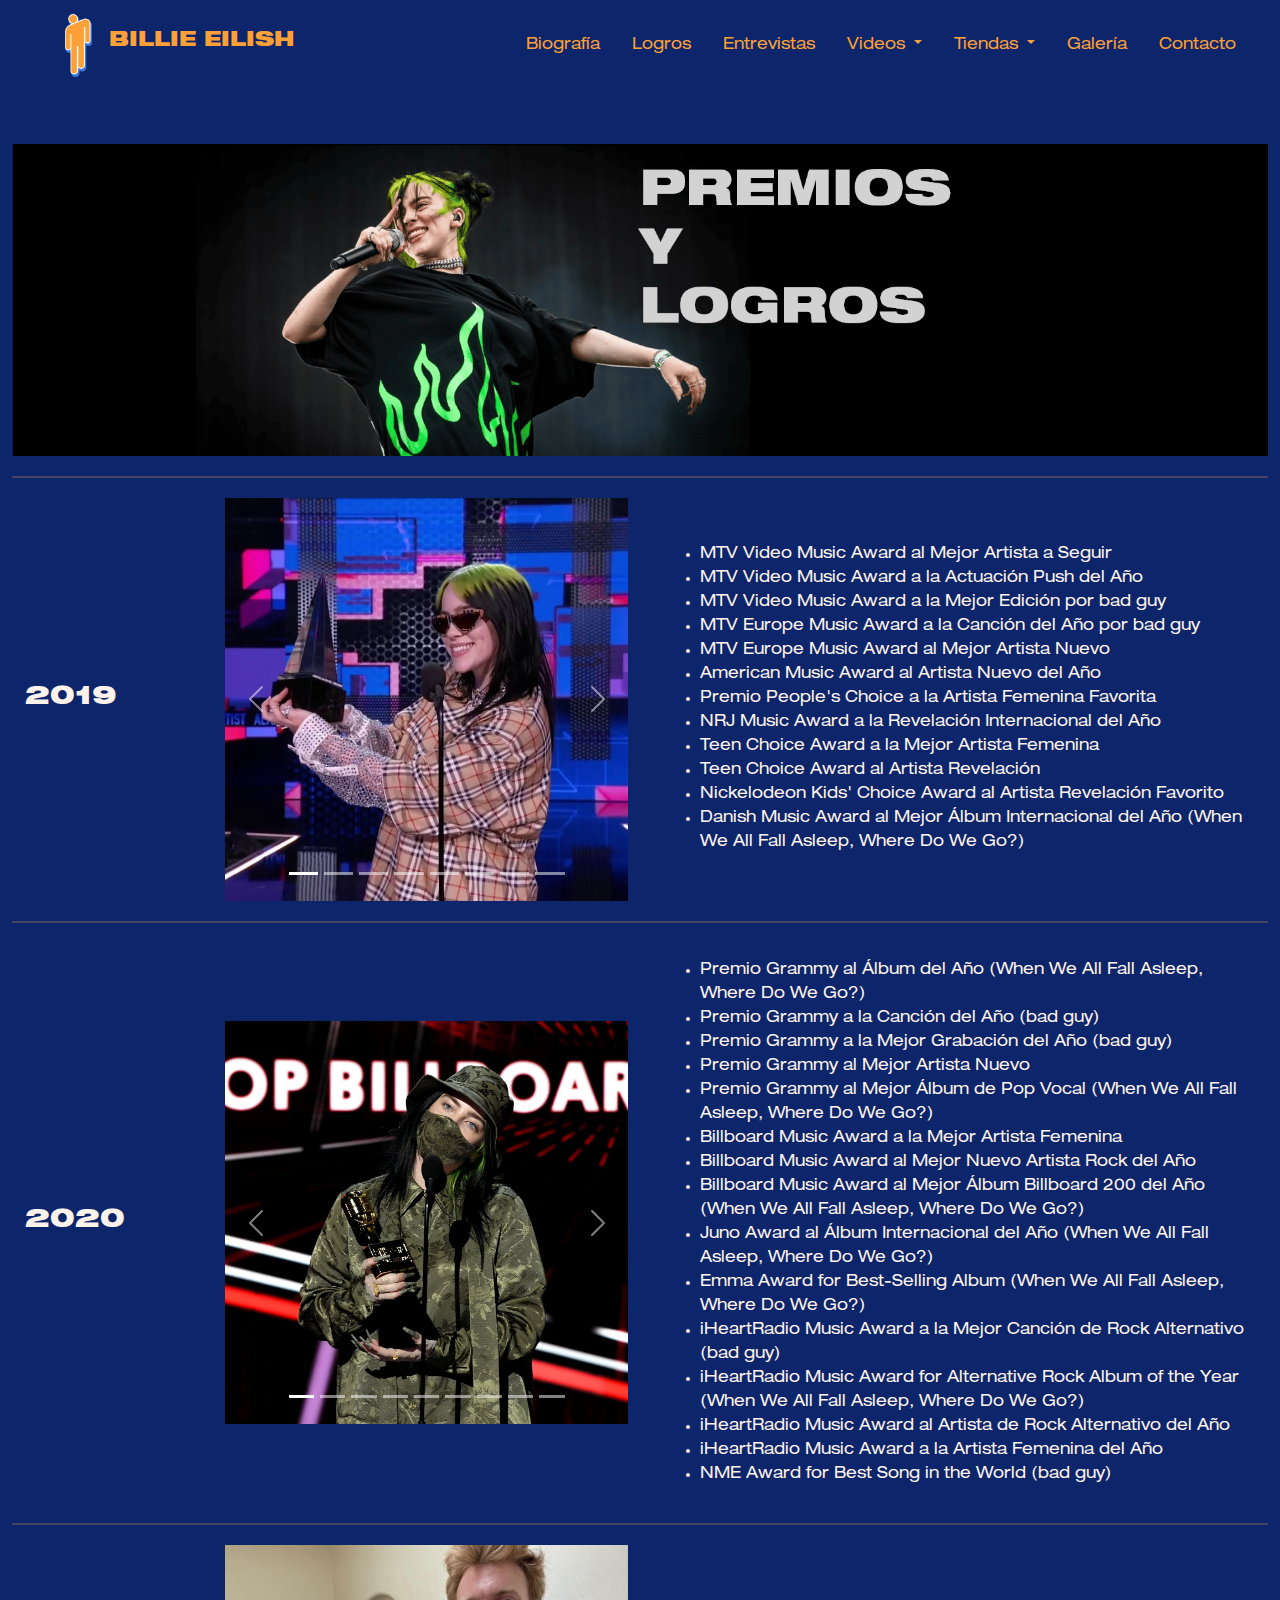
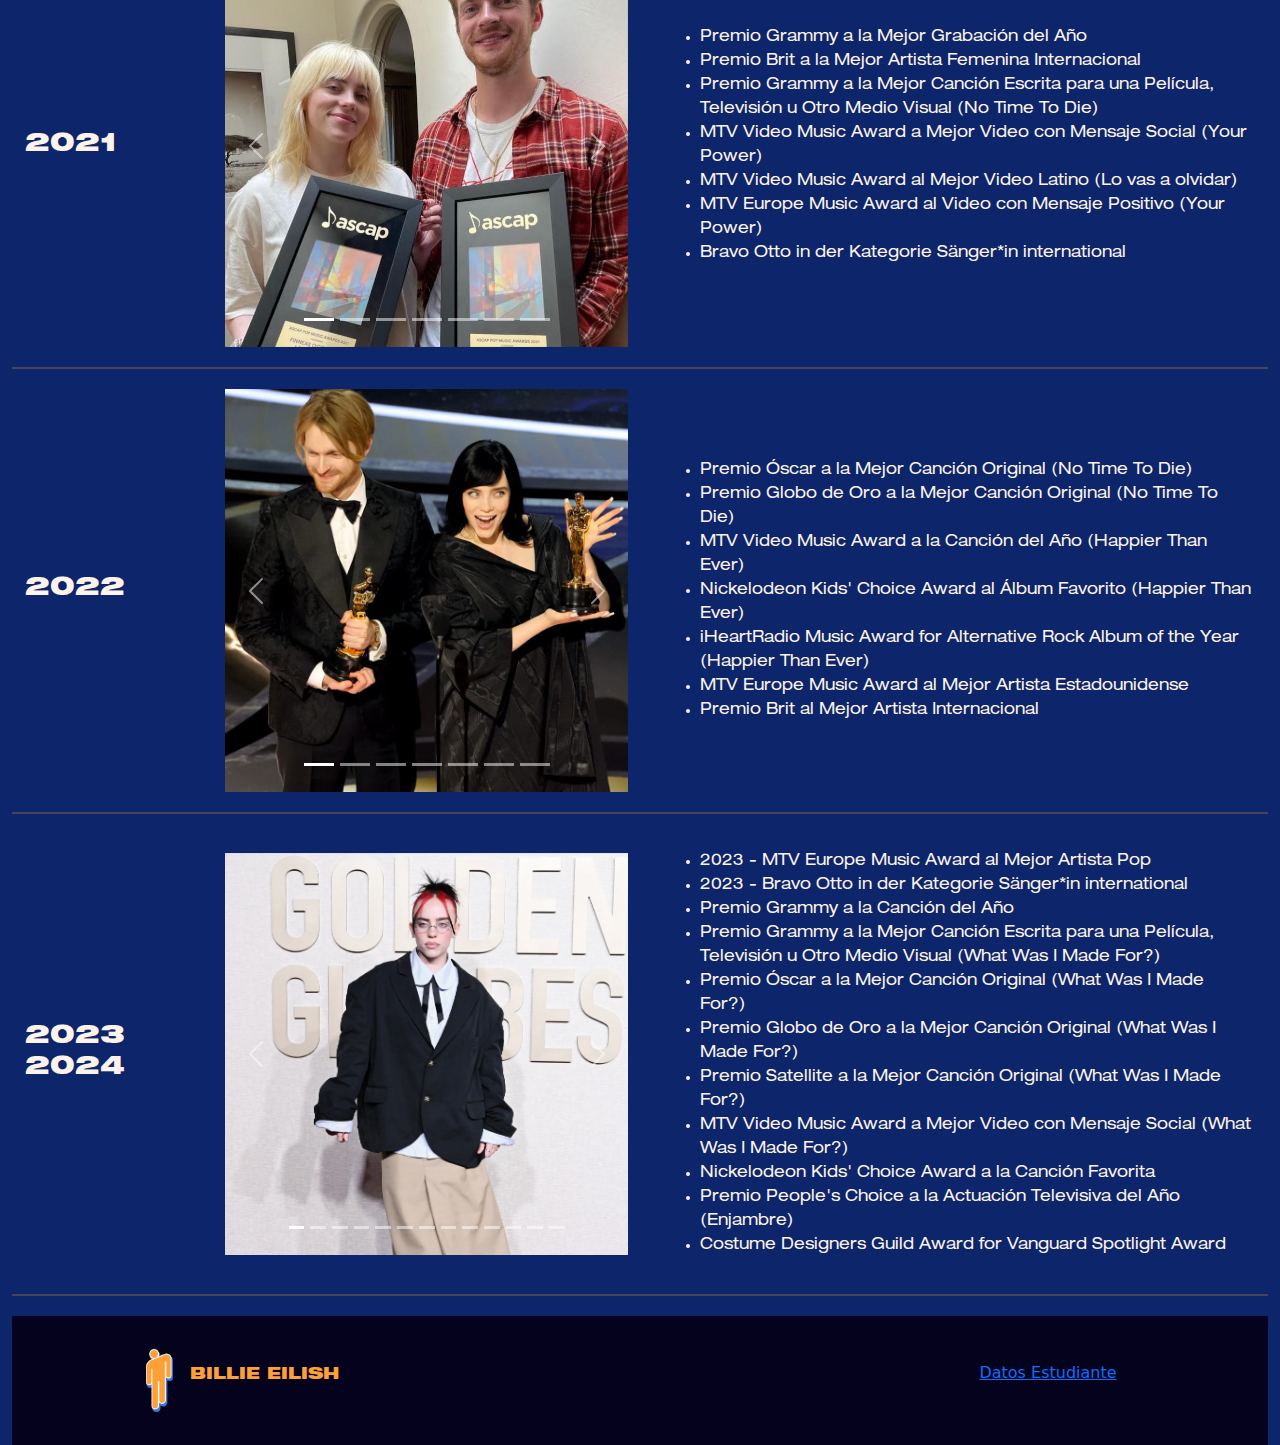
<file: premios.html>
<!DOCTYPE html>
<html lang="es">

<head>
    <meta charset="UTF-8">
    <meta name="viewport"
          content="width=device-width, initial-scale=1.0">
    <title>Billie Eilish | Premios</title>
    <link rel="stylesheet"
          href="https://cdn.jsdelivr.net/npm/bootstrap@5.3.3/dist/css/bootstrap.min.css">
    <link rel="icon"
          href="img/logo.png"
          type="image/png">
    <link rel="stylesheet"
          href="css/styles.css">
</head>

<body class="columna blue">
    <!-- CONTENEDOR PRINCIPAL -->
    <div class="contenedor-pricipal container-fluid">
        <!-- INICIO DEL HEADER -->
        <header>
            <!-- MENÚ DE NAVEGACIÓN -->
            <nav class="navbar navbar-expand-lg bg-body-tertiary fixed-top blue">
                <div class="container-fluid">
                    <!-- LOGO Y TÍTULO -->
                    <a class="navbar-brand col-8 col-sm-10 col-md-3 text-center"
                       href="index.html">
                        <div class="logo d-flex align-items-center justify-content-center">
                            <!-- IMAGEN DEL LOGO -->
                            <img src="img/logo.png"
                                 alt="logo billie eilish">
                            <!-- NOMBRE DE LA PÁGINA -->
                            <h1>BILLIE EILISH</h1>
                        </div>
                    </a>
                    <!-- BOTÓN PARA MENÚ RESPONSIVE -->
                    <button class="navbar-toggler col-1"
                            type="button"
                            data-bs-toggle="offcanvas"
                            data-bs-target="#offcanvasNavbar"
                            aria-controls="offcanvasNavbar"
                            aria-label="Toggle navigation">
                        <span><img src="img/dots.png"
                                 alt="menu de puntos"></span>
                    </button>
                    <!-- CONTENIDO DEL MENÚ -->
                    <div class="offcanvas offcanvas-end fondo-menu"
                         tabindex="-1"
                         id="offcanvasNavbar"
                         aria-labelledby="offcanvasNavbarLabel">
                        <div class="offcanvas-header blue">
                            <!-- ENCABEZADO DEL MENÚ -->
                            <div class="offcanvas-title logo d-flex align-items-center justify-content-center"
                                 id="offcanvasNavbarLabel">
                                <img src="img/logo.png"
                                     alt="logo billie eilish">
                                <h5>BILLIE EILISH</h5>
                            </div>
                            <!-- BOTÓN PARA CERRAR EL MENÚ -->
                            <button type="button"
                                    class="btn-close"
                                    data-bs-dismiss="offcanvas"
                                    aria-label="Close"></button>
                        </div>
                        <!-- ELEMENTOS DEL MENÚ DE NAVEGACIÓN -->
                        <div class="offcanvas-body blue">
                            <ul class="navbar-nav justify-content-end flex-grow-1 pe-3">
                                <li class="nav-item">
                                    <a class="nav-link"
                                       href="biografia.html">Biografía</a>
                                </li>
                                <li class="nav-item">
                                    <a class="nav-link"
                                       href="premios.html">Logros</a>
                                </li>
                                <li class="nav-item">
                                    <a class="nav-link"
                                       href="entrevistas.html">Entrevistas</a>
                                </li>
                                <!-- MENÚ DESPLEGABLE PARA VIDEOS -->
                                <li class="nav-item dropdown">
                                    <a class="nav-link dropdown-toggle"
                                       role="button"
                                       data-bs-toggle="dropdown"
                                       aria-expanded="false">
                                        Videos
                                    </a>
                                    <ul class="dropdown-menu blue">
                                        <li>
                                            <a class="dropdown-item"
                                               href="subsecciones-videos/index.html">Discografía</a>
                                        </li>
                                        <li>
                                            <a class="dropdown-item"
                                               href="subsecciones-videos/colaboraciones.html">Colaboraciones</a>
                                        </li>
                                        <li>
                                            <a class="dropdown-item"
                                               href="subsecciones-videos/shows.html">Shows en vivo</a>
                                        </li>
                                    </ul>
                                </li>
                                <!-- MENÚ DESPLEGABLE PARA TIENDAS -->
                                <li class="nav-item dropdown">
                                    <a class="nav-link dropdown-toggle"
                                       role="button"
                                       data-bs-toggle="dropdown"
                                       aria-expanded="false">
                                        Tiendas
                                    </a>
                                    <ul class="dropdown-menu blue">
                                        <li>
                                            <a class="dropdown-item"
                                               href="https://store.billieeilish.com/"
                                               target="_blank">Tienda
                                                Oficial
                                            </a>
                                        </li>
                                        <li>
                                            <a class="dropdown-item"
                                               href="https://billieeilishfragrances.com/?srsltid=AfmBOop1EoSfze6_TD4CdH46yVoaUw0uvXMI5LXQlTJN9Pntm-nxkg8u"
                                               target="_blank">Fragancias
                                                Eilish
                                            </a>
                                        </li>
                                    </ul>
                                </li>
                                <li class="nav-item">
                                    <a class="nav-link"
                                       href="galeria.html">Galería</a>
                                </li>
                                <li class="nav-item">
                                    <a class="nav-link"
                                       aria-current="page"
                                       href="contacto.html">Contacto</a>
                                </li>
                            </ul>
                        </div>
                    </div>
                </div>
            </nav>
        </header>
        <!-- SECCIÓN PRINCIPAL -->
        <main>
            <!-- BANNER PRINCIPAL -->
            <img src="img/banner-premios.png"
                 alt="banner seccion de logros y premios"
                 class="col-12">
            <hr>
            <!-- SECCIÓN PREMIOS 2019 -->
            <div class="row align-items-center">
                <div class="col-lg-2">
                    <h2 class="neue-93-light">2019</h2>
                </div>
                <!-- SECCIÓN CARROUSEL DE IMÁGENES -->
                <div class="col-12 col-lg-4">
                    <div id="carouselExampleAutoplaying"
                         class="carousel slide"
                         data-bs-ride="carousel">

                        <!-- INDICADORES DEL CARROUSEL -->
                        <div class="carousel-indicators">
                            <!-- BOTONES DE CONTROL DEL CARROUSEL -->
                            <button type="button"
                                    data-bs-target="#carouselExampleIndicators"
                                    data-bs-slide-to="0"
                                    class="active"
                                    aria-current="true"
                                    aria-label="Slide 1"></button>
                            <button type="button"
                                    data-bs-target="#carouselExampleIndicators"
                                    data-bs-slide-to="1"
                                    aria-label="Slide 2"></button>
                            <button type="button"
                                    data-bs-target="#carouselExampleIndicators"
                                    data-bs-slide-to="2"
                                    aria-label="Slide 3"></button>
                            <button type="button"
                                    data-bs-target="#carouselExampleIndicators"
                                    data-bs-slide-to="3"
                                    aria-label="Slide 4"></button>
                            <button type="button"
                                    data-bs-target="#carouselExampleIndicators"
                                    data-bs-slide-to="4"
                                    aria-label="Slide 5"></button>
                            <button type="button"
                                    data-bs-target="#carouselExampleIndicators"
                                    data-bs-slide-to="5"
                                    aria-label="Slide 6"></button>
                            <button type="button"
                                    data-bs-target="#carouselExampleIndicators"
                                    data-bs-slide-to="6"
                                    aria-label="Slide 7"></button>
                            <button type="button"
                                    data-bs-target="#carouselExampleIndicators"
                                    data-bs-slide-to="7"
                                    aria-label="Slide 1"></button>
                        </div>

                        <!-- CONTENIDO DEL CARROUSEL -->
                        <div class="carousel-inner">
                            <div class="carousel-item active">
                                <img src="img/premios/2019/amas-2019.jpg"
                                     class="d-block w-100"
                                     alt="Billie en american music awards 2019">
                            </div>
                            <div class="carousel-item">
                                <img src="img/premios/2019/american-music-awards-2019-rock.jpg"
                                     class="d-block w-100"
                                     alt="Billie en american music awards 2019">
                            </div>
                            <div class="carousel-item">
                                <img src="img/premios/2019/american-music-awards-2019.jpg"
                                     class="d-block w-100"
                                     alt="Billie en american music awards 2019">
                            </div>
                            <div class="carousel-item">
                                <img src="img/premios/2019/applemusicawards2019-1.jpg"
                                     class="d-block w-100"
                                     alt="Billie en apple music awards 2019">
                            </div>
                            <div class="carousel-item">
                                <img src="img/premios/2019/applemusicawards2019.jpg"
                                     class="d-block w-100"
                                     alt="Billie en apple music awards 2019">
                            </div>
                            <div class="carousel-item">
                                <img src="img/premios/2019/ascap-2019.jpg"
                                     class="d-block w-100"
                                     alt="Billie ascap awards 2019">
                            </div>
                            <div class="carousel-item">
                                <img src="img/premios/2019/ascap2019.jpg"
                                     class="d-block w-100"
                                     alt="Billie ascap awards 2019">
                            </div>
                            <div class="carousel-item">
                                <img src="img/premios/2019/mtv-europe-music-awards-2019.jpg"
                                     class="d-block w-100"
                                     alt="Billie mtv awards 2019">
                            </div>
                        </div>

                        <!-- CONTROLES DE NAVEGACIÓN DEL CARROUSEL -->
                        <button class="carousel-control-prev"
                                type="button"
                                data-bs-target="#carouselExampleAutoplaying"
                                data-bs-slide="prev">
                            <span class="carousel-control-prev-icon"
                                  aria-hidden="true"></span>
                            <span class="visually-hidden">Previous</span>
                        </button>
                        <button class="carousel-control-next"
                                type="button"
                                data-bs-target="#carouselExampleAutoplaying"
                                data-bs-slide="next">
                            <span class="carousel-control-next-icon"
                                  aria-hidden="true"></span>
                            <span class="visually-hidden">Next</span>
                        </button>
                    </div>
                </div>

                <!-- SECCIÓN DE LISTA DE PREMIOS -->
                <div class="col-12 col-lg-6">
                    <ul class="neue-53-light">
                        <li>MTV Video Music Award al Mejor Artista a Seguir</li>
                        <li>MTV Video Music Award a la Actuación Push del Año</li>
                        <li>MTV Video Music Award a la Mejor Edición por bad guy</li>
                        <li>MTV Europe Music Award a la Canción del Año por bad guy</li>
                        <li>MTV Europe Music Award al Mejor Artista Nuevo</li>
                        <li>American Music Award al Artista Nuevo del Año</li>
                        <li>Premio People's Choice a la Artista Femenina Favorita</li>
                        <li>NRJ Music Award a la Revelación Internacional del Año</li>
                        <li>Teen Choice Award a la Mejor Artista Femenina</li>
                        <li>Teen Choice Award al Artista Revelación</li>
                        <li>Nickelodeon Kids' Choice Award al Artista Revelación Favorito</li>
                        <li>Danish Music Award al Mejor Álbum Internacional del Año (When We All Fall Asleep, Where Do We Go?)</li>
                    </ul>
                </div>
            </div>
            <hr>
            <!-- SECCIÓN PREMIOS 2020 -->
            <div class="row align-items-center">
                <div class="col-lg-2">
                    <h2 class="neue-93-light">2020</h2>
                </div>
                <div class="col-12 col-lg-4">
                    <!-- SECCIÓN CARROUSEL DE IMÁGENES -->
                    <div id="carouselExampleAutoplaying1"
                         class="carousel slide"
                         data-bs-ride="carousel">
                        <div class="carousel-indicators">
                            <!-- BOTONES DE NAVEGACIÓN DEL CARROUSEL -->
                            <button type="button"
                                    data-bs-target="#carouselExampleIndicators"
                                    data-bs-slide-to="0"
                                    class="active"
                                    aria-current="true"
                                    aria-label="Slide 1"></button>
                            <button type="button"
                                    data-bs-target="#carouselExampleIndicators"
                                    data-bs-slide-to="1"
                                    aria-label="Slide 2"></button>
                            <button type="button"
                                    data-bs-target="#carouselExampleIndicators"
                                    data-bs-slide-to="2"
                                    aria-label="Slide 3"></button>
                            <button type="button"
                                    data-bs-target="#carouselExampleIndicators"
                                    data-bs-slide-to="3"
                                    aria-label="Slide 4"></button>
                            <button type="button"
                                    data-bs-target="#carouselExampleIndicators"
                                    data-bs-slide-to="4"
                                    aria-label="Slide 5"></button>
                            <button type="button"
                                    data-bs-target="#carouselExampleIndicators"
                                    data-bs-slide-to="5"
                                    aria-label="Slide 6"></button>
                            <button type="button"
                                    data-bs-target="#carouselExampleIndicators"
                                    data-bs-slide-to="6"
                                    aria-label="Slide 7"></button>
                            <button type="button"
                                    data-bs-target="#carouselExampleIndicators"
                                    data-bs-slide-to="7"
                                    aria-label="Slide 8"></button>
                            <button type="button"
                                    data-bs-target="#carouselExampleIndicators"
                                    data-bs-slide-to="8"
                                    aria-label="Slide 1"></button>
                        </div>
                        <div class="carousel-inner">
                            <!-- IMÁGENES DEL CARROUSEL -->
                            <div class="carousel-item active">
                                <img src="img/premios/2020/billboard2020-1.jpg"
                                     class="d-block w-100"
                                     alt="billie eilish billboard awards 2020">
                            </div>
                            <div class="carousel-item">
                                <img src="img/premios/2020/billboard2020.jpg"
                                     class="d-block w-100"
                                     alt="billie eilish billboard awards 2020">
                            </div>
                            <div class="carousel-item">
                                <img src="img/premios/2020/brits2020-1.jpg"
                                     class="d-block w-100"
                                     alt="billie eilish brits awards 2020">
                            </div>
                            <div class="carousel-item">
                                <img src="img/premios/2020/brits2020.jpg"
                                     class="d-block w-100"
                                     alt="billie eilish brits awards 2020">
                            </div>
                            <div class="carousel-item">
                                <img src="img/premios/2020/grammys-4.jpg"
                                     class="d-block w-100"
                                     alt="billie eilish grammys awards 2020">
                            </div>
                            <div class="carousel-item">
                                <img src="img/premios/2020/grammys2020-2.jpg"
                                     class="d-block w-100"
                                     alt="billie eilish grammys awards 2020">
                            </div>
                            <div class="carousel-item">
                                <img src="img/premios/2020/grammys2020-3.jpg"
                                     class="d-block w-100"
                                     alt="billie eilish grammys awards 2020">
                            </div>
                            <div class="carousel-item">
                                <img src="img/premios/2020/grammys2020.jpg"
                                     class="d-block w-100"
                                     alt="billie eilish grammys awards 2020">
                            </div>
                            <div class="carousel-item">
                                <img src="img/premios/2020/oscars2020.jpg"
                                     class="d-block w-100"
                                     alt="billie eilish oscars awards 2020">
                            </div>
                        </div>
                        <!-- CONTROLES DE NAVEGACIÓN DEL CARROUSEL -->
                        <button class="carousel-control-prev"
                                type="button"
                                data-bs-target="#carouselExampleAutoplaying1"
                                data-bs-slide="prev">
                            <span class="carousel-control-prev-icon"
                                  aria-hidden="true"></span>
                            <span class="visually-hidden">Previous</span>
                        </button>
                        <button class="carousel-control-next"
                                type="button"
                                data-bs-target="#carouselExampleAutoplaying1"
                                data-bs-slide="next">
                            <span class="carousel-control-next-icon"
                                  aria-hidden="true"></span>
                            <span class="visually-hidden">Next</span>
                        </button>
                    </div>
                </div>
                <!-- SECCIÓN DE LISTA DE PREMIOS -->
                <div class="col-12 col-lg-6">
                    <ul class="neue-53-light">
                        <li>Premio Grammy al Álbum del Año (When We All Fall Asleep, Where Do We Go?)</li>
                        <li>Premio Grammy a la Canción del Año (bad guy)</li>
                        <li>Premio Grammy a la Mejor Grabación del Año (bad guy)</li>
                        <li>Premio Grammy al Mejor Artista Nuevo</li>
                        <li>Premio Grammy al Mejor Álbum de Pop Vocal (When We All Fall Asleep, Where Do We Go?)</li>
                        <li>Billboard Music Award a la Mejor Artista Femenina</li>
                        <li>Billboard Music Award al Mejor Nuevo Artista Rock del Año</li>
                        <li>Billboard Music Award al Mejor Álbum Billboard 200 del Año (When We All Fall Asleep, Where Do We Go?)</li>
                        <li>Juno Award al Álbum Internacional del Año (When We All Fall Asleep, Where Do We Go?)</li>
                        <li>Emma Award for Best-Selling Album (When We All Fall Asleep, Where Do We Go?)</li>
                        <li>iHeartRadio Music Award a la Mejor Canción de Rock Alternativo (bad guy)</li>
                        <li>iHeartRadio Music Award for Alternative Rock Album of the Year (When We All Fall Asleep, Where Do We Go?)</li>
                        <li>iHeartRadio Music Award al Artista de Rock Alternativo del Año</li>
                        <li>iHeartRadio Music Award a la Artista Femenina del Año</li>
                        <li>NME Award for Best Song in the World (bad guy)</li>
                    </ul>
                </div>
            </div>
            <hr>
            <!-- SECCIÓN PREMIOS 2021 -->
            <div class="row align-items-center">
                <div class="col-lg-2">
                    <h2 class="neue-93-light">2021</h2>
                </div>
                <!-- SECCIÓN CARROUSEL DE IMÁGENES -->
                <div class="col-12 col-lg-4">
                    <div id="carouselExampleAutoplaying2"
                         class="carousel slide"
                         data-bs-ride="carousel">

                        <!-- INDICADORES DEL CARROUSEL -->
                        <div class="carousel-indicators">
                            <!-- BOTONES DE CONTROL DEL CARROUSEL -->
                            <button type="button"
                                    data-bs-target="#carouselExampleIndicators"
                                    data-bs-slide-to="0"
                                    class="active"
                                    aria-current="true"
                                    aria-label="Slide 1"></button>
                            <button type="button"
                                    data-bs-target="#carouselExampleIndicators"
                                    data-bs-slide-to="1"
                                    aria-label="Slide 2"></button>
                            <button type="button"
                                    data-bs-target="#carouselExampleIndicators"
                                    data-bs-slide-to="2"
                                    aria-label="Slide 3"></button>
                            <button type="button"
                                    data-bs-target="#carouselExampleIndicators"
                                    data-bs-slide-to="3"
                                    aria-label="Slide 4"></button>
                            <button type="button"
                                    data-bs-target="#carouselExampleIndicators"
                                    data-bs-slide-to="4"
                                    aria-label="Slide 5"></button>
                            <button type="button"
                                    data-bs-target="#carouselExampleIndicators"
                                    data-bs-slide-to="5"
                                    aria-label="Slide 6"></button>
                            <button type="button"
                                    data-bs-target="#carouselExampleIndicators"
                                    data-bs-slide-to="6"
                                    aria-label="Slide 1"></button>
                        </div>

                        <!-- CONTENIDO DEL CARROUSEL -->
                        <div class="carousel-inner">
                            <div class="carousel-item active">
                                <img src="img/premios/2021/ascap2021.jpeg"
                                     class="d-block w-100"
                                     alt="Billie ascap awards 2021">
                            </div>
                            <div class="carousel-item">
                                <img src="img/premios/2021/brits2021.jpg"
                                     class="d-block w-100"
                                     alt="Billie brits awards 2021">
                            </div>
                            <div class="carousel-item">
                                <img src="img/premios/2021/grammys2021-2.jpg"
                                     class="d-block w-100"
                                     alt="Billie grammy awards 2021">
                            </div>
                            <div class="carousel-item">
                                <img src="img/premios/2021/grammys2021-3.jpg"
                                     class="d-block w-100"
                                     alt="Billie grammy awards 2021">
                            </div>
                            <div class="carousel-item">
                                <img src="img/premios/2021/grammys2021.jpg"
                                     class="d-block w-100"
                                     alt="Billie grammy awards 2021">
                            </div>
                            <div class="carousel-item">
                                <img src="img/premios/2021/mtv2021.jpeg"
                                     class="d-block w-100"
                                     alt="Billie mtv awards 2021">
                            </div>
                            <div class="carousel-item">
                                <img src="img/premios/2021/vmas2021.jpg"
                                     class="d-block w-100"
                                     alt="Billie vmas awards 2021">
                            </div>
                        </div>

                        <!-- CONTROLES DE NAVEGACIÓN DEL CARROUSEL -->
                        <button class="carousel-control-prev"
                                type="button"
                                data-bs-target="#carouselExampleAutoplaying2"
                                data-bs-slide="prev">
                            <span class="carousel-control-prev-icon"
                                  aria-hidden="true"></span>
                            <span class="visually-hidden">Previous</span>
                        </button>
                        <button class="carousel-control-next"
                                type="button"
                                data-bs-target="#carouselExampleAutoplaying2"
                                data-bs-slide="next">
                            <span class="carousel-control-next-icon"
                                  aria-hidden="true"></span>
                            <span class="visually-hidden">Next</span>
                        </button>
                    </div>
                </div>
                <!-- SECCIÓN DE LISTA DE PREMIOS -->
                <div class="col-12 col-lg-6">
                    <ul class="neue-53-light">
                        <li>Premio Grammy a la Mejor Grabación del Año</li>
                        <li>Premio Brit a la Mejor Artista Femenina Internacional</li>
                        <li>Premio Grammy a la Mejor Canción Escrita para una Película, Televisión u Otro Medio Visual (No Time To Die)</li>
                        <li>MTV Video Music Award a Mejor Video con Mensaje Social (Your Power)</li>
                        <li>MTV Video Music Award al Mejor Video Latino (Lo vas a olvidar)</li>
                        <li>MTV Europe Music Award al Video con Mensaje Positivo (Your Power)</li>
                        <li>Bravo Otto in der Kategorie Sänger*in international</li>
                    </ul>
                </div>
            </div>
            <hr>
            <!-- SECCIÓN PREMIOS 2022 -->
            <div class="row align-items-center">
                <div class="col-lg-2">
                    <h2 class="neue-93-light">2022</h2>
                </div>
                <div class="col-12 col-lg-4">
                    <!-- SECCIÓN CARROUSEL DE IMÁGENES -->
                    <div id="carouselExampleAutoplaying3"
                         class="carousel slide"
                         data-bs-ride="carousel">
                        <div class="carousel-indicators">
                            <!-- BOTONES DE NAVEGACIÓN DEL CARROUSEL -->
                            <button type="button"
                                    data-bs-target="#carouselExampleIndicators"
                                    data-bs-slide-to="0"
                                    class="active"
                                    aria-current="true"
                                    aria-label="Slide 1"></button>
                            <button type="button"
                                    data-bs-target="#carouselExampleIndicators"
                                    data-bs-slide-to="1"
                                    aria-label="Slide 2"></button>
                            <button type="button"
                                    data-bs-target="#carouselExampleIndicators"
                                    data-bs-slide-to="2"
                                    aria-label="Slide 3"></button>
                            <button type="button"
                                    data-bs-target="#carouselExampleIndicators"
                                    data-bs-slide-to="3"
                                    aria-label="Slide 4"></button>
                            <button type="button"
                                    data-bs-target="#carouselExampleIndicators"
                                    data-bs-slide-to="4"
                                    aria-label="Slide 5"></button>
                            <button type="button"
                                    data-bs-target="#carouselExampleIndicators"
                                    data-bs-slide-to="5"
                                    aria-label="Slide 6"></button>
                            <button type="button"
                                    data-bs-target="#carouselExampleIndicators"
                                    data-bs-slide-to="6"
                                    aria-label="Slide 1"></button>
                        </div>
                        <div class="carousel-inner">
                            <!-- IMÁGENES DEL CARROUSEL -->
                            <div class="carousel-item active">
                                <img src="img/premios/2022/2022-1.jpg"
                                     class="d-block w-100"
                                     alt="Billie awards 2022">
                            </div>
                            <div class="carousel-item">
                                <img src="img/premios/2022/2022-2.jpg"
                                     class="d-block w-100"
                                     alt="Billie awards 2022">
                            </div>
                            <div class="carousel-item">
                                <img src="img/premios/2022/2022-3.jpg"
                                     class="d-block w-100"
                                     alt="Billie awards 2022">
                            </div>
                            <div class="carousel-item">
                                <img src="img/premios/2022/2022-4.jpg"
                                     class="d-block w-100"
                                     alt="Billie awards 2022">
                            </div>
                            <div class="carousel-item">
                                <img src="img/premios/2022/2022.jpg"
                                     class="d-block w-100"
                                     alt="Billie awards 2022">
                            </div>
                            <div class="carousel-item">
                                <img src="img/premios/2022/ema-awards2022.jpg"
                                     class="d-block w-100"
                                     alt="Billie ema awards 2022">
                            </div>
                            <div class="carousel-item">
                                <img src="img/premios/2022/grammys2022.jpg"
                                     class="d-block w-100"
                                     alt="Billie grammy awards 2022">
                            </div>
                        </div>
                        <!-- CONTROLES DE NAVEGACIÓN DEL CARROUSEL -->
                        <button class="carousel-control-prev"
                                type="button"
                                data-bs-target="#carouselExampleAutoplaying3"
                                data-bs-slide="prev">
                            <span class="carousel-control-prev-icon"
                                  aria-hidden="true"></span>
                            <span class="visually-hidden">Previous</span>
                        </button>
                        <button class="carousel-control-next"
                                type="button"
                                data-bs-target="#carouselExampleAutoplaying3"
                                data-bs-slide="next">
                            <span class="carousel-control-next-icon"
                                  aria-hidden="true"></span>
                            <span class="visually-hidden">Next</span>
                        </button>
                    </div>
                </div>
                <!-- SECCIÓN DE LISTA DE PREMIOS -->
                <div class="col-12 col-lg-6">
                    <ul class="neue-53-light">
                        <li>Premio Óscar a la Mejor Canción Original (No Time To Die)</li>
                        <li>Premio Globo de Oro a la Mejor Canción Original (No Time To Die)</li>
                        <li>MTV Video Music Award a la Canción del Año (Happier Than Ever)</li>
                        <li>Nickelodeon Kids' Choice Award al Álbum Favorito (Happier Than Ever)</li>
                        <li>iHeartRadio Music Award for Alternative Rock Album of the Year (Happier Than Ever)</li>
                        <li>MTV Europe Music Award al Mejor Artista Estadounidense</li>
                        <li>Premio Brit al Mejor Artista Internacional</li>
                    </ul>
                </div>
            </div>
            <hr>
            <!-- SECCIÓN PREMIOS 2023 Y 2024 -->
            <div class="row align-items-center">
                <div class="col-lg-2">
                    <h2 class="neue-93-light">2023 2024</h2>
                </div>
                <!-- SECCIÓN CARROUSEL DE IMÁGENES -->
                <div class="col-12 col-lg-4">
                    <div id="carouselExampleAutoplaying4"
                         class="carousel slide"
                         data-bs-ride="carousel">

                        <!-- INDICADORES DEL CARROUSEL -->
                        <div class="carousel-indicators">
                            <!-- BOTONES DE CONTROL DEL CARROUSEL -->
                            <button type="button"
                                    data-bs-target="#carouselExampleIndicators"
                                    data-bs-slide-to="0"
                                    class="active"
                                    aria-current="true"
                                    aria-label="Slide 1"></button>
                            <button type="button"
                                    data-bs-target="#carouselExampleIndicators"
                                    data-bs-slide-to="1"
                                    aria-label="Slide 2"></button>
                            <button type="button"
                                    data-bs-target="#carouselExampleIndicators"
                                    data-bs-slide-to="2"
                                    aria-label="Slide 3"></button>
                            <button type="button"
                                    data-bs-target="#carouselExampleIndicators"
                                    data-bs-slide-to="3"
                                    aria-label="Slide 4"></button>
                            <button type="button"
                                    data-bs-target="#carouselExampleIndicators"
                                    data-bs-slide-to="4"
                                    aria-label="Slide 5"></button>
                            <button type="button"
                                    data-bs-target="#carouselExampleIndicators"
                                    data-bs-slide-to="5"
                                    aria-label="Slide 6"></button>
                            <button type="button"
                                    data-bs-target="#carouselExampleIndicators"
                                    data-bs-slide-to="6"
                                    aria-label="Slide 7"></button>
                            <button type="button"
                                    data-bs-target="#carouselExampleIndicators"
                                    data-bs-slide-to="7"
                                    aria-label="Slide 8"></button>
                            <button type="button"
                                    data-bs-target="#carouselExampleIndicators"
                                    data-bs-slide-to="8"
                                    aria-label="Slide 9"></button>
                            <button type="button"
                                    data-bs-target="#carouselExampleIndicators"
                                    data-bs-slide-to="9"
                                    aria-label="Slide 10"></button>
                            <button type="button"
                                    data-bs-target="#carouselExampleIndicators"
                                    data-bs-slide-to="10"
                                    aria-label="Slide 11"></button>
                            <button type="button"
                                    data-bs-target="#carouselExampleIndicators"
                                    data-bs-slide-to="11"
                                    aria-label="Slide 12"></button>
                            <button type="button"
                                    data-bs-target="#carouselExampleIndicators"
                                    data-bs-slide-to="12"
                                    aria-label="Slide 1"></button>
                        </div>

                        <!-- CONTENIDO DEL CARROUSEL -->
                        <div class="carousel-inner">
                            <div class="carousel-item active">
                                <img src="img/premios/2023-y-2024/2024-1.jpg"
                                     class="d-block w-100"
                                     alt="Billie awards 2024">
                            </div>
                            <div class="carousel-item">
                                <img src="img/premios/2023-y-2024/2024-2.jpg"
                                     class="d-block w-100"
                                     alt="Billie awards 2024">
                            </div>
                            <div class="carousel-item">
                                <img src="img/premios/2023-y-2024/2024-4.jpg"
                                     class="d-block w-100"
                                     alt="Billie awards 2024">
                            </div>
                            <div class="carousel-item">
                                <img src="img/premios/2023-y-2024/2024-5.jpg"
                                     class="d-block w-100"
                                     alt="Billie awards 2024">
                            </div>
                            <div class="carousel-item">
                                <img src="img/premios/2023-y-2024/2024-6.jpg"
                                     class="d-block w-100"
                                     alt="Billie awards 2024">
                            </div>
                            <div class="carousel-item">
                                <img src="img/premios/2023-y-2024/2024.jpg"
                                     class="d-block w-100"
                                     alt="Billie awards 2024">
                            </div>
                            <div class="carousel-item">
                                <img src="img/premios/2023-y-2024/barbie2024-1.jpg"
                                     class="d-block w-100"
                                     alt="Billie awards 2024">
                            </div>
                            <div class="carousel-item">
                                <img src="img/premios/2023-y-2024/barbie2024.jpg"
                                     class="d-block w-100"
                                     alt="Billie awards 2024">
                            </div>
                            <div class="carousel-item">
                                <img src="img/premios/2023-y-2024/bravootto2023.jpg"
                                     class="d-block w-100"
                                     alt="Billie bravo otto awards 2024">
                            </div>
                            <div class="carousel-item">
                                <img src="img/premios/2023-y-2024/britbillionaward2022.jpeg"
                                     class="d-block w-100"
                                     alt="Billie brits awards 2024">
                            </div>
                            <div class="carousel-item">
                                <img src="img/premios/2023-y-2024/grammys2024-1.jpg"
                                     class="d-block w-100"
                                     alt="Billie grammy awards 2024">
                            </div>
                            <div class="carousel-item">
                                <img src="img/premios/2023-y-2024/grammys2024.jpg"
                                     class="d-block w-100"
                                     alt="Billie grammy awards 2024">
                            </div>
                        </div>

                        <!-- CONTROLES DE NAVEGACIÓN DEL CARROUSEL -->
                        <button class="carousel-control-prev"
                                type="button"
                                data-bs-target="#carouselExampleAutoplaying4"
                                data-bs-slide="prev">
                            <span class="carousel-control-prev-icon"
                                  aria-hidden="true"></span>
                            <span class="visually-hidden">Previous</span>
                        </button>
                        <button class="carousel-control-next"
                                type="button"
                                data-bs-target="#carouselExampleAutoplaying4"
                                data-bs-slide="next">
                            <span class="carousel-control-next-icon"
                                  aria-hidden="true"></span>
                            <span class="visually-hidden">Next</span>
                        </button>
                    </div>
                </div>
                <!-- SECCIÓN DE LISTA DE PREMIOS -->
                <div class="col-12 col-lg-6">
                    <ul class="neue-53-light">
                        <li>2023 - MTV Europe Music Award al Mejor Artista Pop</li>
                        <li>2023 - Bravo Otto in der Kategorie Sänger*in international</li>
                        <li>Premio Grammy a la Canción del Año</li>
                        <li>Premio Grammy a la Mejor Canción Escrita para una Película, Televisión u Otro Medio Visual (What Was I Made For?)</li>
                        <li>Premio Óscar a la Mejor Canción Original (What Was I Made For?)</li>
                        <li>Premio Globo de Oro a la Mejor Canción Original (What Was I Made For?)</li>
                        <li>Premio Satellite a la Mejor Canción Original (What Was I Made For?)</li>
                        <li>MTV Video Music Award a Mejor Video con Mensaje Social (What Was I Made For?)</li>
                        <li>Nickelodeon Kids' Choice Award a la Canción Favorita</li>
                        <li>Premio People's Choice a la Actuación Televisiva del Año (Enjambre)</li>
                        <li>Costume Designers Guild Award for Vanguard Spotlight Award</li>
                    </ul>
                </div>
            </div>
            <hr>
        </main>
        <!-- FOOTER -->
        <footer id="footer-info"
                class="d-flex flex-wrap justify-content-between align-items-center py-3 my-4">
            <!-- CONTENEDOR PRINCIPAL DEL FOOTER -->

            <div class="col-12 col-lg-4 d-flex align-items-center justify-content-center">
                <!-- SECCIÓN IZQUIERDA LOGO -->
                <a class="navbar-brand col-8 col-sm-10 col-md-3 text-center"
                   href="index.html">
                    <div class="logo d-flex align-items-center justify-content-center">
                        <!-- LOGO -->
                        <img src="img/logo.png"
                             alt="logo billie eilish">
                        <h5>BILLIE EILISH</h5>
                    </div>
                </a>
            </div>

            <div class="col-12 col-lg-4 d-flex align-items-center justify-content-center text-center">
                <!-- SECCIÓN DERECHA ENLACE A PÁGINA SECUNDARIA -->
                <p class="col-6">
                    <a href="estudiante.html">Datos Estudiante</a>
                </p>
            </div>
        </footer>
        <!-- IMPORTACIÓN DE LA LIBRERÍA DE BOOTSTRAP PARA DISEÑO Y FUNCIONALIDADES JS -->
        <script src="https://cdn.jsdelivr.net/npm/bootstrap@5.3.3/dist/js/bootstrap.bundle.min.js"></script>
    </div>
</body>

</html>
</file>
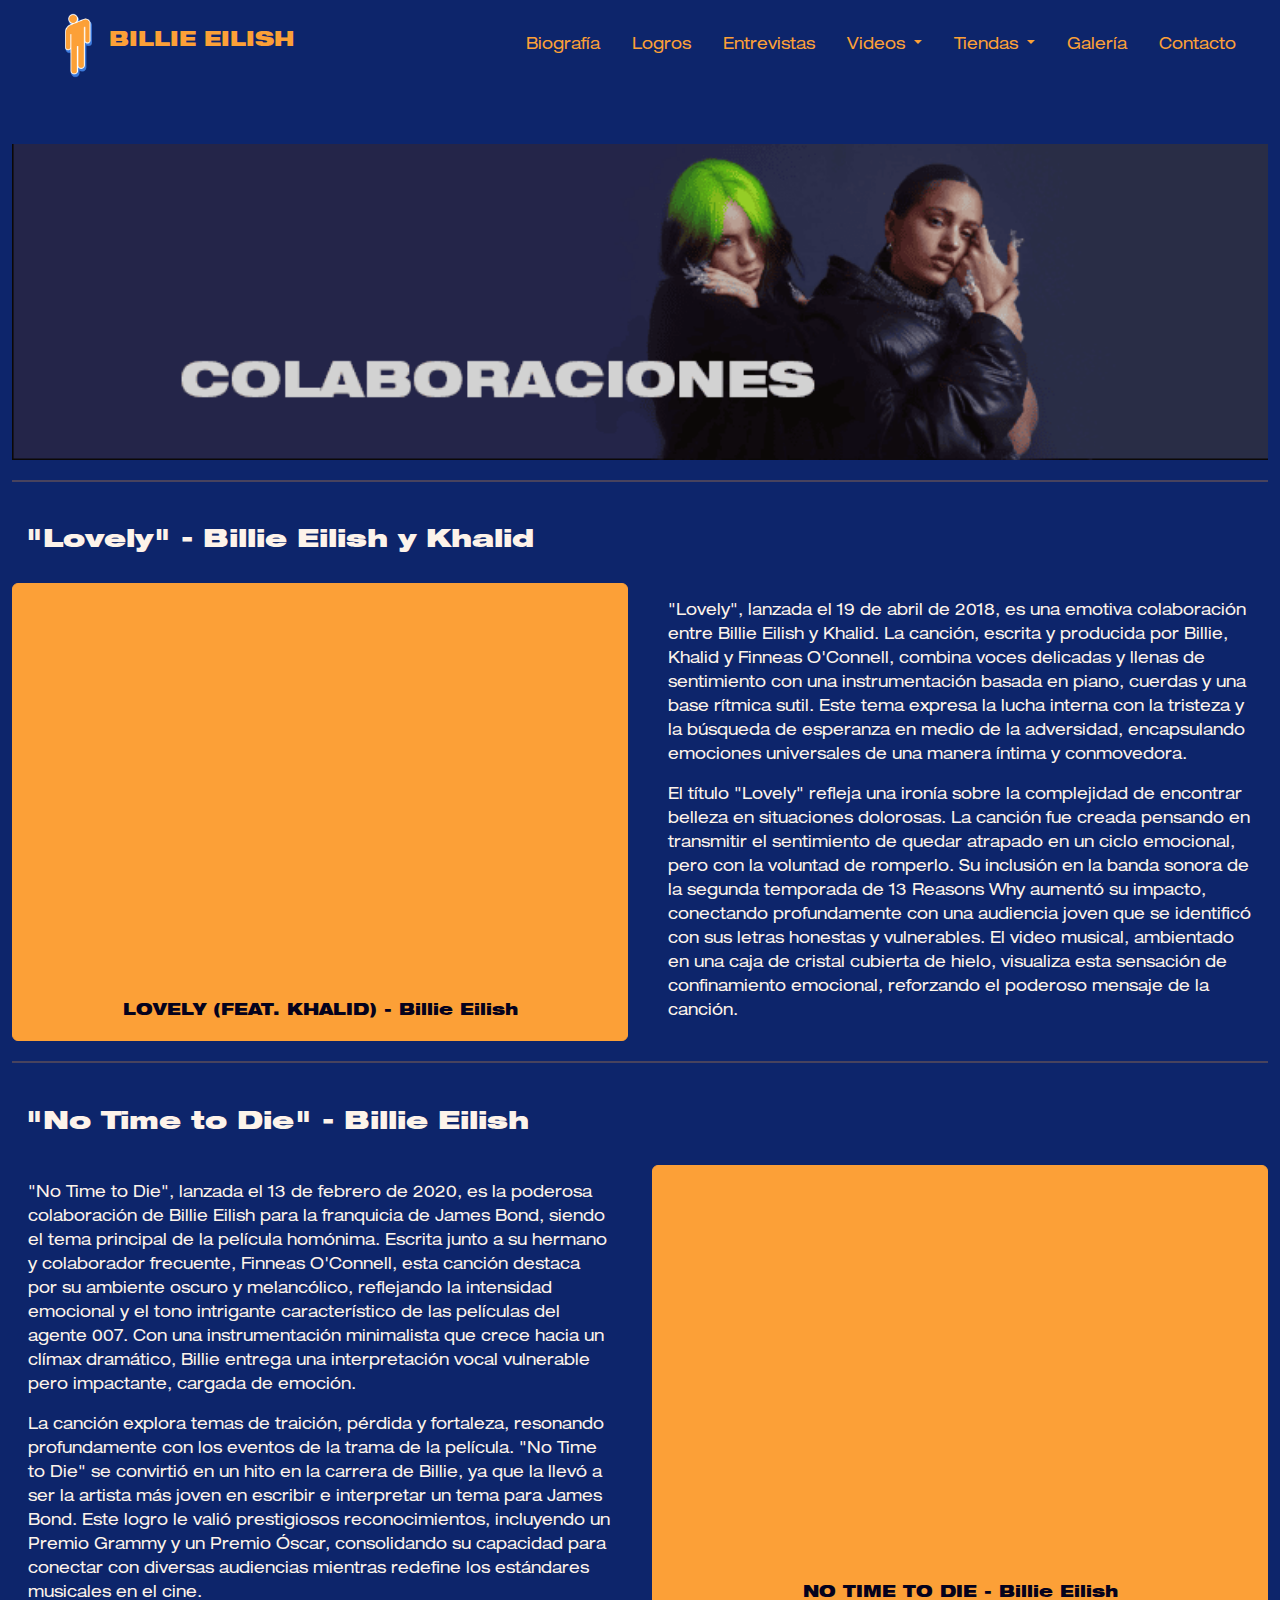
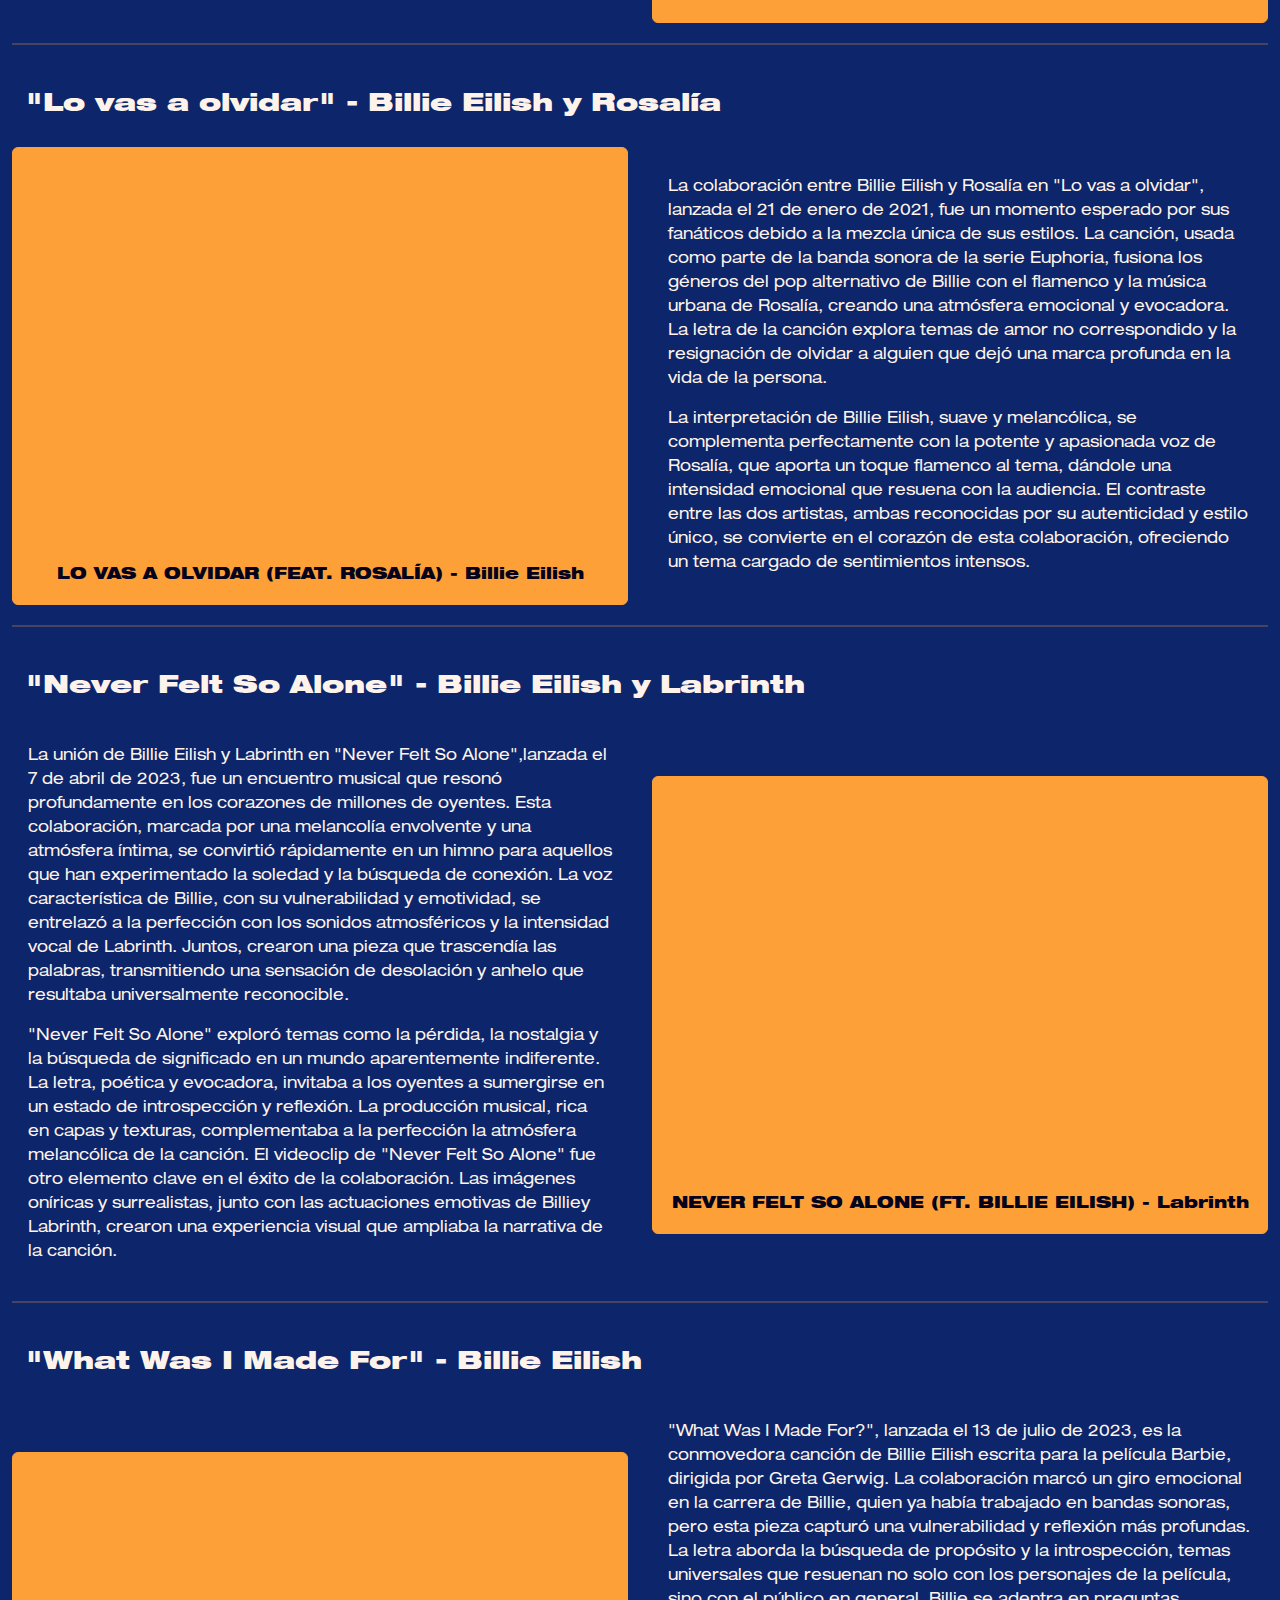
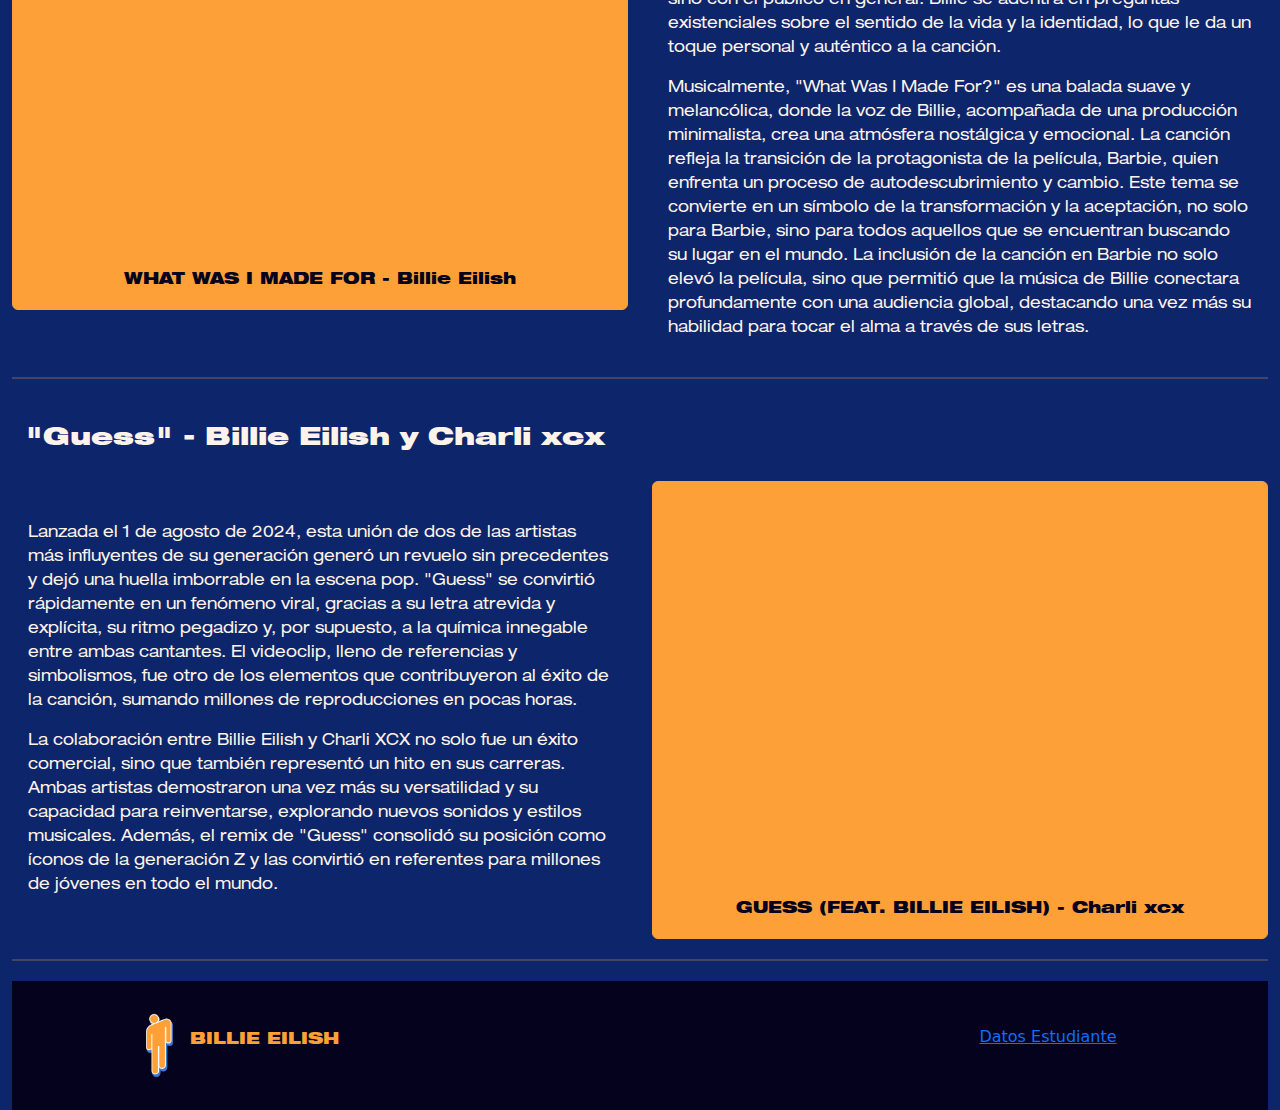
<file: subsecciones-videos/colaboraciones.html>
<!DOCTYPE html>
<html lang="es">

<head>
    <meta charset="UTF-8">
    <meta name="viewport"
          content="width=device-width, initial-scale=1.0">
    <title>Billie Eilish | Colaboraciones</title>
    <!-- ENLACES A ARCHIVOS CSS -->
    <link rel="stylesheet"
          href="https://cdn.jsdelivr.net/npm/bootstrap@5.3.3/dist/css/bootstrap.min.css">
    <link rel="icon"
          href="../img/logo.png"
          type="image/png">
    <link rel="stylesheet"
          href="../css/styles.css">
</head>

<body class="columna blue">
    <!-- CONTENEDOR PRINCIPAL -->
    <div class="contenedor-pricipal container-fluid">
        <!-- INICIO DEL HEADER -->
        <header>
            <!-- MENÚ DE NAVEGACIÓN -->
            <nav class="navbar navbar-expand-lg bg-body-tertiary fixed-top blue">
                <div class="container-fluid">
                    <!-- LOGO Y TÍTULO -->
                    <a class="navbar-brand col-8 col-sm-10 col-md-3 text-center"
                       href="../index.html">
                        <div class="logo d-flex align-items-center justify-content-center">
                            <!-- IMAGEN DEL LOGO -->
                            <img src="../img/logo.png"
                                 alt="logo billie eilish">
                            <!-- NOMBRE DE LA PÁGINA -->
                            <h1>BILLIE EILISH</h1>
                        </div>
                    </a>
                    <!-- BOTÓN PARA MENÚ RESPONSIVE -->
                    <button class="navbar-toggler col-1"
                            type="button"
                            data-bs-toggle="offcanvas"
                            data-bs-target="#offcanvasNavbar"
                            aria-controls="offcanvasNavbar"
                            aria-label="Toggle navigation">
                        <span><img src="../img/dots.png"
                                 alt="menu de puntos"></span>
                    </button>
                    <!-- CONTENIDO DEL MENÚ -->
                    <div class="offcanvas offcanvas-end fondo-menu"
                         tabindex="-1"
                         id="offcanvasNavbar"
                         aria-labelledby="offcanvasNavbarLabel">
                        <div class="offcanvas-header blue">
                            <!-- ENCABEZADO DEL MENÚ -->
                            <div class="offcanvas-title logo d-flex align-items-center justify-content-center"
                                 id="offcanvasNavbarLabel">
                                <img src="../img/logo.png"
                                     alt="logo billie eilish">
                                <h5>BILLIE EILISH</h5>
                            </div>
                            <!-- BOTÓN PARA CERRAR EL MENÚ -->
                            <button type="button"
                                    class="btn-close"
                                    data-bs-dismiss="offcanvas"
                                    aria-label="Close"></button>
                        </div>
                        <!-- ELEMENTOS DEL MENÚ DE NAVEGACIÓN -->
                        <div class="offcanvas-body blue">
                            <ul class="navbar-nav justify-content-end flex-grow-1 pe-3">
                                <li class="nav-item">
                                    <a class="nav-link"
                                       href="../biografia.html">Biografía</a>
                                </li>
                                <li class="nav-item">
                                    <a class="nav-link"
                                       href="../premios.html">Logros</a>
                                </li>
                                <li class="nav-item">
                                    <a class="nav-link"
                                       href="../entrevistas.html">Entrevistas</a>
                                </li>
                                <!-- MENÚ DESPLEGABLE PARA VIDEOS -->
                                <li class="nav-item dropdown">
                                    <a class="nav-link dropdown-toggle"
                                       role="button"
                                       data-bs-toggle="dropdown"
                                       aria-expanded="false">
                                        Videos
                                    </a>
                                    <ul class="dropdown-menu blue">
                                        <li>
                                            <a class="dropdown-item"
                                               href="index.html">Discografía</a>
                                        </li>
                                        <li>
                                            <a class="dropdown-item"
                                               href="colaboraciones.html">Colaboraciones</a>
                                        </li>
                                        <li>
                                            <a class="dropdown-item"
                                               href="shows.html">Shows en vivo</a>
                                        </li>
                                    </ul>
                                </li>
                                <!-- MENÚ DESPLEGABLE PARA TIENDAS -->
                                <li class="nav-item dropdown">
                                    <a class="nav-link dropdown-toggle"
                                       role="button"
                                       data-bs-toggle="dropdown"
                                       aria-expanded="false">
                                        Tiendas
                                    </a>
                                    <ul class="dropdown-menu blue">
                                        <li>
                                            <a class="dropdown-item"
                                               href="https://store.billieeilish.com/"
                                               target="_blank">Tienda
                                                Oficial
                                            </a>
                                        </li>
                                        <li>
                                            <a class="dropdown-item"
                                               href="https://billieeilishfragrances.com/?srsltid=AfmBOop1EoSfze6_TD4CdH46yVoaUw0uvXMI5LXQlTJN9Pntm-nxkg8u"
                                               target="_blank">Fragancias
                                                Eilish
                                            </a>
                                        </li>
                                    </ul>
                                </li>
                                <li class="nav-item">
                                    <a class="nav-link"
                                       href="../galeria.html">Galería</a>
                                </li>
                                <li class="nav-item">
                                    <a class="nav-link"
                                       aria-current="page"
                                       href="../contacto.html">Contacto</a>
                                </li>
                            </ul>
                        </div>
                    </div>
                </div>
            </nav>
        </header>
        <!-- SECCIÓN PRINCIPAL -->
        <main>
            <!-- BANNER PRINCIPAL -->
            <img src="img-subsecciones/bannerr-collabs.png"
                 alt="banner seccion discografía"
                 class="col-12">
            <hr>
            <!-- SECCIÓN LOVELY -->
            <div class="row align-items-center">
                <!-- TÍTULO DE LA SECCIÓN -->
                <div class="col-12">
                    <h2 class="neue-93-light">"Lovely" - Billie Eilish y Khalid </h2>
                </div>
                <!-- CARD -->
                <div class="col-12 col-md-6">
                    <div class="card">
                        <!-- VIDEO DE LOVELY -->
                        <iframe src="https://drive.google.com/file/d/10LsCy7YYysiJ8wFtRHFsBoIWbI9k0DFr/preview"
                                allow="autoplay"
                                allowfullscreen
                                class="card-img-top videos-collabs">
                        </iframe>
                        <div class="card-body text-center">
                            <!-- DESCRIPCIÓN DEL VIDEO -->
                            <p class="card-text neue-93-dark">LOVELY (FEAT. KHALID) - Billie Eilish</p>
                        </div>
                    </div>
                </div>
                <!-- TEXTO DESCRIPTIVO -->
                <div class="col-12 col-md-6">
                    <p class="neue-53-light">
                        "Lovely", lanzada el 19 de abril de 2018, es una emotiva colaboración entre Billie Eilish y Khalid. La canción, escrita y producida por Billie, Khalid y Finneas O'Connell,
                        combina voces delicadas y llenas de sentimiento con una instrumentación basada en piano, cuerdas y una base rítmica sutil. Este tema expresa la lucha interna con la tristeza y
                        la búsqueda de esperanza en medio de la adversidad, encapsulando emociones universales de una manera íntima y conmovedora.
                    </p>
                    <p class="neue-53-light">
                        El título "Lovely" refleja una ironía sobre la complejidad de encontrar belleza en situaciones dolorosas. La canción fue creada pensando en transmitir el sentimiento de quedar
                        atrapado en un ciclo emocional, pero con la voluntad de romperlo. Su inclusión en la banda sonora de la segunda temporada de 13 Reasons Why aumentó su impacto, conectando
                        profundamente con una audiencia joven que se identificó con sus letras honestas y vulnerables. El video musical, ambientado en una caja de cristal cubierta de hielo, visualiza
                        esta sensación de confinamiento emocional, reforzando el poderoso mensaje de la canción.
                    </p>
                </div>
            </div>

            <hr>

            <!-- SECCIÓN NO TIME TO DIE -->
            <div class="row align-items-center">
                <div class="col-12">
                    <!-- TÍTULO DE LA SECCIÓN -->
                    <h2 class="neue-93-light">"No Time to Die" - Billie Eilish</h2>
                </div>
                <!-- TEXTO DESCRIPTIVO -->
                <div class="col-12 col-md-6">
                    <p class="neue-53-light">
                        "No Time to Die", lanzada el 13 de febrero de 2020, es la poderosa colaboración de Billie Eilish para la franquicia de James Bond, siendo el tema principal de la película
                        homónima. Escrita junto a su
                        hermano y colaborador frecuente, Finneas O'Connell, esta canción destaca por su ambiente oscuro y melancólico, reflejando la intensidad emocional y el tono intrigante
                        característico de las películas
                        del agente 007. Con una instrumentación minimalista que crece hacia un clímax dramático, Billie entrega una interpretación vocal vulnerable pero impactante, cargada de emoción.
                    </p>
                    <p class="neue-53-light">
                        La canción explora temas de traición, pérdida y fortaleza, resonando profundamente con los eventos de la trama de la película. "No Time to Die" se convirtió en un hito en la
                        carrera de Billie, ya que
                        la llevó a ser la artista más joven en escribir e interpretar un tema para James Bond. Este logro le valió prestigiosos reconocimientos, incluyendo un Premio Grammy y un Premio
                        Óscar, consolidando su
                        capacidad para conectar con diversas audiencias mientras redefine los estándares musicales en el cine.
                    </p>
                </div>
                <!-- CARD -->
                <div class="col-12 col-md-6">
                    <div class="card">
                        <!-- VIDEO-->
                        <iframe src="https://drive.google.com/file/d/1W1oKReEGUQ_DbOC-jY5Y-CAMhQJstJmS/preview"
                                allow="autoplay"
                                allowfullscreen
                                class="card-img-top videos-collabs">
                        </iframe>
                        <!-- DESCRIPCIÓN DEL VIDEO -->
                        <div class="card-body text-center">
                            <p class="card-text neue-93-dark">NO TIME TO DIE - Billie Eilish</p>
                        </div>
                    </div>
                </div>
            </div>

            <hr>

            <!-- SECCIÓN LO VAS A OLVIDAR -->
            <div class="row align-items-center">
                <!-- TÍTULO DE LA SECCIÓN -->
                <div class="col-12">
                    <h2 class="neue-93-light">"Lo vas a olvidar" - Billie Eilish y Rosalía </h2>
                </div>
                <!-- CARD -->
                <div class="col-12 col-md-6">
                    <div class="card">
                        <!-- VIDEO-->
                        <iframe src="https://drive.google.com/file/d/1LwmaExJ-kVs5mJtf4Az-fpYLGxhjOt7D/preview"
                                allow="autoplay"
                                allowfullscreen
                                class="card-img-top videos-collabs">
                        </iframe>
                        <!-- DESCRIPCIÓN DEL VIDEO -->
                        <div class="card-body text-center">
                            <p class="card-text neue-93-dark">LO VAS A OLVIDAR (FEAT. ROSALÍA) - Billie Eilish</p>
                        </div>
                    </div>
                </div>
                <!-- TEXTO DESCRIPTIVO -->
                <div class="col-12 col-md-6">
                    <p class="neue-53-light">
                        La colaboración entre Billie Eilish y Rosalía en "Lo vas a olvidar", lanzada el 21 de enero de 2021, fue un momento esperado por sus fanáticos debido a la mezcla única de sus
                        estilos. La canción, usada como parte de la banda sonora de la serie Euphoria, fusiona los géneros del pop alternativo de Billie con el flamenco y la música urbana de Rosalía,
                        creando una atmósfera emocional y evocadora. La letra de la canción explora temas de amor no correspondido y la resignación de olvidar a alguien que dejó una marca profunda en
                        la vida de la persona.
                    </p>
                    <p class="neue-53-light">
                        La interpretación de Billie Eilish, suave y melancólica, se complementa perfectamente con la potente y apasionada voz de Rosalía, que aporta un toque flamenco al tema, dándole
                        una intensidad emocional que resuena con la audiencia. El contraste entre las dos artistas, ambas reconocidas por su autenticidad y estilo único, se convierte en el corazón de
                        esta colaboración, ofreciendo un tema cargado de sentimientos intensos.
                    </p>
                </div>
            </div>

            <hr>

            <!-- SECCIÓN NEVER FELT SO ALONE -->
            <div class="row align-items-center">
                <!-- TÍTULO DE LA SECCIÓN -->
                <div class="col-12">
                    <h2 class="neue-93-light">"Never Felt So Alone" - Billie Eilish y Labrinth</h2>
                </div>
                <!-- TEXTO DESCRIPTIVO -->
                <div class="col-12 col-md-6">
                    <p class="neue-53-light">
                        La unión de Billie Eilish y Labrinth en "Never Felt So Alone",lanzada el 7 de abril de 2023, fue un encuentro musical que resonó profundamente en los corazones de millones de
                        oyentes.
                        Esta colaboración, marcada por una melancolía envolvente y una atmósfera íntima, se convirtió rápidamente en un himno para aquellos que han experimentado la soledad y la
                        búsqueda de conexión.
                        La voz característica de Billie, con su vulnerabilidad y emotividad, se entrelazó a la perfección con los sonidos atmosféricos y la intensidad vocal de Labrinth. Juntos,
                        crearon una pieza que trascendía las palabras, transmitiendo una sensación de desolación y anhelo que resultaba universalmente reconocible.
                    </p>
                    <p class="neue-53-light">
                        "Never Felt So Alone" exploró temas como la pérdida, la nostalgia y la búsqueda de significado en un mundo aparentemente indiferente. La letra, poética y evocadora, invitaba a
                        los oyentes a sumergirse en un estado de introspección y reflexión. La producción musical, rica en capas y texturas, complementaba a la perfección la atmósfera melancólica de
                        la canción.
                        El videoclip de "Never Felt So Alone" fue otro elemento clave en el éxito de la colaboración. Las imágenes oníricas y surrealistas, junto con las actuaciones emotivas de
                        Billiey Labrinth, crearon una experiencia visual que ampliaba la narrativa de la canción.
                    </p>
                </div>
                <!-- CARD -->
                <div class="col-12 col-md-6">
                    <div class="card">
                        <!-- VIDEO-->
                        <iframe src="https://drive.google.com/file/d/1k79yw6ztzA_0LYrpKg2Rww1fPW66oCy1/preview"
                                allow="autoplay"
                                allowfullscreen
                                class="card-img-top videos-collabs">
                        </iframe>
                        <!-- DESCRIPCIÓN DEL VIDEO -->
                        <div class="card-body text-center">
                            <p class="card-text neue-93-dark">NEVER FELT SO ALONE (FT. BILLIE EILISH) - Labrinth</p>
                        </div>
                    </div>
                </div>
            </div>

            <hr>

            <!-- SECCIÓN WHAT WAS I MADE FOR -->
            <div class="row align-items-center">
                <!-- TÍTULO DE LA SECCIÓN -->
                <div class="col-12">
                    <h2 class="neue-93-light">"What Was I Made For" - Billie Eilish </h2>
                </div>
                <!-- CARD -->
                <div class="col-12 col-md-6">
                    <div class="card">
                        <!-- VIDEO-->
                        <iframe src="https://drive.google.com/file/d/1XUWCX4pI6lgc86yaDGl1TQsVqmVhzZz8/preview"
                                allow="autoplay"
                                allowfullscreen
                                class="card-img-top videos-collabs">
                        </iframe>
                        <!-- DESCRIPCIÓN DEL VIDEO -->
                        <div class="card-body text-center">
                            <p class="card-text neue-93-dark">WHAT WAS I MADE FOR - Billie Eilish</p>
                        </div>
                    </div>
                </div>
                <!-- TEXTO DESCRIPTIVO -->
                <div class="col-12 col-md-6">
                    <p class="neue-53-light">
                        "What Was I Made For?", lanzada el 13 de julio de 2023, es la conmovedora canción de Billie Eilish escrita para la película Barbie, dirigida por Greta Gerwig. La colaboración
                        marcó un giro
                        emocional en
                        la carrera de Billie, quien ya había trabajado en bandas sonoras, pero esta pieza capturó una vulnerabilidad y reflexión más profundas. La letra aborda la búsqueda de propósito
                        y la introspección, temas universales que resuenan no solo con los personajes de la película, sino con el público en general. Billie se adentra en preguntas existenciales sobre
                        el sentido de la vida y la identidad, lo que le da un toque personal y auténtico a la canción.
                    </p>
                    <p class="neue-53-light">
                        Musicalmente, "What Was I Made For?" es una balada suave y melancólica, donde la voz de Billie, acompañada de una producción minimalista, crea una atmósfera nostálgica y
                        emocional. La canción refleja la transición de la protagonista de la película, Barbie, quien enfrenta un proceso de autodescubrimiento y cambio. Este tema se convierte en un
                        símbolo de la transformación y la aceptación, no solo para Barbie, sino para todos aquellos que se encuentran buscando su lugar en el mundo.
                        La inclusión de la canción en Barbie no solo elevó la película, sino que permitió que la música de Billie conectara profundamente con una audiencia global, destacando una vez
                        más su habilidad para tocar el alma a través de sus letras.
                    </p>
                </div>

            </div>

            <hr>

            <!-- SECCIÓN GUESS -->
            <div class="row align-items-center">
                <!-- TÍTULO DE LA SECCIÓN -->
                <div class="col-12">
                    <h2 class="neue-93-light">"Guess" - Billie Eilish y Charli xcx</h2>
                </div>
                <!-- TEXTO DESCRIPTIVO -->
                <div class="col-12 col-md-6">
                    <p class="neue-53-light">
                        Lanzada el 1 de agosto de 2024, esta unión de dos de las artistas más influyentes de su generación generó un revuelo sin precedentes y dejó una huella imborrable en la escena
                        pop. "Guess" se convirtió
                        rápidamente en un fenómeno viral, gracias a su letra atrevida y explícita, su ritmo pegadizo y, por supuesto, a la química innegable entre ambas cantantes.
                        El videoclip, lleno de referencias y simbolismos, fue otro de los elementos que contribuyeron al éxito de la canción, sumando millones de reproducciones en pocas horas.
                    </p>
                    <p class="neue-53-light">
                        La colaboración entre Billie Eilish y Charli XCX no solo fue un éxito comercial, sino que también representó un hito en sus carreras. Ambas artistas demostraron una vez más su
                        versatilidad y su capacidad para reinventarse, explorando nuevos sonidos y estilos musicales. Además, el remix de "Guess" consolidó su posición como íconos de la generación Z y
                        las convirtió en referentes para millones de jóvenes en todo el mundo.
                    </p>
                </div>
                <!-- CARD -->
                <div class="col-12 col-md-6">
                    <div class="card">
                        <!-- VIDEO-->
                        <iframe src="https://drive.google.com/file/d/11GiCebXfM7F5rVnKXXh4PmGXIgVCFVWG/preview"
                                allow="autoplay"
                                allowfullscreen
                                class="card-img-top videos-collabs">
                        </iframe>
                        <!-- DESCRIPCIÓN DEL VIDEO -->
                        <div class="card-body text-center">
                            <p class="card-text neue-93-dark">GUESS (FEAT. BILLIE EILISH) - Charli xcx</p>
                        </div>
                    </div>
                </div>

            </div>

            <hr>
        </main>
        <!-- FOOTER -->
        <footer id="footer-info"
                class="d-flex flex-wrap justify-content-between align-items-center py-3 my-4">
            <!-- CONTENEDOR PRINCIPAL DEL FOOTER -->

            <div class="col-12 col-lg-4 d-flex align-items-center justify-content-center">
                <!-- SECCIÓN IZQUIERDA LOGO -->
                <a class="navbar-brand col-8 col-sm-10 col-md-3 text-center"
                   href="../index.html">
                    <div class="logo d-flex align-items-center justify-content-center">
                        <!-- LOGO -->
                        <img src="../img/logo.png"
                             alt="logo billie eilish">
                        <h5>BILLIE EILISH</h5>
                    </div>
                </a>
            </div>

            <div class="col-12 col-lg-4 d-flex align-items-center justify-content-center text-center">
                <!-- SECCIÓN DERECHA ENLACE A PÁGINA SECUNDARIA -->
                <p class="col-6">
                    <a href="../estudiante.html">Datos Estudiante</a>
                </p>
            </div>
        </footer>
        <!-- IMPORTACIÓN DE LA LIBRERÍA DE BOOTSTRAP PARA DISEÑO Y FUNCIONALIDADES JS -->
        <script src="https://cdn.jsdelivr.net/npm/bootstrap@5.3.3/dist/js/bootstrap.bundle.min.js"></script>
    </div>
</body>

</html>
</file>
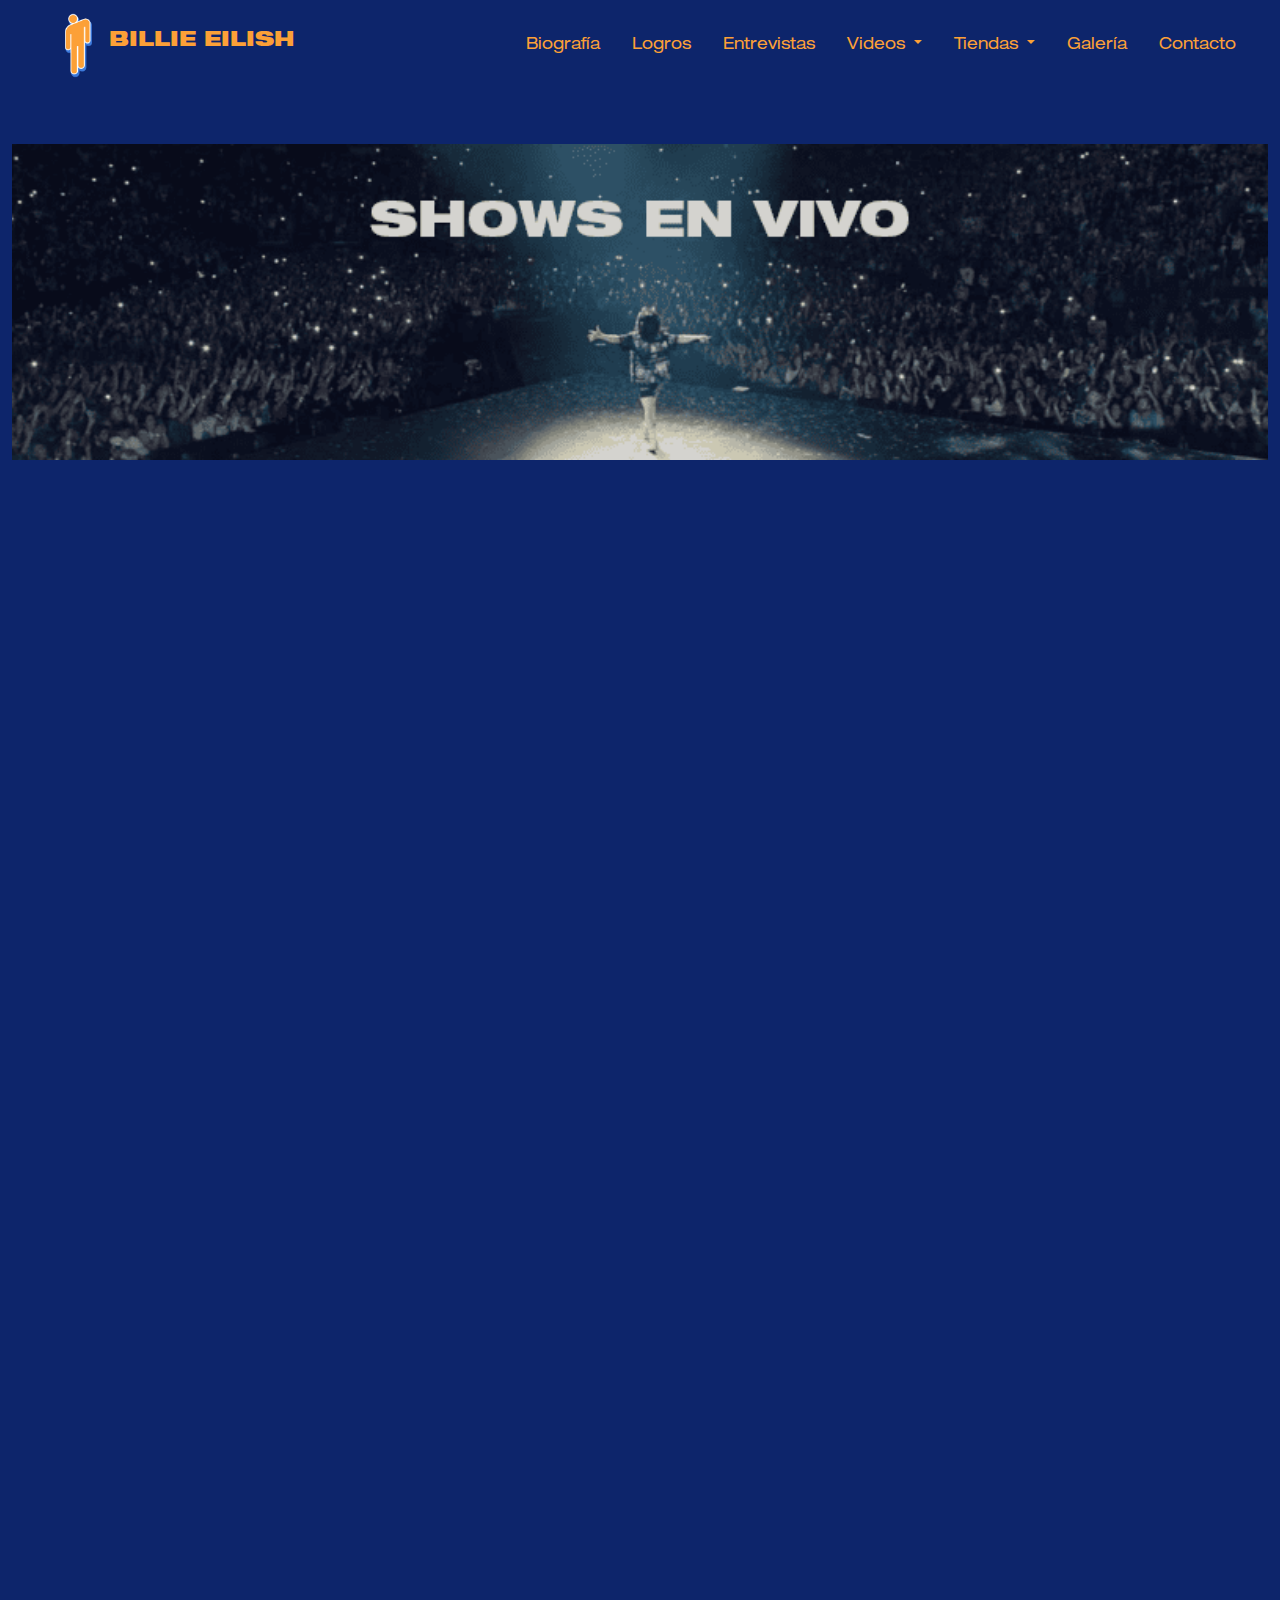
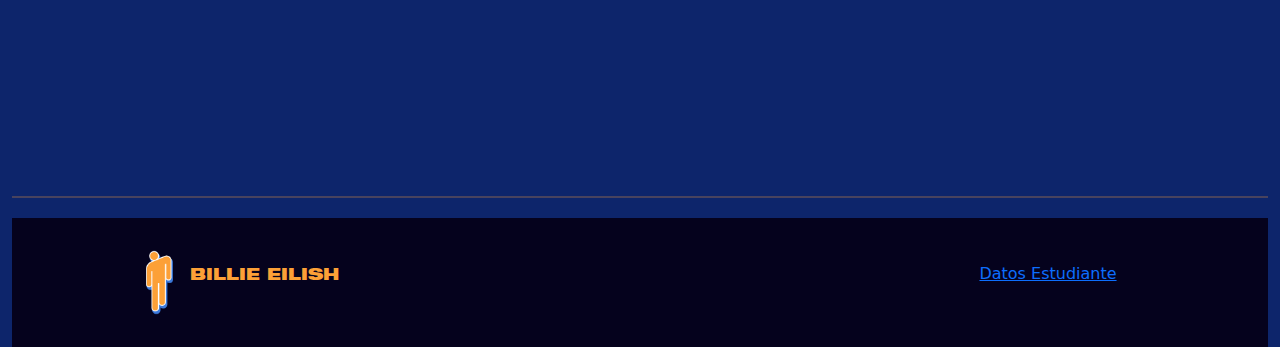
<file: subsecciones-videos/shows.html>
<!DOCTYPE html>
<html lang="es">

<head>
    <meta charset="UTF-8">
    <meta name="viewport"
          content="width=device-width, initial-scale=1.0">
    <title>Billie Eilish | Shows en vivo</title>
    <link rel="stylesheet"
          href="https://cdn.jsdelivr.net/npm/bootstrap@5.3.3/dist/css/bootstrap.min.css">
    <link rel="icon"
          href="../img/logo.png"
          type="image/png">
    <link rel="stylesheet"
          href="../css/styles.css">
</head>

<body class="columna blue">
    <!-- CONTENEDOR PRINCIPAL -->
    <div class="contenedor-pricipal container-fluid">
        <!-- INICIO DEL HEADER -->
        <header>
            <!-- MENÚ DE NAVEGACIÓN -->
            <nav class="navbar navbar-expand-lg bg-body-tertiary fixed-top blue">
                <div class="container-fluid">
                    <!-- LOGO Y TÍTULO -->
                    <a class="navbar-brand col-8 col-sm-10 col-md-3 text-center"
                       href="../index.html">
                        <div class="logo d-flex align-items-center justify-content-center">
                            <!-- IMAGEN DEL LOGO -->
                            <img src="../img/logo.png"
                                 alt="logo billie eilish">
                            <!-- NOMBRE DE LA PÁGINA -->
                            <h1>BILLIE EILISH</h1>
                        </div>
                    </a>
                    <!-- BOTÓN PARA MENÚ RESPONSIVE -->
                    <button class="navbar-toggler col-1"
                            type="button"
                            data-bs-toggle="offcanvas"
                            data-bs-target="#offcanvasNavbar"
                            aria-controls="offcanvasNavbar"
                            aria-label="Toggle navigation">
                        <span><img src="../img/dots.png"
                                 alt="menu de puntos"></span>
                    </button>
                    <!-- CONTENIDO DEL MENÚ -->
                    <div class="offcanvas offcanvas-end fondo-menu"
                         tabindex="-1"
                         id="offcanvasNavbar"
                         aria-labelledby="offcanvasNavbarLabel">
                        <div class="offcanvas-header blue">
                            <!-- ENCABEZADO DEL MENÚ -->
                            <div class="offcanvas-title logo d-flex align-items-center justify-content-center"
                                 id="offcanvasNavbarLabel">
                                <img src="../img/logo.png"
                                     alt="logo billie eilish">
                                <h5>BILLIE EILISH</h5>
                            </div>
                            <!-- BOTÓN PARA CERRAR EL MENÚ -->
                            <button type="button"
                                    class="btn-close"
                                    data-bs-dismiss="offcanvas"
                                    aria-label="Close"></button>
                        </div>
                        <!-- ELEMENTOS DEL MENÚ DE NAVEGACIÓN -->
                        <div class="offcanvas-body blue">
                            <ul class="navbar-nav justify-content-end flex-grow-1 pe-3">
                                <li class="nav-item">
                                    <a class="nav-link"
                                       href="../biografia.html">Biografía</a>
                                </li>
                                <li class="nav-item">
                                    <a class="nav-link"
                                       href="../premios.html">Logros</a>
                                </li>
                                <li class="nav-item">
                                    <a class="nav-link"
                                       href="../entrevistas.html">Entrevistas</a>
                                </li>
                                <!-- MENÚ DESPLEGABLE PARA VIDEOS -->
                                <li class="nav-item dropdown">
                                    <a class="nav-link dropdown-toggle"
                                       role="button"
                                       data-bs-toggle="dropdown"
                                       aria-expanded="false">
                                        Videos
                                    </a>
                                    <ul class="dropdown-menu blue">
                                        <li>
                                            <a class="dropdown-item"
                                               href="index.html">Discografía</a>
                                        </li>
                                        <li>
                                            <a class="dropdown-item"
                                               href="colaboraciones.html">Colaboraciones</a>
                                        </li>
                                        <li>
                                            <a class="dropdown-item"
                                               href="shows.html">Shows en vivo</a>
                                        </li>
                                    </ul>
                                </li>
                                <!-- MENÚ DESPLEGABLE PARA TIENDAS -->
                                <li class="nav-item dropdown">
                                    <a class="nav-link dropdown-toggle"
                                       role="button"
                                       data-bs-toggle="dropdown"
                                       aria-expanded="false">
                                        Tiendas
                                    </a>
                                    <ul class="dropdown-menu blue">
                                        <li>
                                            <a class="dropdown-item"
                                               href="https://store.billieeilish.com/"
                                               target="_blank">Tienda
                                                Oficial
                                            </a>
                                        </li>
                                        <li>
                                            <a class="dropdown-item"
                                               href="https://billieeilishfragrances.com/?srsltid=AfmBOop1EoSfze6_TD4CdH46yVoaUw0uvXMI5LXQlTJN9Pntm-nxkg8u"
                                               target="_blank">Fragancias
                                                Eilish
                                            </a>
                                        </li>
                                    </ul>
                                </li>
                                <li class="nav-item">
                                    <a class="nav-link"
                                       href="../galeria.html">Galería</a>
                                </li>
                                <li class="nav-item">
                                    <a class="nav-link"
                                       aria-current="page"
                                       href="../contacto.html">Contacto</a>
                                </li>
                            </ul>
                        </div>
                    </div>
                </div>
            </nav>
        </header>
        <!-- SECCIÓN PRINCIPAL -->
        <main>
            <!-- BANNER PRINCIPAL DE LA SECCIÓN SHOWS -->
            <img src="img-subsecciones/banner-shows.png"
                 alt="banner seccion Shows"
                 class="col-12">
            <!-- CONTENEDOR PRINCIPAL PARA LOS VIDEOS -->
            <div class="row align-items-center">
                <!-- PRIMER GRUPO DE VIDEOS EN DOS COLUMNAS -->
                <div class="col-12 col-md-6 mb-3 mt-4">
                    <iframe src="https://www.youtube.com/embed/szjhe5SdWYY?si=fDCMI9bXLA3FbZou"
                            title="YouTube video player"
                            allow="accelerometer; autoplay; clipboard-write; encrypted-media; gyroscope; picture-in-picture; web-share"
                            referrerpolicy="strict-origin-when-cross-origin"
                            allowfullscreen
                            class="video-shows">
                    </iframe>
                </div>
                <div class="col-12 col-md-6 mb-3 mt-4">
                    <iframe src="https://www.youtube.com/embed/hDtGsVB3y3I?si=8l1A9NOjfRWhZsVe"
                            title="YouTube video player"
                            allow="accelerometer; autoplay; clipboard-write; encrypted-media; gyroscope; picture-in-picture; web-share"
                            referrerpolicy="strict-origin-when-cross-origin"
                            allowfullscreen
                            class="video-shows">
                    </iframe>
                </div>
                <!-- PRIMER GRUPO DE VIDEOS EN TRES COLUMNAS -->
                <div class="col-12 col-md-4 mb-3">
                    <iframe src="https://www.youtube.com/embed/BRB2umnWTl8?si=3B9x15CEFkE3X28B"
                            title="YouTube video player"
                            allow="accelerometer; autoplay; clipboard-write; encrypted-media; gyroscope; picture-in-picture; web-share"
                            referrerpolicy="strict-origin-when-cross-origin"
                            allowfullscreen
                            class="video-shows">
                    </iframe>
                </div>
                <div class="col-12 col-md-4 mb-3">
                    <iframe src="https://www.youtube.com/embed/plMevc9s8So?si=6shcV4mNLehfX40o"
                            title="YouTube video player"
                            allow="accelerometer; autoplay; clipboard-write; encrypted-media; gyroscope; picture-in-picture; web-share"
                            referrerpolicy="strict-origin-when-cross-origin"
                            allowfullscreen
                            class="video-shows">
                    </iframe>
                </div>
                <div class="col-12 col-md-4 mb-3">
                    <iframe src="https://www.youtube.com/embed/X-LkaUfjtLo?si=hZVpAz7-lVPAg8Jb"
                            title="YouTube video player"
                            allow="accelerometer; autoplay; clipboard-write; encrypted-media; gyroscope; picture-in-picture; web-share"
                            referrerpolicy="strict-origin-when-cross-origin"
                            allowfullscreen
                            class="video-shows">
                    </iframe>
                </div>
                <!-- SEGUNDO GRUPO DE VIDEOS EN DOS COLUMNAS -->
                <div class="col-12 col-md-6 mb-3">
                    <iframe src="https://www.youtube.com/embed/fwC30E1IVKQ?si=OXka-t4I2cv9tdTX"
                            title="YouTube video player"
                            allow="accelerometer; autoplay; clipboard-write; encrypted-media; gyroscope; picture-in-picture; web-share"
                            referrerpolicy="strict-origin-when-cross-origin"
                            allowfullscreen
                            class="video-shows">
                    </iframe>
                </div>
                <div class="col-12 col-md-6 mb-3">
                    <iframe src="https://www.youtube.com/embed/Vr-jfqR27VI?si=9F4NI7NZTuZueuz-"
                            title="YouTube video player"
                            allow="accelerometer; autoplay; clipboard-write; encrypted-media; gyroscope; picture-in-picture; web-share"
                            referrerpolicy="strict-origin-when-cross-origin"
                            allowfullscreen
                            class="video-shows">
                    </iframe>
                </div>
                <!-- TERCER GRUPO DE VIDEOS EN TRES COLUMNAS-->
                <div class="col-12 col-md-4 mb-3">
                    <iframe src="https://www.youtube.com/embed/OBJ8JALSEXk?si=f2Xu458mbJROyEa0"
                            title="YouTube video player"
                            allow="accelerometer; autoplay; clipboard-write; encrypted-media; gyroscope; picture-in-picture; web-share"
                            referrerpolicy="strict-origin-when-cross-origin"
                            allowfullscreen
                            class="video-shows">
                    </iframe>
                </div>
                <div class="col-12 col-md-4 mb-3">
                    <iframe src="https://www.youtube.com/embed/86OLKVC7mUE?si=kLLoah5CSievaAbQ"
                            title="YouTube video player"
                            allow="accelerometer; autoplay; clipboard-write; encrypted-media; gyroscope; picture-in-picture; web-share"
                            referrerpolicy="strict-origin-when-cross-origin"
                            allowfullscreen
                            class="video-shows">
                    </iframe>
                </div>
                <div class="col-12 col-md-4 mb-3">
                    <iframe src="https://www.youtube.com/embed/Tflvt8bBz9k?si=wOY75KC1A4fq5KPd"
                            title="YouTube video player"
                            allow="accelerometer; autoplay; clipboard-write; encrypted-media; gyroscope; picture-in-picture; web-share"
                            referrerpolicy="strict-origin-when-cross-origin"
                            allowfullscreen
                            class="video-shows">
                    </iframe>
                </div>
            </div>
            <hr>
        </main>
        <!-- FOOTER -->
        <footer id="footer-info"
                class="d-flex flex-wrap justify-content-between align-items-center py-3 my-4">
            <!-- CONTENEDOR PRINCIPAL DEL FOOTER -->

            <div class="col-12 col-lg-4 d-flex align-items-center justify-content-center">
                <!-- SECCIÓN IZQUIERDA LOGO -->
                <a class="navbar-brand col-8 col-sm-10 col-md-3 text-center"
                   href="../index.html">
                    <div class="logo d-flex align-items-center justify-content-center">
                        <!-- LOGO -->
                        <img src="../img/logo.png"
                             alt="logo billie eilish">
                        <h5>BILLIE EILISH</h5>
                    </div>
                </a>
            </div>

            <div class="col-12 col-lg-4 d-flex align-items-center justify-content-center text-center">
                <!-- SECCIÓN DERECHA ENLACE A PÁGINA SECUNDARIA -->
                <p class="col-6">
                    <a href="../estudiante.html">Datos Estudiante</a>
                </p>
            </div>
        </footer>
        <!-- IMPORTACIÓN DE LA LIBRERÍA DE BOOTSTRAP PARA DISEÑO Y FUNCIONALIDADES JS -->
        <script src="https://cdn.jsdelivr.net/npm/bootstrap@5.3.3/dist/js/bootstrap.bundle.min.js"></script>
    </div>
</body>

</html>
</file>
<file: css/styles.css>
@font-face {
    font-family: 'Helvetica Neue 93';
    src: url(fonts/helvetica-neue/Helvetica\ Neue\ LT\ Std\ 93\ Black\ Extended.otf);
}

@font-face {
    font-family: 'Helvetica Neue 53';
    src: url(fonts/helvetica-neue/Helvetica\ Neue\ LT\ Std\ 53\ Extended.otf);
}

* {
    box-sizing: border-box;
}

.neue-93-light {
    font-family: 'Helvetica Neue 93';
    color: #fdf3ea;
    font-size: 1em;
    margin: 1em 0.5em;
}

.font-sm {
    font-size: 0.7em;
    margin-bottom: 0;
}

.neue-93-dark {
    font-family: 'Helvetica Neue 93';
    color: #05021d !important;
}

.neue-53-light {
    font-family: 'Helvetica Neue 53';
    color: #fdf3ea;
    font-size: 1em;
    margin: 1em;
}

.blue {
    background: #0d256b !important;
}

.orange {
    color: #fca037;
}

.dark {
    color: #050215;
}

.columna {
    display: flex;
    flex-direction: column;
    align-items: center;
    justify-content: center;
}

.contenedor-pricipal {
    max-width: 1300px;
}

main {
    margin-top: 6em;
}

h1,
h5 {
    color: #fca037;
    font-family: 'Helvetica Neue 93';
    font-size: 1em;
}

button.navbar-toggler {
    border: none;
}

a.nav-link {
    font-family: 'Helvetica Neue 53';
    color: #fca037;
    padding: 0.2em 1em !important;
}

a.dropdown-item,
.form-check-label {
    color: #fca037;
    font-family: 'Helvetica Neue 53';
}

ul.dropdown-menu {
    border: none;
}

.logo img {
    height: 65px;
}

/* ESTILOS HOME */

.reproductor-musica {
    display: flex;
    margin-bottom: 1.5em;
}

.estado-cancion {
    width: 100%;
    padding: 1em;
    background: #fca037;
    border-radius: 2em;
    display: flex;
    justify-content: center;
}

.btn-musica {
    background-color: rgba(240, 248, 255, 0);
    border: none;
}

.btn-comenzar,
.btn-enviar {
    background-color: #fca037;
    border-radius: 2em;
    border: none;
    margin: 1em;
    padding: 0.5em 1em;
    box-shadow: 0 4px 6px rgba(0, 0, 0, 0.2);
}

#nombre-cancion {
    font-size: 1em;
    margin: 0;
    padding: 0;
}

.img-billie-landing {
    max-width: 800px;
    width: 100%;
}

.oculto {
    display: none;
}

/* ESTILOS BIOGRAFÍA */

hr {
    border: none;
    height: 2px;
    background-color: #fca037;
    margin: 20px 0;
}

/* ESTILOS PREMIOS */

.flex-row {
    display: flex;
}

.flex-row a img {
    width: 60px;
}

#footer-info {
    background-color: #05021d;
    padding: 1em;
    margin: 0 !important;
}

footer div,
footer ul {
    padding: 0.5em;
}

/* Entrevistas */
.video-entrevistas,
.videos-musicales,
.videos-collabs {
    width: 100%;
    height: 400px;
}

/* COLLABS */

.card {
    background-color: #fca037;
    border-color: #fca037;

}

/* SHOWS EN VIVO */

.video-shows {
    width: 100%;
    height: 300px;
}

/* CONTACTO */
form {
    padding: 1em;
}

.form-control,
.form-select {
    background-color: #fca0372f;
    border-color: #fca037;
}

input.form-control::placeholder,
.form-select,
#nombre-usuario,
#apellido-usuario,
#email-usuario {
    font-family: 'Helvetica Neue 53';
    color: #fca037;
}

/* GALERÍA */
h2.orange {
    font-size: 2em;
}

/* ESTUDIANTE */
.datos-estudiante ul,
.datos-proyecto ul {
    list-style: none;
}

.datos-estudiante img {
    padding: 0;
    border-radius: 15%;
    box-shadow: 0 8px 8px rgba(0, 0, 0, 0.2);
}



.datos-proyecto img {
    height: 90px;
    margin: 0.2em 0;
}

@media (min-width: 992px) {
    main {
        margin-top: 9em;
    }

    .neue-93-light {
        font-size: 1.6em;
    }

    .datos-estudiante .neue-53-light,
    .datos-proyecto .neue-53-light {
        font-size: 1.2em;
    }

    .bx-sm {
        font-size: 2.5rem !important;
    }

    /* GALERÍA */
    h2.orange {
        font-size: 3em;
    }

    form {
        max-width: 900px;
        padding: 4em;
    }
}
</file>
